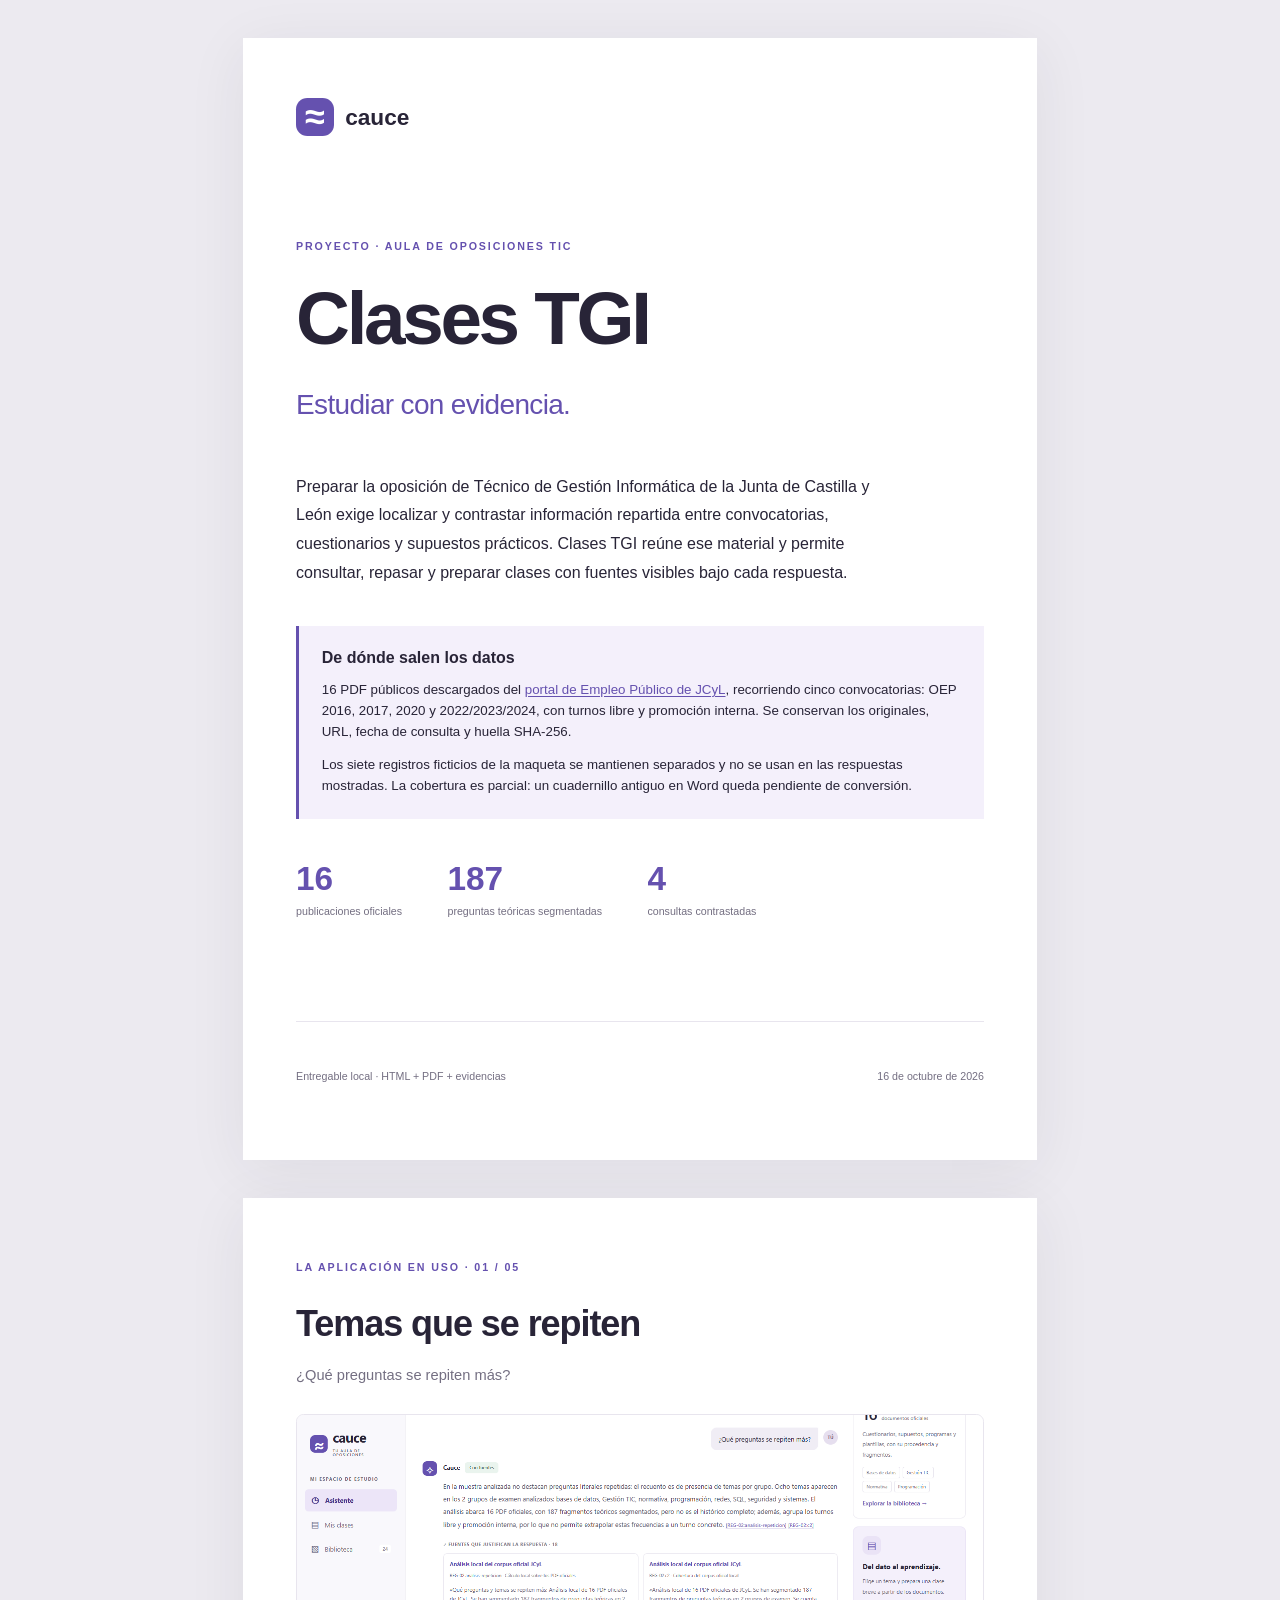
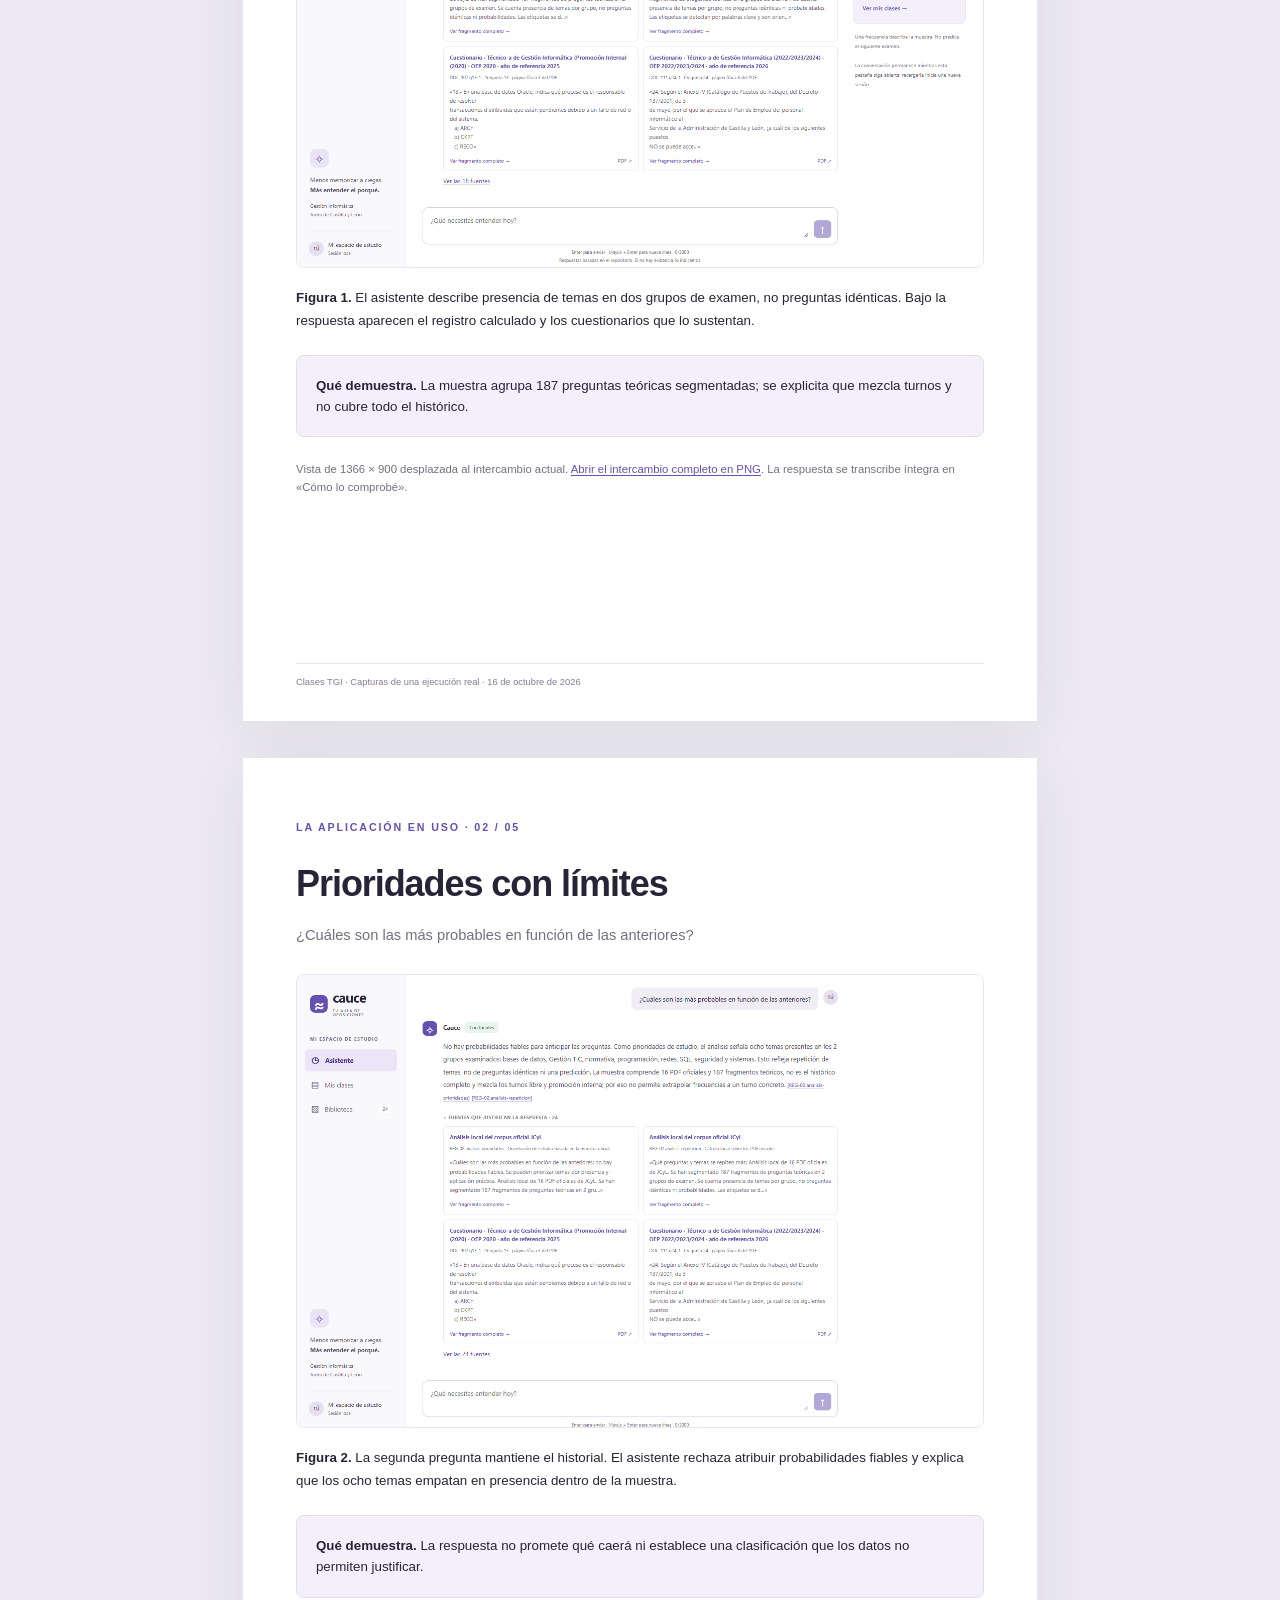
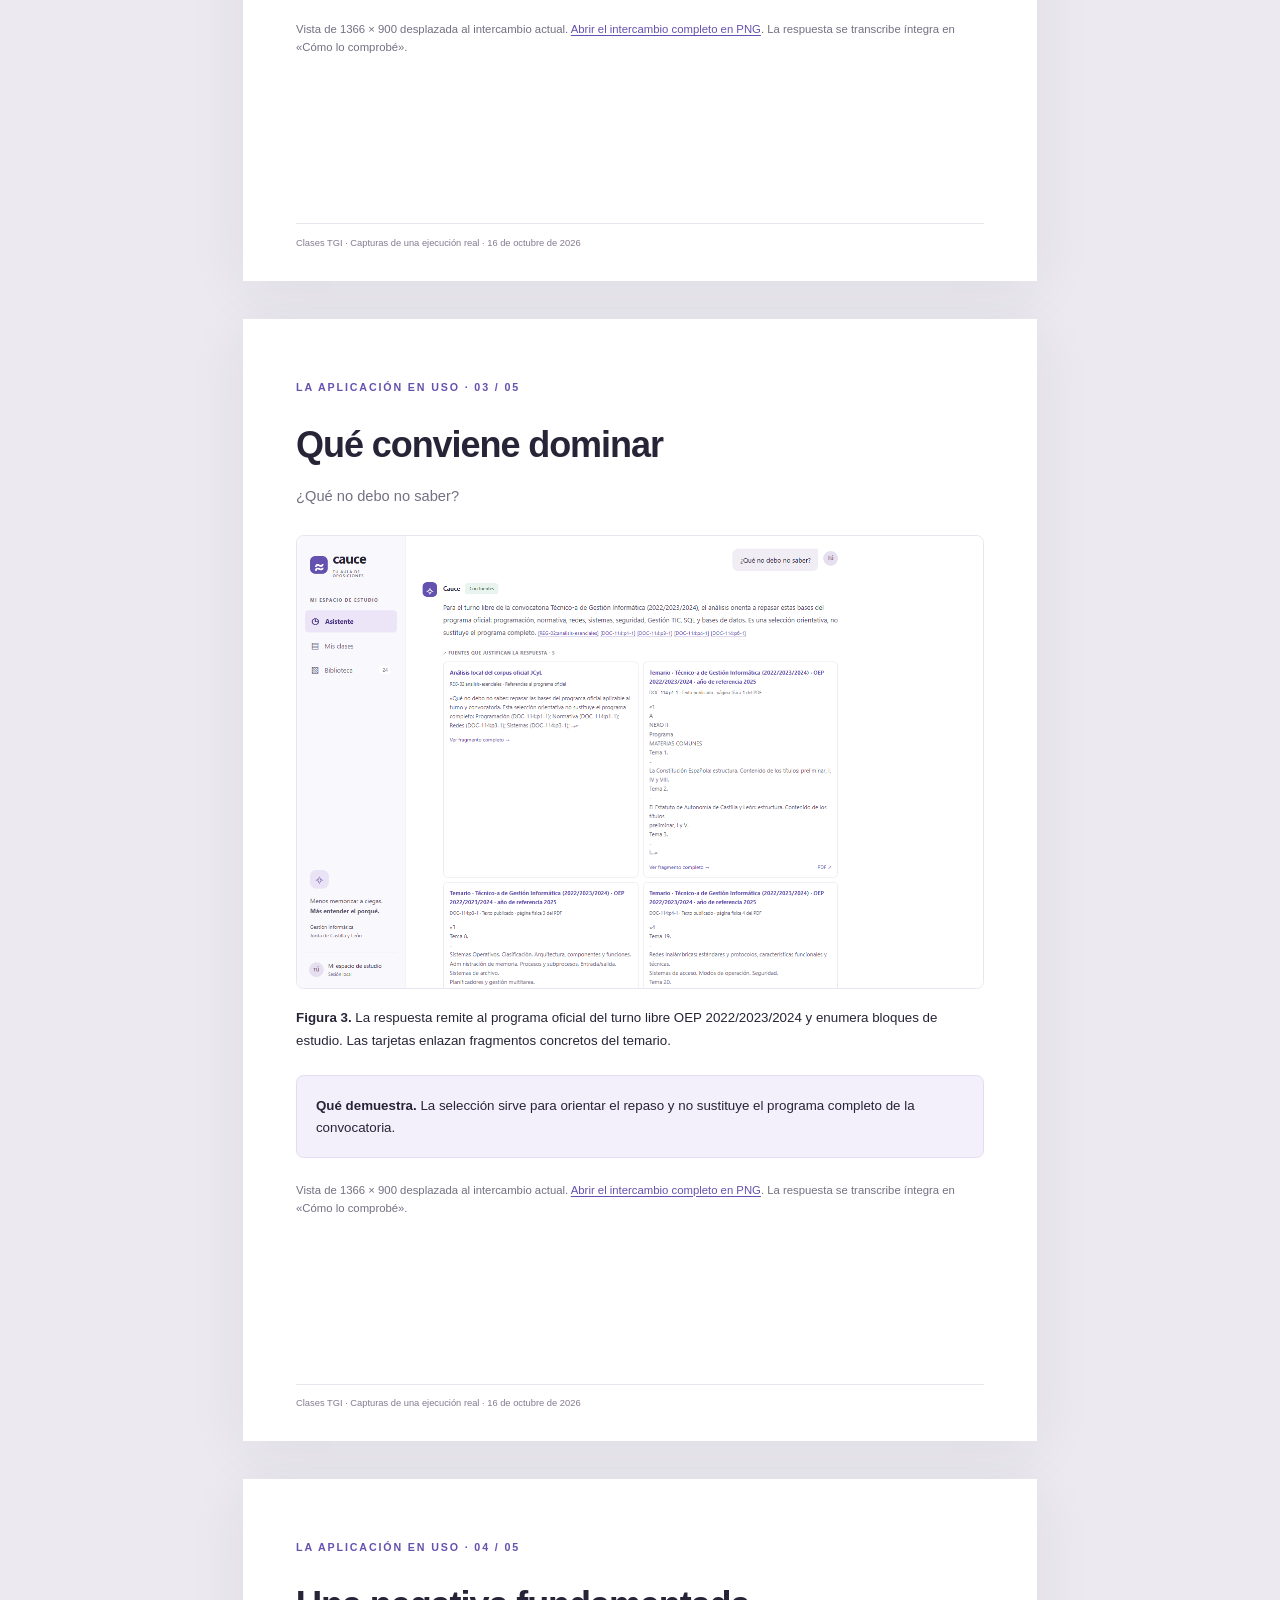
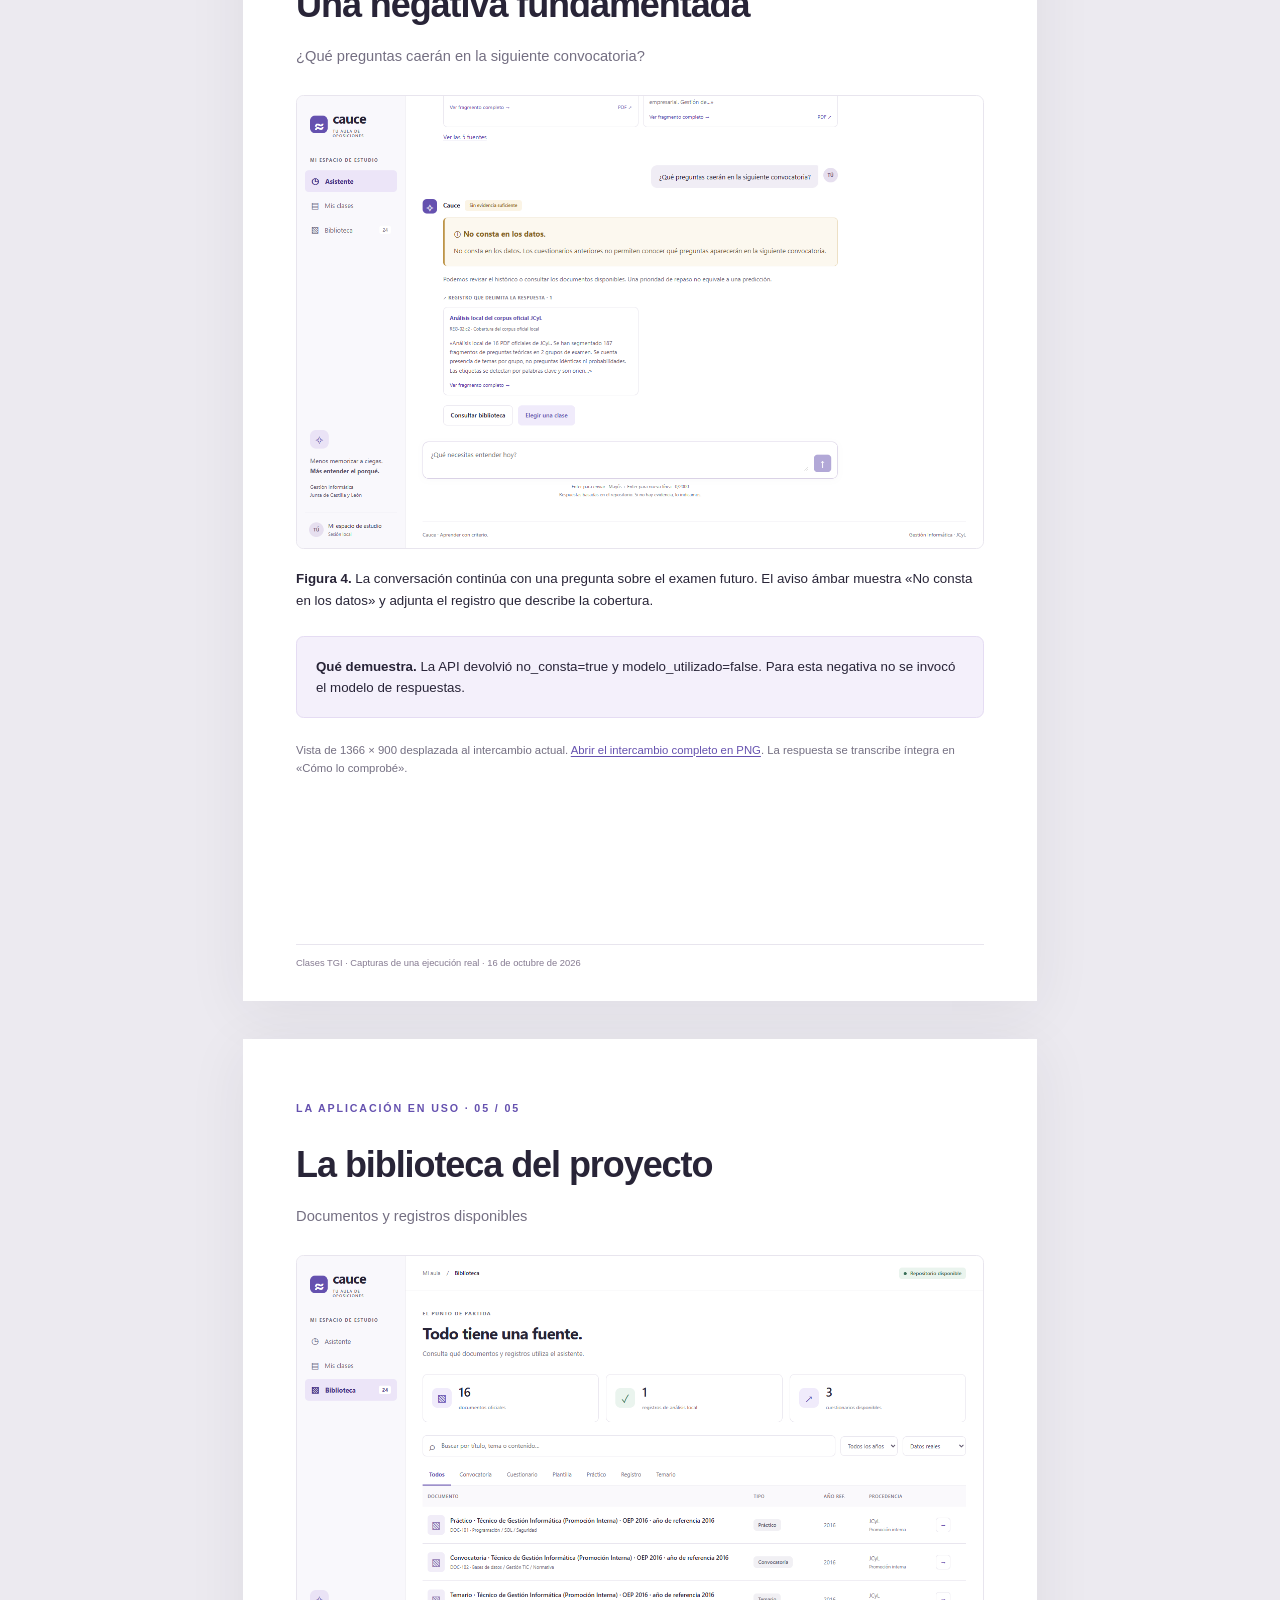
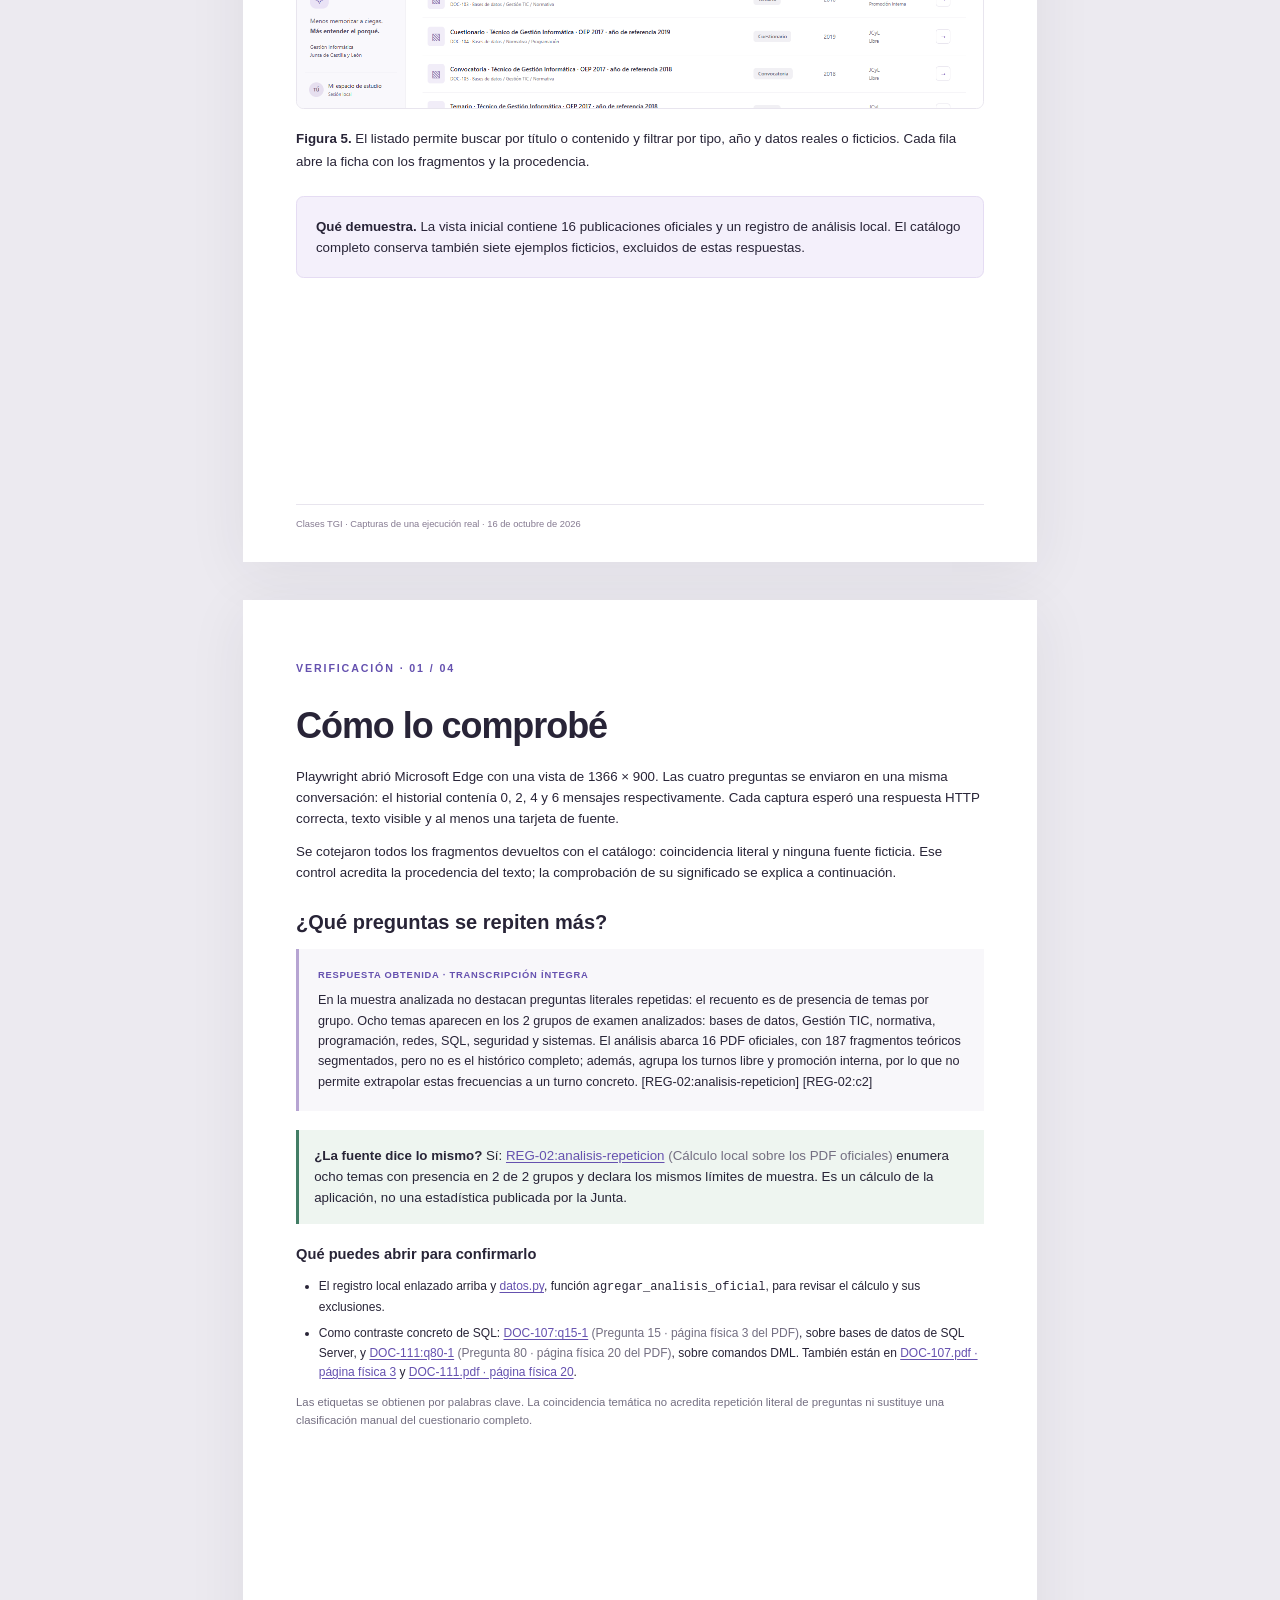
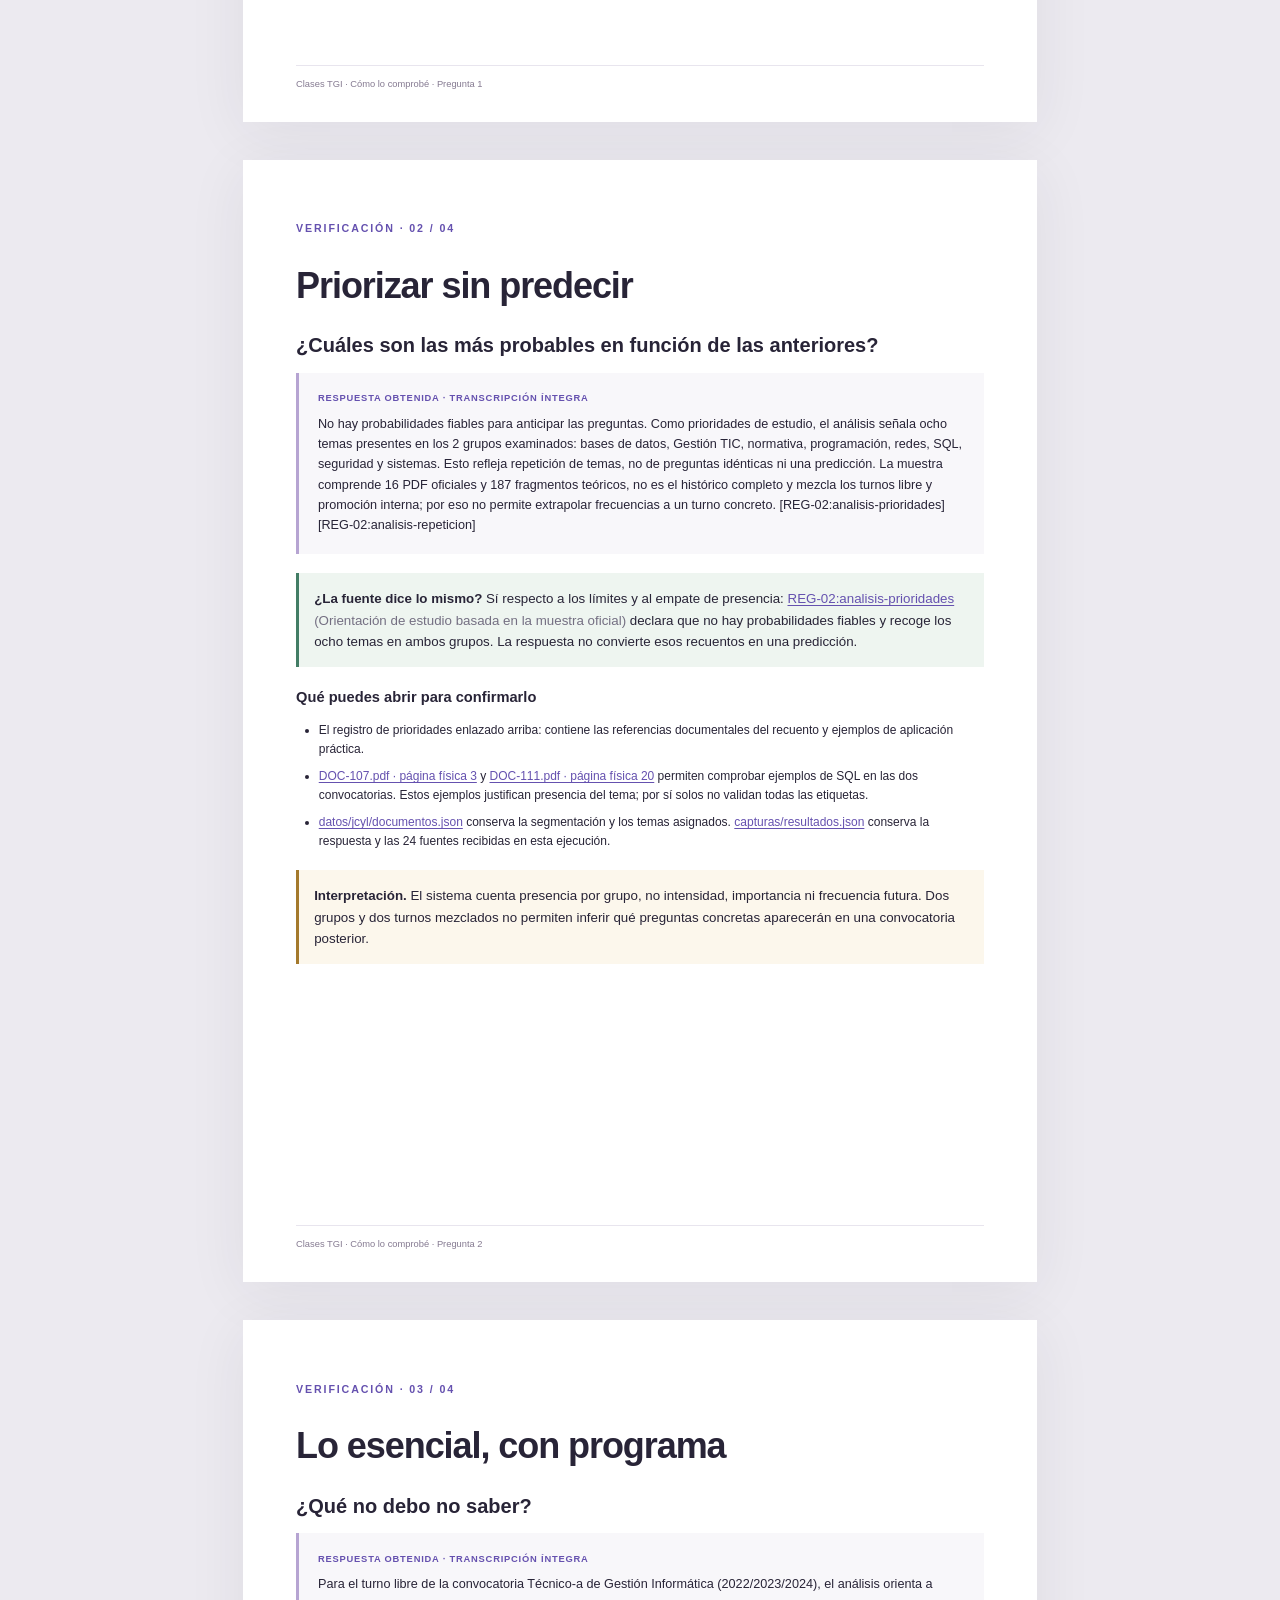
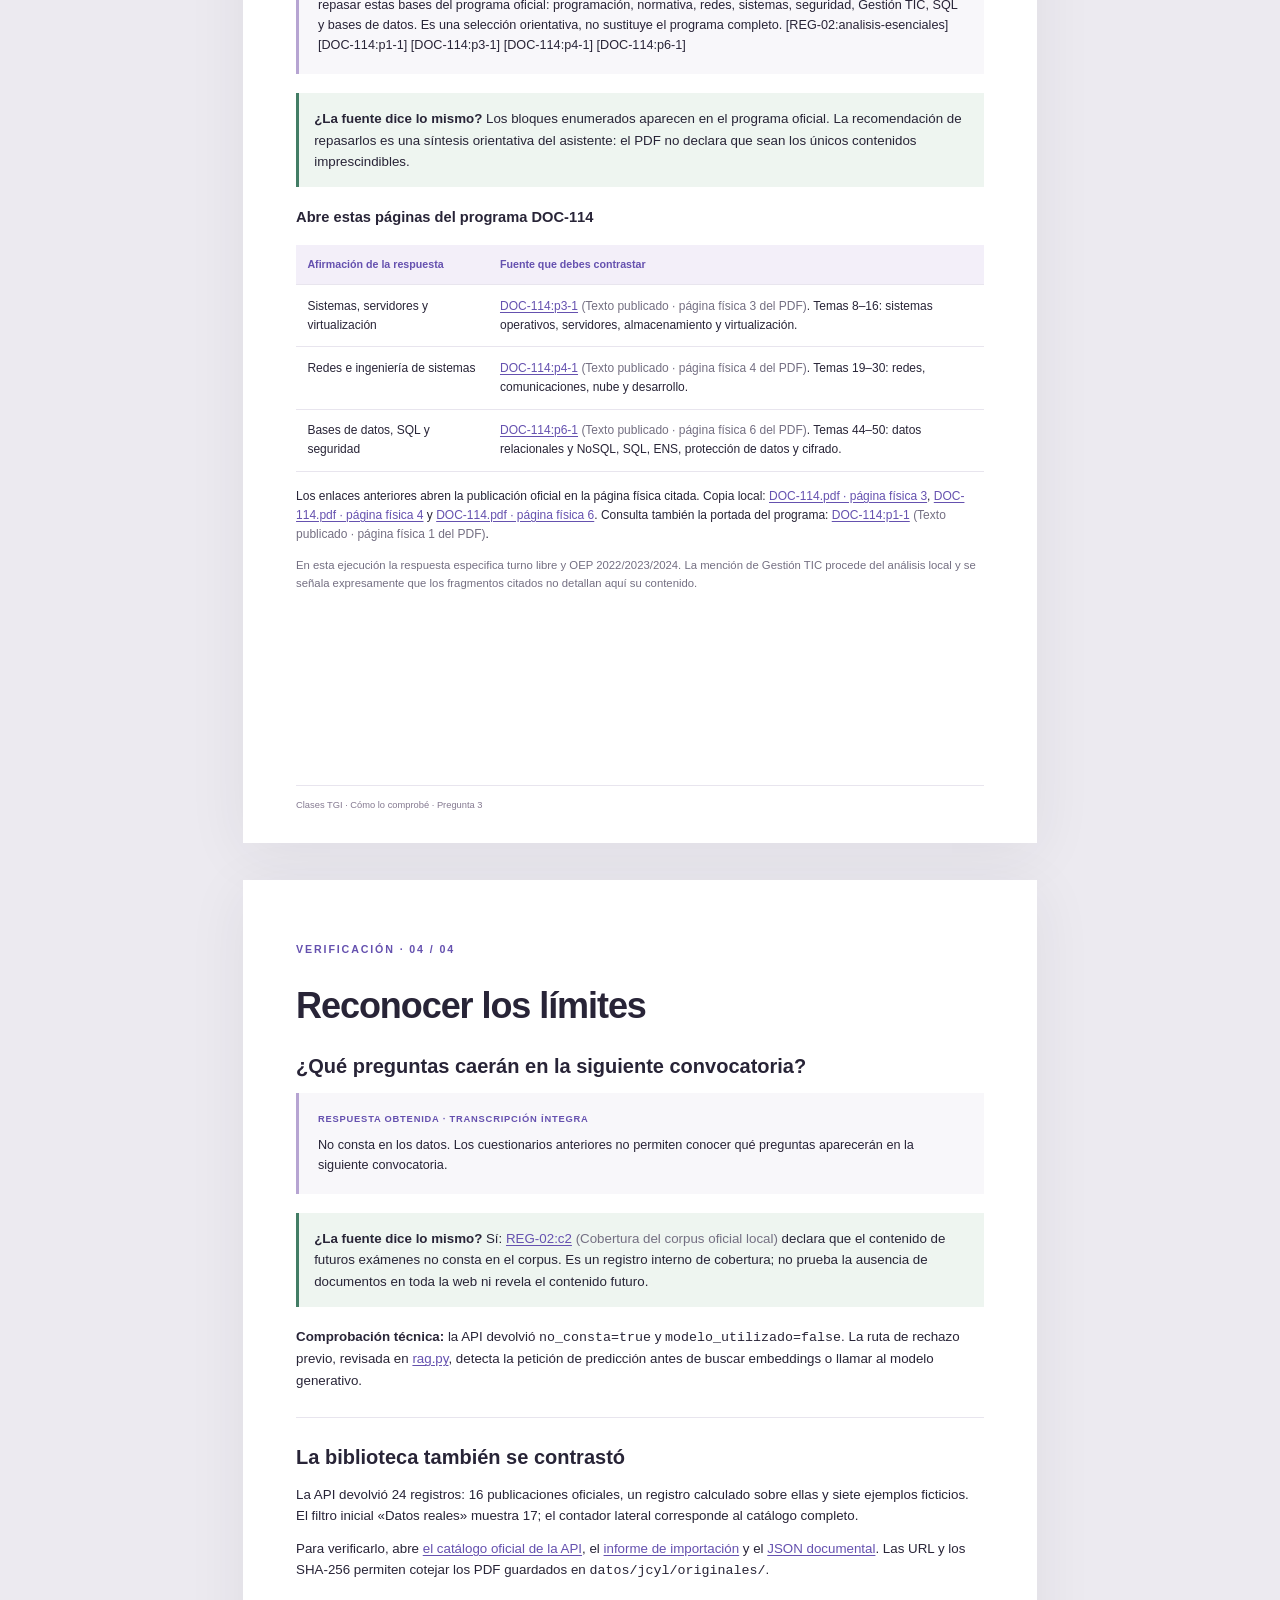
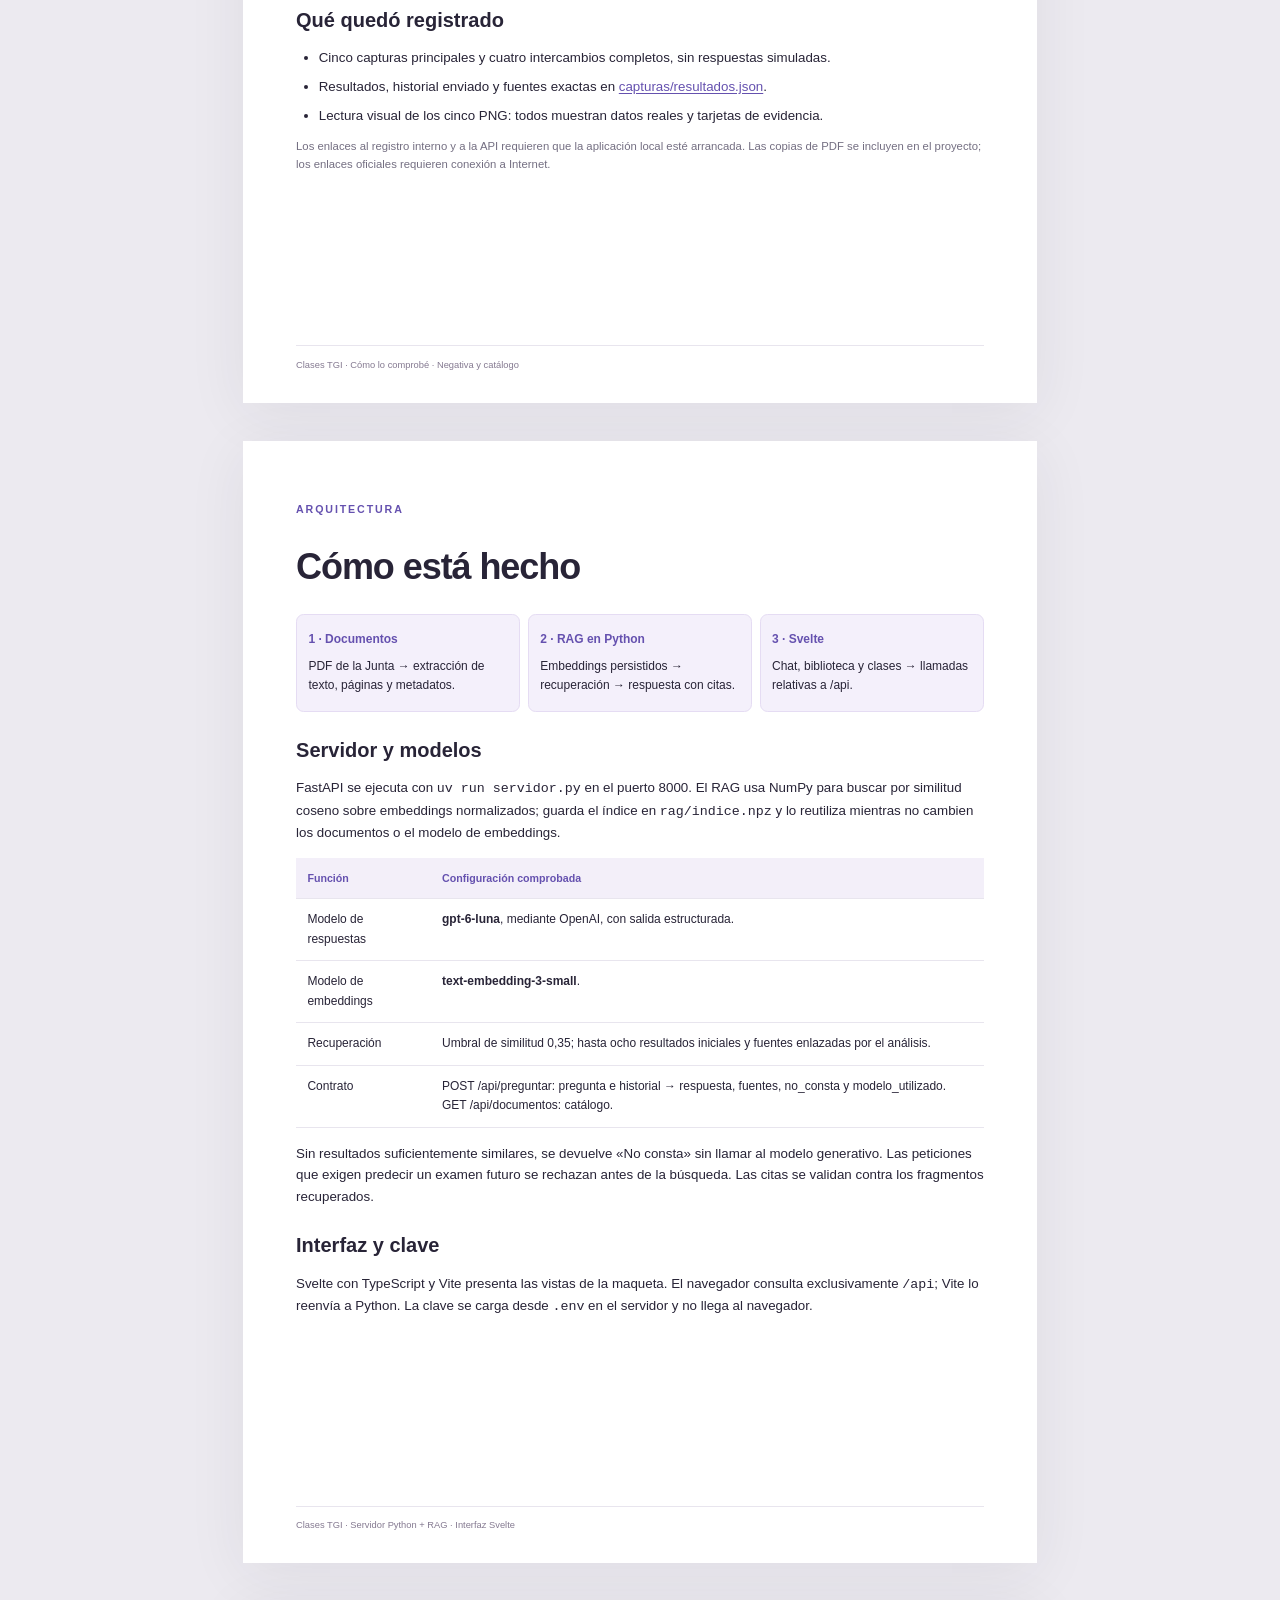
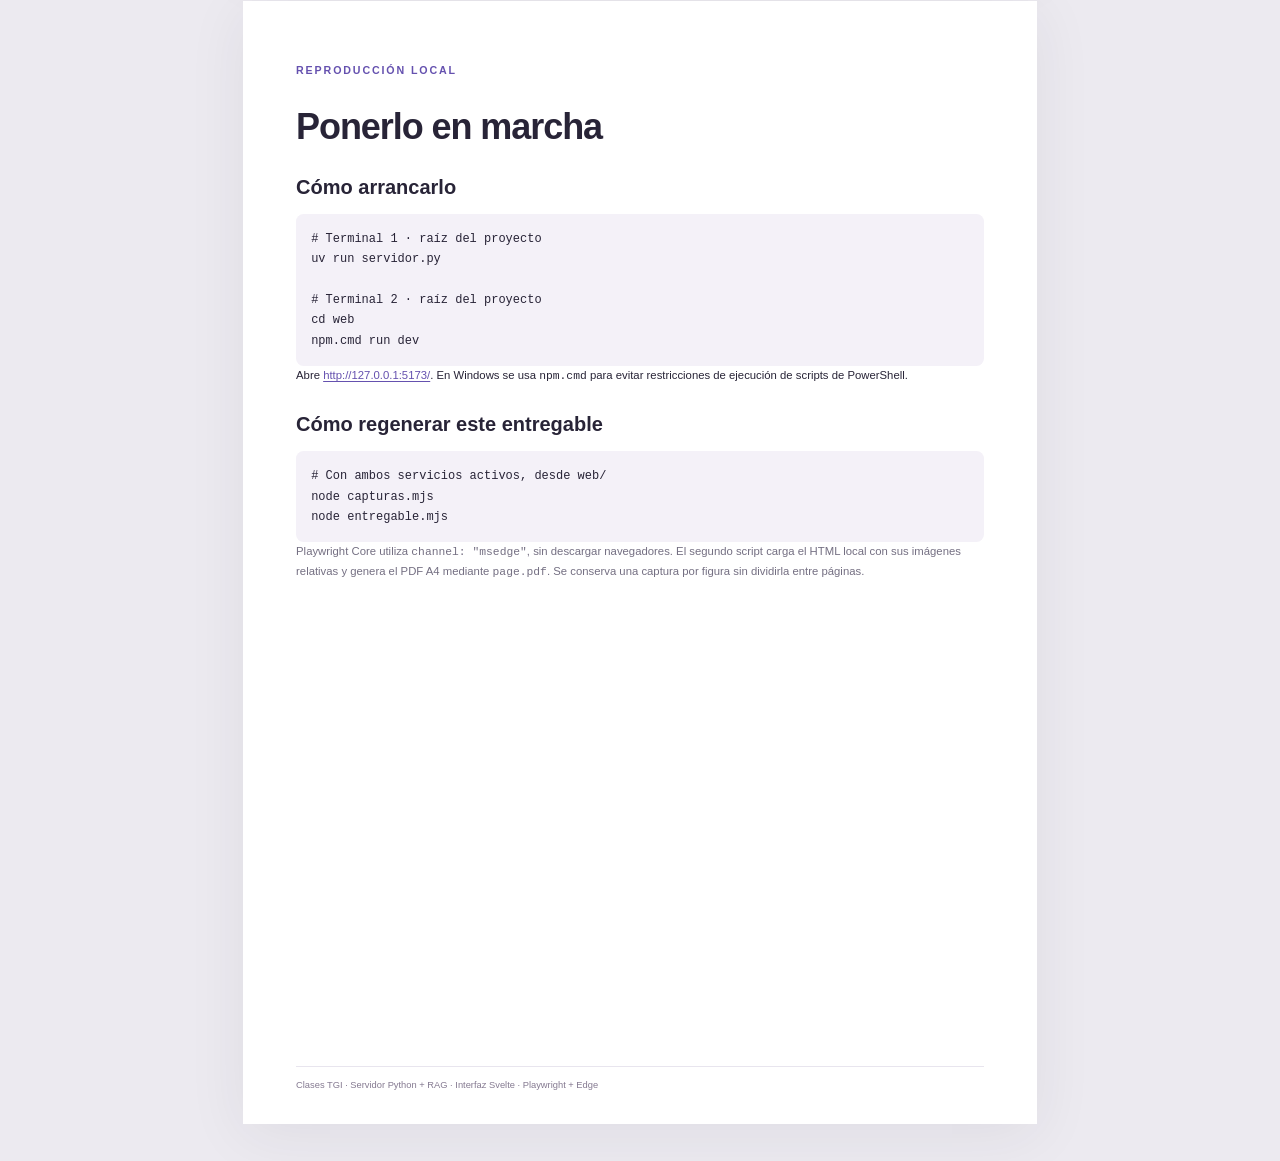
<file: entregable.html>
<!doctype html>
<html lang="es"><head><meta charset="utf-8"><meta name="viewport" content="width=device-width, initial-scale=1"><title>Clases TGI · Entregable</title>
<style>
@page{size:A4;margin:16mm 14mm}*{box-sizing:border-box}html{background:#eceaf0}body{margin:0;color:#282437;font-family:"Segoe UI",Arial,sans-serif;font-size:10pt;line-height:1.6;-webkit-print-color-adjust:exact;print-color-adjust:exact}main{max-width:210mm;margin:0 auto}.sheet{position:relative;background:white;padding:16mm 14mm 20mm;min-height:297mm;break-after:page}.sheet:last-child{break-after:auto}h1,h2,h3,p{margin:0}h1,h2,h3{line-height:1.2}h1{font-size:56pt;letter-spacing:-2.5pt;font-weight:650}h2{font-size:27pt;letter-spacing:-.8pt;margin:7mm 0 5mm}h3{font-size:15pt;margin:7mm 0 4mm;font-weight:650}h4{font-size:11pt;margin:5mm 0 2mm}p+p{margin-top:3mm}a{color:#6551af;text-decoration:underline;text-underline-offset:2px;overflow-wrap:anywhere}.muted{color:#746f82}.small{font-size:8.5pt}.kicker,.label{font-size:8pt;color:#6551af;letter-spacing:1.4pt;font-weight:700}.label{font-size:7pt;letter-spacing:.6pt;text-transform:uppercase;display:block;margin-bottom:2mm}.intro{font-size:11pt;color:#746f82;margin-bottom:7mm}.brand{display:flex;align-items:center;gap:3mm;font-size:17pt;font-weight:650}.brand span{background:#6551af;color:white;border-radius:3mm;width:10mm;height:10mm;text-align:center;line-height:10mm;font-size:27pt}.cover{display:flex;flex-direction:column}.cover .kicker{margin-top:27mm}.cover h1{margin:5mm 0}.cover .tagline{font-size:21pt;color:#6551af;margin-bottom:9mm;letter-spacing:-.5pt}.cover .problema{max-width:160mm;font-size:12pt;line-height:1.8}.data-box{border-left:1mm solid #6551af;background:#f4f0fb;padding:6mm;margin-top:10mm}.data-box h3{font-size:12pt;margin:0 0 3mm}.stats{display:flex;gap:12mm;margin-top:10mm}.stats strong{font-size:25pt;display:block;line-height:1.3;color:#6551af}.stats span{font-size:8pt;color:#746f82}.cover-bottom{margin-top:auto;padding-top:12mm;display:flex;justify-content:space-between;border-top:1px solid #e8e5ee;font-size:8pt;color:#746f82}.folio{position:absolute;bottom:8mm;left:14mm;right:14mm;color:#857a91;font-size:7pt;border-top:1px solid #e8e5ee;padding-top:3mm}figure{margin:0;break-inside:avoid;page-break-inside:avoid}figure img{display:block;width:100%;height:auto;border:1px solid #e8e5ee;border-radius:2mm;object-fit:contain;break-inside:avoid;page-break-inside:avoid}figcaption{font-size:10pt;margin-top:5mm;line-height:1.7}.nota{padding:5mm;background:#f4f0fb;border:1px solid #e5dcf3;border-radius:2mm;margin:6mm 0}.respuesta{padding:5mm;background:#f8f7fa;border-left:1mm solid #b6a4d2;margin:4mm 0;font-size:9.5pt;overflow-wrap:anywhere}.respuesta p{white-space:pre-wrap}.veredicto{border-left:1mm solid #427d65;background:#eef5f0;padding:4mm;margin:5mm 0}.veredicto.limite{border-color:#a4792c;background:#fcf7ec}ul,ol{padding-left:6mm;margin:3mm 0}li+li{margin-top:2mm}table{width:100%;border-collapse:collapse;margin:4mm 0;font-size:9pt}th{text-align:left;background:#f3eff9;color:#6551af;font-size:8pt}th,td{padding:3mm;border-bottom:1px solid #e8e5ee;vertical-align:top}tr{break-inside:avoid}.code{white-space:pre-wrap;background:#f4f1f8;padding:4mm;border-radius:2mm;font:9pt/1.7 Consolas,monospace}.pipeline{display:flex;gap:2mm;align-items:stretch;margin:7mm 0}.pipeline div{flex:1;padding:4mm 3mm;background:#f4f0fb;border:1px solid #e5dcf3;border-radius:2mm;font-size:9pt}.pipeline strong{display:block;color:#6551af;margin-bottom:2mm}.source-list{font-size:9pt}.rule{height:1px;background:#e8e5ee;margin:7mm 0}.tabla-evidencia td:first-child{width:28%}.print-note{font-size:8pt;color:#746f82;margin-top:5mm}
@media screen{.sheet{margin:10mm 0;box-shadow:0 3mm 15mm #28243712}}@media print{html{background:white}main{max-width:none}.sheet{padding:0 0 13mm;min-height:261mm;margin:0;box-shadow:none}.folio{left:0;right:0;bottom:0}.cover{min-height:261mm}a{color:#493487}}
</style></head><body><main>
<section class="sheet cover"><div class="brand"><span>≈</span> cauce</div><div class="kicker">PROYECTO · AULA DE OPOSICIONES TIC</div><h1>Clases TGI</h1><p class="tagline">Estudiar con evidencia.</p><p class="problema">Preparar la oposición de Técnico de Gestión Informática de la Junta de Castilla y León exige localizar y contrastar información repartida entre convocatorias, cuestionarios y supuestos prácticos. Clases TGI reúne ese material y permite consultar, repasar y preparar clases con fuentes visibles bajo cada respuesta.</p><div class="data-box"><h3>De dónde salen los datos</h3><p>16 PDF públicos descargados del <a href="https://empleopublico.jcyl.es/web/es/empleo-publico/convocatorias.html">portal de Empleo Público de JCyL</a>, recorriendo cinco convocatorias: OEP 2016, 2017, 2020 y 2022/2023/2024, con turnos libre y promoción interna. Se conservan los originales, URL, fecha de consulta y huella SHA-256.</p><p>Los siete registros ficticios de la maqueta se mantienen separados y no se usan en las respuestas mostradas. La cobertura es parcial: un cuadernillo antiguo en Word queda pendiente de conversión.</p></div><div class="stats"><div><strong>16</strong><span>publicaciones oficiales</span></div><div><strong>187</strong><span>preguntas teóricas segmentadas</span></div><div><strong>4</strong><span>consultas contrastadas</span></div></div><div class="cover-bottom"><span>Entregable local · HTML + PDF + evidencias</span><span>16 de octubre de 2026</span></div></section>
<section class="sheet pantalla"><div class="kicker">LA APLICACIÓN EN USO · 01 / 05</div><h2>Temas que se repiten</h2><p class="intro">¿Qué preguntas se repiten más?</p><figure><img src="capturas/01-repetidas.png" width="1366" height="900" alt="Temas que se repiten: captura real de la aplicación con datos del servidor"><figcaption><strong>Figura 1.</strong> El asistente describe presencia de temas en dos grupos de examen, no preguntas idénticas. Bajo la respuesta aparecen el registro calculado y los cuestionarios que lo sustentan.</figcaption></figure><div class="nota"><strong>Qué demuestra.</strong> La muestra agrupa 187 preguntas teóricas segmentadas; se explicita que mezcla turnos y no cubre todo el histórico.</div><p class="small muted">Vista de 1366 × 900 desplazada al intercambio actual. <a href="capturas/01-repetidas-completa.png">Abrir el intercambio completo en PNG</a>. La respuesta se transcribe íntegra en «Cómo lo comprobé».</p><div class="folio">Clases TGI · Capturas de una ejecución real · 16 de octubre de 2026</div></section>
<section class="sheet pantalla"><div class="kicker">LA APLICACIÓN EN USO · 02 / 05</div><h2>Prioridades con límites</h2><p class="intro">¿Cuáles son las más probables en función de las anteriores?</p><figure><img src="capturas/02-probables.png" width="1366" height="900" alt="Prioridades con límites: captura real de la aplicación con datos del servidor"><figcaption><strong>Figura 2.</strong> La segunda pregunta mantiene el historial. El asistente rechaza atribuir probabilidades fiables y explica que los ocho temas empatan en presencia dentro de la muestra.</figcaption></figure><div class="nota"><strong>Qué demuestra.</strong> La respuesta no promete qué caerá ni establece una clasificación que los datos no permiten justificar.</div><p class="small muted">Vista de 1366 × 900 desplazada al intercambio actual. <a href="capturas/02-probables-completa.png">Abrir el intercambio completo en PNG</a>. La respuesta se transcribe íntegra en «Cómo lo comprobé».</p><div class="folio">Clases TGI · Capturas de una ejecución real · 16 de octubre de 2026</div></section>
<section class="sheet pantalla"><div class="kicker">LA APLICACIÓN EN USO · 03 / 05</div><h2>Qué conviene dominar</h2><p class="intro">¿Qué no debo no saber?</p><figure><img src="capturas/03-imprescindibles.png" width="1366" height="900" alt="Qué conviene dominar: captura real de la aplicación con datos del servidor"><figcaption><strong>Figura 3.</strong> La respuesta remite al programa oficial del turno libre OEP 2022/2023/2024 y enumera bloques de estudio. Las tarjetas enlazan fragmentos concretos del temario.</figcaption></figure><div class="nota"><strong>Qué demuestra.</strong> La selección sirve para orientar el repaso y no sustituye el programa completo de la convocatoria.</div><p class="small muted">Vista de 1366 × 900 desplazada al intercambio actual. <a href="capturas/03-imprescindibles-completa.png">Abrir el intercambio completo en PNG</a>. La respuesta se transcribe íntegra en «Cómo lo comprobé».</p><div class="folio">Clases TGI · Capturas de una ejecución real · 16 de octubre de 2026</div></section>
<section class="sheet pantalla"><div class="kicker">LA APLICACIÓN EN USO · 04 / 05</div><h2>Una negativa fundamentada</h2><p class="intro">¿Qué preguntas caerán en la siguiente convocatoria?</p><figure><img src="capturas/04-no-consta.png" width="1366" height="900" alt="Una negativa fundamentada: captura real de la aplicación con datos del servidor"><figcaption><strong>Figura 4.</strong> La conversación continúa con una pregunta sobre el examen futuro. El aviso ámbar muestra «No consta en los datos» y adjunta el registro que describe la cobertura.</figcaption></figure><div class="nota"><strong>Qué demuestra.</strong> La API devolvió no_consta=true y modelo_utilizado=false. Para esta negativa no se invocó el modelo de respuestas.</div><p class="small muted">Vista de 1366 × 900 desplazada al intercambio actual. <a href="capturas/04-no-consta-completa.png">Abrir el intercambio completo en PNG</a>. La respuesta se transcribe íntegra en «Cómo lo comprobé».</p><div class="folio">Clases TGI · Capturas de una ejecución real · 16 de octubre de 2026</div></section>
<section class="sheet pantalla"><div class="kicker">LA APLICACIÓN EN USO · 05 / 05</div><h2>La biblioteca del proyecto</h2><p class="intro">Documentos y registros disponibles</p><figure><img src="capturas/05-documentos.png" width="1366" height="900" alt="La biblioteca del proyecto: captura real de la aplicación con datos del servidor"><figcaption><strong>Figura 5.</strong> El listado permite buscar por título o contenido y filtrar por tipo, año y datos reales o ficticios. Cada fila abre la ficha con los fragmentos y la procedencia.</figcaption></figure><div class="nota"><strong>Qué demuestra.</strong> La vista inicial contiene 16 publicaciones oficiales y un registro de análisis local. El catálogo completo conserva también siete ejemplos ficticios, excluidos de estas respuestas.</div><div class="folio">Clases TGI · Capturas de una ejecución real · 16 de octubre de 2026</div></section>
<section class="sheet"><div class="kicker">VERIFICACIÓN · 01 / 04</div><h2>Cómo lo comprobé</h2><p>Playwright abrió Microsoft Edge con una vista de 1366 × 900. Las cuatro preguntas se enviaron en una misma conversación: el historial contenía 0, 2, 4 y 6 mensajes respectivamente. Cada captura esperó una respuesta HTTP correcta, texto visible y al menos una tarjeta de fuente.</p><p>Se cotejaron todos los fragmentos devueltos con el catálogo: coincidencia literal y ninguna fuente ficticia. Ese control acredita la procedencia del texto; la comprobación de su significado se explica a continuación.</p><h3>¿Qué preguntas se repiten más?</h3><div class="respuesta"><span class="label">Respuesta obtenida · transcripción íntegra</span><p>En la muestra analizada no destacan preguntas literales repetidas: el recuento es de presencia de temas por grupo. Ocho temas aparecen en los 2 grupos de examen analizados: bases de datos, Gestión TIC, normativa, programación, redes, SQL, seguridad y sistemas. El análisis abarca 16 PDF oficiales, con 187 fragmentos teóricos segmentados, pero no es el histórico completo; además, agrupa los turnos libre y promoción interna, por lo que no permite extrapolar estas frecuencias a un turno concreto. [REG-02:analisis-repeticion] [REG-02:c2]</p></div><div class="veredicto"><strong>¿La fuente dice lo mismo?</strong> Sí: <a href="http://127.0.0.1:5173/#/documentos/REG-02/analisis-repeticion">REG-02:analisis-repeticion</a> <span class="muted">(Cálculo local sobre los PDF oficiales)</span> enumera ocho temas con presencia en 2 de 2 grupos y declara los mismos límites de muestra. Es un cálculo de la aplicación, no una estadística publicada por la Junta.</div><h4>Qué puedes abrir para confirmarlo</h4><ul class="source-list"><li>El registro local enlazado arriba y <a href="src/cauce_oposiciones/datos.py">datos.py</a>, función <code>agregar_analisis_oficial</code>, para revisar el cálculo y sus exclusiones.</li><li>Como contraste concreto de SQL: <a href="https://empleopublico.jcyl.es/web/jcyl/binarios/348/798/Cuestionario%20preguntas%20examen.pdf?blobheader=application%2Fpdf%3Bcharset%3DUTF-8&amp;blobheadername1=Cache-Control&amp;blobheadername2=Expires&amp;blobheadername3=Site&amp;blobheadervalue1=no-store%2Cno-cache%2Cmust-revalidate&amp;blobheadervalue2=0&amp;blobheadervalue3=Portal_Informador&amp;blobnocache=true#page=3">DOC-107:q15-1</a> <span class="muted">(Pregunta 15 · página física 3 del PDF)</span>, sobre bases de datos de SQL Server, y <a href="https://empleopublico.jcyl.es/web/jcyl/binarios/332/521/CUADERNILLO_FINAL_TEST.pdf?blobheader=application%2Fpdf%3Bcharset%3DUTF-8&amp;blobheadername1=Cache-Control&amp;blobheadername2=Expires&amp;blobheadername3=Site&amp;blobheadervalue1=no-store%2Cno-cache%2Cmust-revalidate&amp;blobheadervalue2=0&amp;blobheadervalue3=Portal_Informador&amp;blobnocache=true#page=20">DOC-111:q80-1</a> <span class="muted">(Pregunta 80 · página física 20 del PDF)</span>, sobre comandos DML. También están en <a href="datos/jcyl/originales/DOC-107.pdf#page=3">DOC-107.pdf · página física 3</a> y <a href="datos/jcyl/originales/DOC-111.pdf#page=20">DOC-111.pdf · página física 20</a>.</li></ul><p class="small muted">Las etiquetas se obtienen por palabras clave. La coincidencia temática no acredita repetición literal de preguntas ni sustituye una clasificación manual del cuestionario completo.</p><div class="folio">Clases TGI · Cómo lo comprobé · Pregunta 1</div></section>
<section class="sheet"><div class="kicker">VERIFICACIÓN · 02 / 04</div><h2>Priorizar sin predecir</h2><h3>¿Cuáles son las más probables en función de las anteriores?</h3><div class="respuesta"><span class="label">Respuesta obtenida · transcripción íntegra</span><p>No hay probabilidades fiables para anticipar las preguntas. Como prioridades de estudio, el análisis señala ocho temas presentes en los 2 grupos examinados: bases de datos, Gestión TIC, normativa, programación, redes, SQL, seguridad y sistemas. Esto refleja repetición de temas, no de preguntas idénticas ni una predicción. La muestra comprende 16 PDF oficiales y 187 fragmentos teóricos, no es el histórico completo y mezcla los turnos libre y promoción interna; por eso no permite extrapolar frecuencias a un turno concreto. [REG-02:analisis-prioridades] [REG-02:analisis-repeticion]</p></div><div class="veredicto"><strong>¿La fuente dice lo mismo?</strong> Sí respecto a los límites y al empate de presencia: <a href="http://127.0.0.1:5173/#/documentos/REG-02/analisis-prioridades">REG-02:analisis-prioridades</a> <span class="muted">(Orientación de estudio basada en la muestra oficial)</span> declara que no hay probabilidades fiables y recoge los ocho temas en ambos grupos. La respuesta no convierte esos recuentos en una predicción.</div><h4>Qué puedes abrir para confirmarlo</h4><ul class="source-list"><li>El registro de prioridades enlazado arriba: contiene las referencias documentales del recuento y ejemplos de aplicación práctica.</li><li><a href="datos/jcyl/originales/DOC-107.pdf#page=3">DOC-107.pdf · página física 3</a> y <a href="datos/jcyl/originales/DOC-111.pdf#page=20">DOC-111.pdf · página física 20</a> permiten comprobar ejemplos de SQL en las dos convocatorias. Estos ejemplos justifican presencia del tema; por sí solos no validan todas las etiquetas.</li><li><a href="datos/jcyl/documentos.json">datos/jcyl/documentos.json</a> conserva la segmentación y los temas asignados. <a href="capturas/resultados.json">capturas/resultados.json</a> conserva la respuesta y las 24 fuentes recibidas en esta ejecución.</li></ul><div class="veredicto limite"><strong>Interpretación.</strong> El sistema cuenta presencia por grupo, no intensidad, importancia ni frecuencia futura. Dos grupos y dos turnos mezclados no permiten inferir qué preguntas concretas aparecerán en una convocatoria posterior.</div><div class="folio">Clases TGI · Cómo lo comprobé · Pregunta 2</div></section>
<section class="sheet"><div class="kicker">VERIFICACIÓN · 03 / 04</div><h2>Lo esencial, con programa</h2><h3>¿Qué no debo no saber?</h3><div class="respuesta"><span class="label">Respuesta obtenida · transcripción íntegra</span><p>Para el turno libre de la convocatoria Técnico-a de Gestión Informática (2022/2023/2024), el análisis orienta a repasar estas bases del programa oficial: programación, normativa, redes, sistemas, seguridad, Gestión TIC, SQL y bases de datos. Es una selección orientativa, no sustituye el programa completo. [REG-02:analisis-esenciales] [DOC-114:p1-1] [DOC-114:p3-1] [DOC-114:p4-1] [DOC-114:p6-1]</p></div><div class="veredicto"><strong>¿La fuente dice lo mismo?</strong> Los bloques enumerados aparecen en el programa oficial. La recomendación de repasarlos es una síntesis orientativa del asistente: el PDF no declara que sean los únicos contenidos imprescindibles.</div><h4>Abre estas páginas del programa DOC-114</h4><table class="tabla-evidencia"><thead><tr><th>Afirmación de la respuesta</th><th>Fuente que debes contrastar</th></tr></thead><tbody><tr><td>Sistemas, servidores y virtualización</td><td><a href="https://empleopublico.jcyl.es/web/jcyl/binarios/918/426/ANEXO%20II%20PROGRAMA%20TG%20Informatica,0.pdf?blobheader=application%2Fpdf%3Bcharset%3DUTF-8&amp;blobheadername1=Cache-Control&amp;blobheadername2=Expires&amp;blobheadername3=Site&amp;blobheadervalue1=no-store%2Cno-cache%2Cmust-revalidate&amp;blobheadervalue2=0&amp;blobheadervalue3=Portal_Informador&amp;blobnocache=true#page=3">DOC-114:p3-1</a> <span class="muted">(Texto publicado · página física 3 del PDF)</span>. Temas 8–16: sistemas operativos, servidores, almacenamiento y virtualización.</td></tr><tr><td>Redes e ingeniería de sistemas</td><td><a href="https://empleopublico.jcyl.es/web/jcyl/binarios/918/426/ANEXO%20II%20PROGRAMA%20TG%20Informatica,0.pdf?blobheader=application%2Fpdf%3Bcharset%3DUTF-8&amp;blobheadername1=Cache-Control&amp;blobheadername2=Expires&amp;blobheadername3=Site&amp;blobheadervalue1=no-store%2Cno-cache%2Cmust-revalidate&amp;blobheadervalue2=0&amp;blobheadervalue3=Portal_Informador&amp;blobnocache=true#page=4">DOC-114:p4-1</a> <span class="muted">(Texto publicado · página física 4 del PDF)</span>. Temas 19–30: redes, comunicaciones, nube y desarrollo.</td></tr><tr><td>Bases de datos, SQL y seguridad</td><td><a href="https://empleopublico.jcyl.es/web/jcyl/binarios/918/426/ANEXO%20II%20PROGRAMA%20TG%20Informatica,0.pdf?blobheader=application%2Fpdf%3Bcharset%3DUTF-8&amp;blobheadername1=Cache-Control&amp;blobheadername2=Expires&amp;blobheadername3=Site&amp;blobheadervalue1=no-store%2Cno-cache%2Cmust-revalidate&amp;blobheadervalue2=0&amp;blobheadervalue3=Portal_Informador&amp;blobnocache=true#page=6">DOC-114:p6-1</a> <span class="muted">(Texto publicado · página física 6 del PDF)</span>. Temas 44–50: datos relacionales y NoSQL, SQL, ENS, protección de datos y cifrado.</td></tr></tbody></table><p class="source-list">Los enlaces anteriores abren la publicación oficial en la página física citada. Copia local: <a href="datos/jcyl/originales/DOC-114.pdf#page=3">DOC-114.pdf · página física 3</a>, <a href="datos/jcyl/originales/DOC-114.pdf#page=4">DOC-114.pdf · página física 4</a> y <a href="datos/jcyl/originales/DOC-114.pdf#page=6">DOC-114.pdf · página física 6</a>. Consulta también la portada del programa: <a href="https://empleopublico.jcyl.es/web/jcyl/binarios/918/426/ANEXO%20II%20PROGRAMA%20TG%20Informatica,0.pdf?blobheader=application%2Fpdf%3Bcharset%3DUTF-8&amp;blobheadername1=Cache-Control&amp;blobheadername2=Expires&amp;blobheadername3=Site&amp;blobheadervalue1=no-store%2Cno-cache%2Cmust-revalidate&amp;blobheadervalue2=0&amp;blobheadervalue3=Portal_Informador&amp;blobnocache=true#page=1">DOC-114:p1-1</a> <span class="muted">(Texto publicado · página física 1 del PDF)</span>.</p><p class="small muted">En esta ejecución la respuesta especifica turno libre y OEP 2022/2023/2024. La mención de Gestión TIC procede del análisis local y se señala expresamente que los fragmentos citados no detallan aquí su contenido.</p><div class="folio">Clases TGI · Cómo lo comprobé · Pregunta 3</div></section>
<section class="sheet"><div class="kicker">VERIFICACIÓN · 04 / 04</div><h2>Reconocer los límites</h2><h3>¿Qué preguntas caerán en la siguiente convocatoria?</h3><div class="respuesta"><span class="label">Respuesta obtenida · transcripción íntegra</span><p>No consta en los datos. Los cuestionarios anteriores no permiten conocer qué preguntas aparecerán en la siguiente convocatoria.</p></div><div class="veredicto"><strong>¿La fuente dice lo mismo?</strong> Sí: <a href="http://127.0.0.1:5173/#/documentos/REG-02/c2">REG-02:c2</a> <span class="muted">(Cobertura del corpus oficial local)</span> declara que el contenido de futuros exámenes no consta en el corpus. Es un registro interno de cobertura; no prueba la ausencia de documentos en toda la web ni revela el contenido futuro.</div><p><strong>Comprobación técnica:</strong> la API devolvió <code>no_consta=true</code> y <code>modelo_utilizado=false</code>. La ruta de rechazo previo, revisada en <a href="src/cauce_oposiciones/rag.py">rag.py</a>, detecta la petición de predicción antes de buscar embeddings o llamar al modelo generativo.</p><div class="rule"></div><h3>La biblioteca también se contrastó</h3><p>La API devolvió 24 registros: 16 publicaciones oficiales, un registro calculado sobre ellas y siete ejemplos ficticios. El filtro inicial «Datos reales» muestra 17; el contador lateral corresponde al catálogo completo.</p><p>Para verificarlo, abre <a href="http://127.0.0.1:5173/api/documentos?ficticio=false&amp;origen=JCyL">el catálogo oficial de la API</a>, el <a href="datos/jcyl/informe_importacion.json">informe de importación</a> y el <a href="datos/jcyl/documentos.json">JSON documental</a>. Las URL y los SHA-256 permiten cotejar los PDF guardados en <code>datos/jcyl/originales/</code>.</p><h3>Qué quedó registrado</h3><ul><li>Cinco capturas principales y cuatro intercambios completos, sin respuestas simuladas.</li><li>Resultados, historial enviado y fuentes exactas en <a href="capturas/resultados.json">capturas/resultados.json</a>.</li><li>Lectura visual de los cinco PNG: todos muestran datos reales y tarjetas de evidencia.</li></ul><p class="small muted">Los enlaces al registro interno y a la API requieren que la aplicación local esté arrancada. Las copias de PDF se incluyen en el proyecto; los enlaces oficiales requieren conexión a Internet.</p><div class="folio">Clases TGI · Cómo lo comprobé · Negativa y catálogo</div></section>
<section class="sheet"><div class="kicker">ARQUITECTURA</div><h2>Cómo está hecho</h2><div class="pipeline"><div><strong>1 · Documentos</strong>PDF de la Junta → extracción de texto, páginas y metadatos.</div><div><strong>2 · RAG en Python</strong>Embeddings persistidos → recuperación → respuesta con citas.</div><div><strong>3 · Svelte</strong>Chat, biblioteca y clases → llamadas relativas a /api.</div></div><h3>Servidor y modelos</h3><p>FastAPI se ejecuta con <code>uv run servidor.py</code> en el puerto 8000. El RAG usa NumPy para buscar por similitud coseno sobre embeddings normalizados; guarda el índice en <code>rag/indice.npz</code> y lo reutiliza mientras no cambien los documentos o el modelo de embeddings.</p><table><thead><tr><th>Función</th><th>Configuración comprobada</th></tr></thead><tbody><tr><td>Modelo de respuestas</td><td><strong>gpt-6-luna</strong>, mediante OpenAI, con salida estructurada.</td></tr><tr><td>Modelo de embeddings</td><td><strong>text-embedding-3-small</strong>.</td></tr><tr><td>Recuperación</td><td>Umbral de similitud 0,35; hasta ocho resultados iniciales y fuentes enlazadas por el análisis.</td></tr><tr><td>Contrato</td><td>POST /api/preguntar: pregunta e historial → respuesta, fuentes, no_consta y modelo_utilizado. GET /api/documentos: catálogo.</td></tr></tbody></table><p>Sin resultados suficientemente similares, se devuelve «No consta» sin llamar al modelo generativo. Las peticiones que exigen predecir un examen futuro se rechazan antes de la búsqueda. Las citas se validan contra los fragmentos recuperados.</p><h3>Interfaz y clave</h3><p>Svelte con TypeScript y Vite presenta las vistas de la maqueta. El navegador consulta exclusivamente <code>/api</code>; Vite lo reenvía a Python. La clave se carga desde <code>.env</code> en el servidor y no llega al navegador.</p><div class="folio">Clases TGI · Servidor Python + RAG · Interfaz Svelte</div></section>
<section class="sheet"><div class="kicker">REPRODUCCIÓN LOCAL</div><h2>Ponerlo en marcha</h2><h3>Cómo arrancarlo</h3><div class="code"># Terminal 1 · raíz del proyecto
uv run servidor.py

# Terminal 2 · raíz del proyecto
cd web
npm.cmd run dev</div><p class="small">Abre <a href="http://127.0.0.1:5173/">http://127.0.0.1:5173/</a>. En Windows se usa <code>npm.cmd</code> para evitar restricciones de ejecución de scripts de PowerShell.</p><h3>Cómo regenerar este entregable</h3><div class="code"># Con ambos servicios activos, desde web/
node capturas.mjs
node entregable.mjs</div><p class="small muted">Playwright Core utiliza <code>channel: "msedge"</code>, sin descargar navegadores. El segundo script carga el HTML local con sus imágenes relativas y genera el PDF A4 mediante <code>page.pdf</code>. Se conserva una captura por figura sin dividirla entre páginas.</p><div class="folio">Clases TGI · Servidor Python + RAG · Interfaz Svelte · Playwright + Edge</div></section>
</main></body></html>
</file>
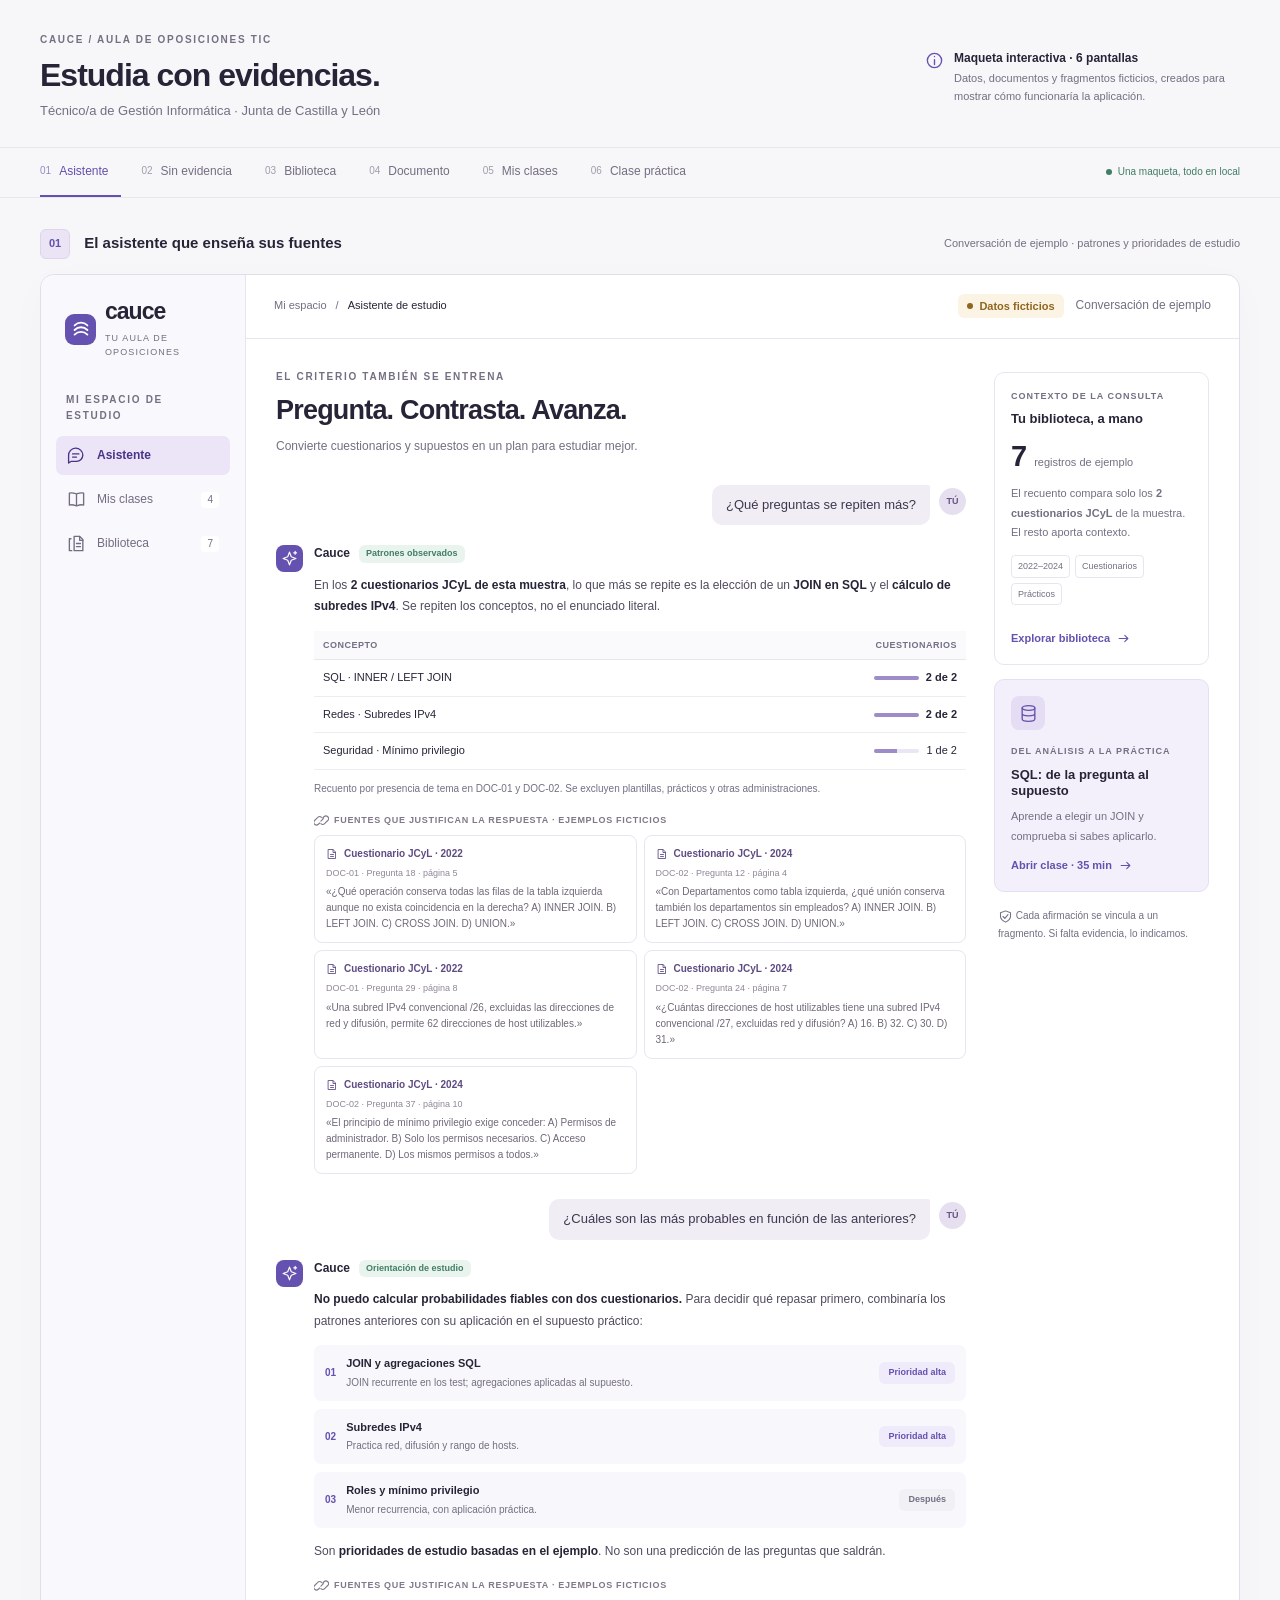
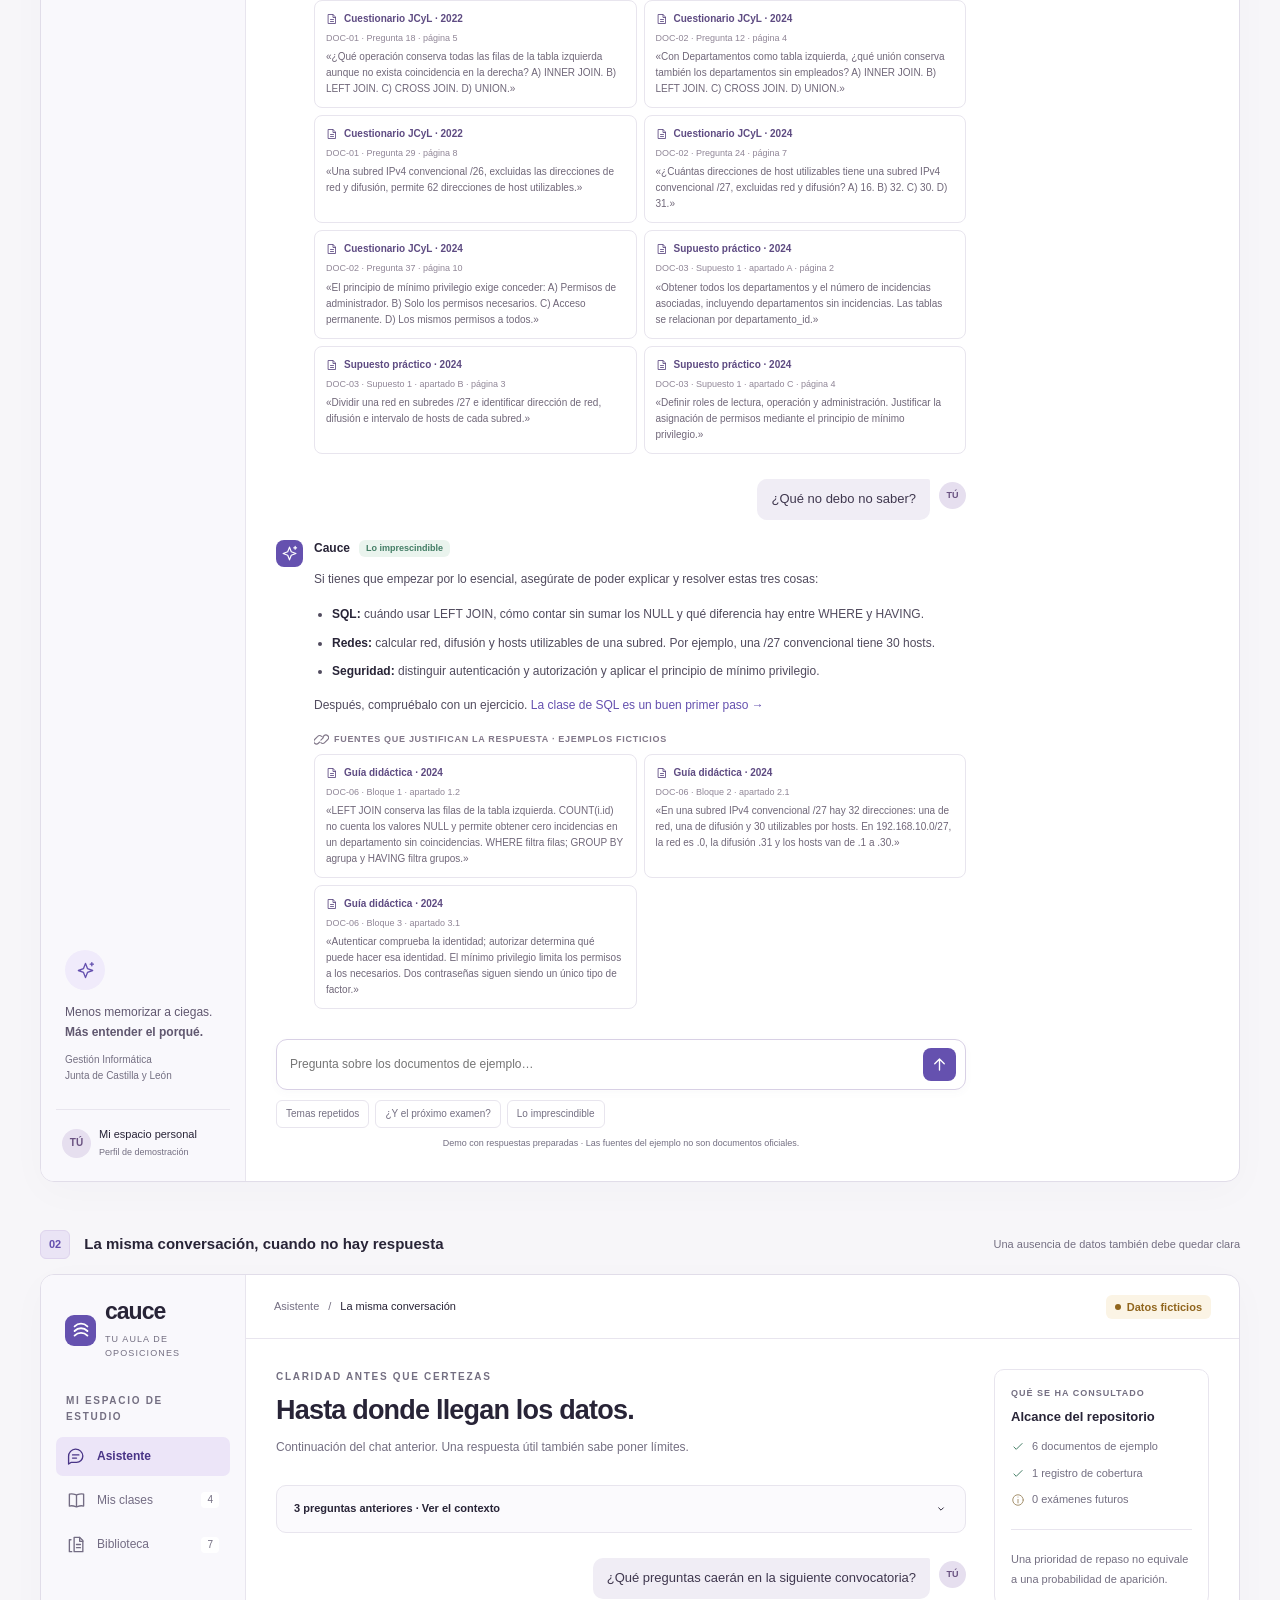
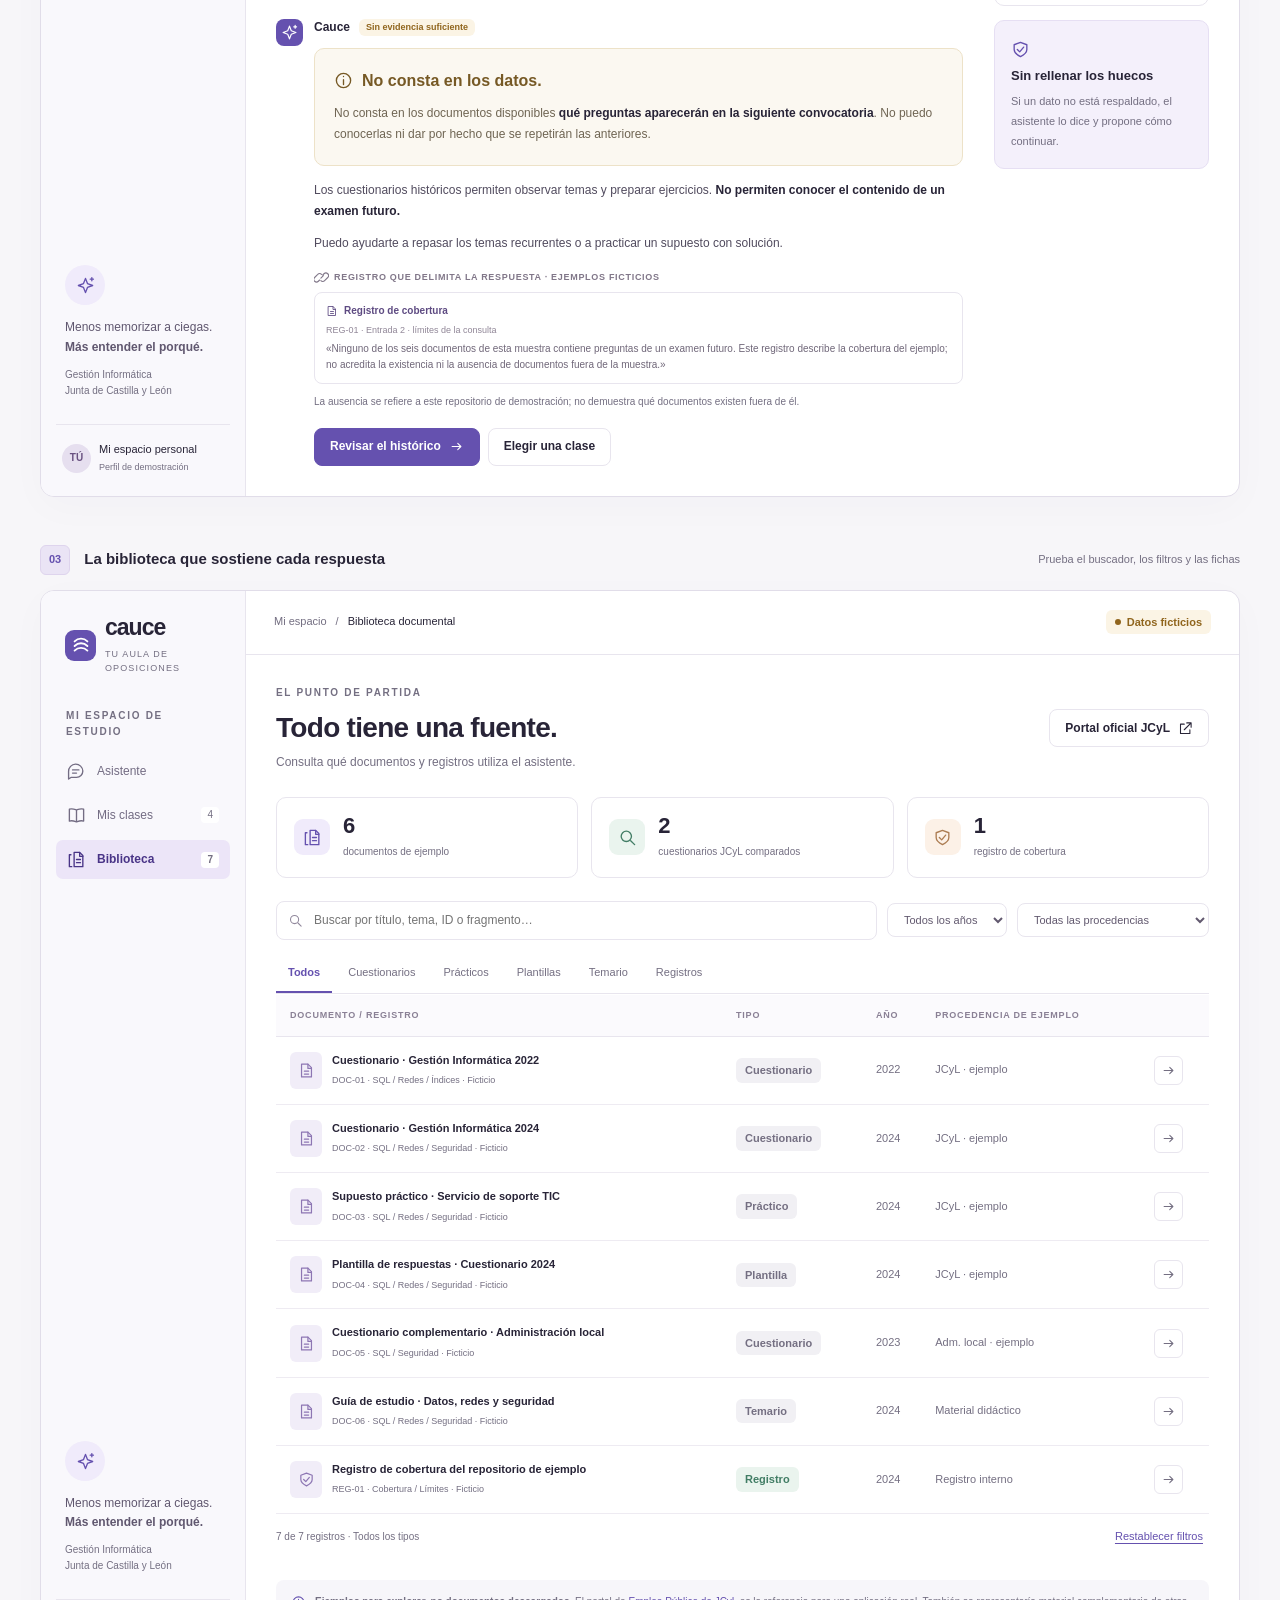
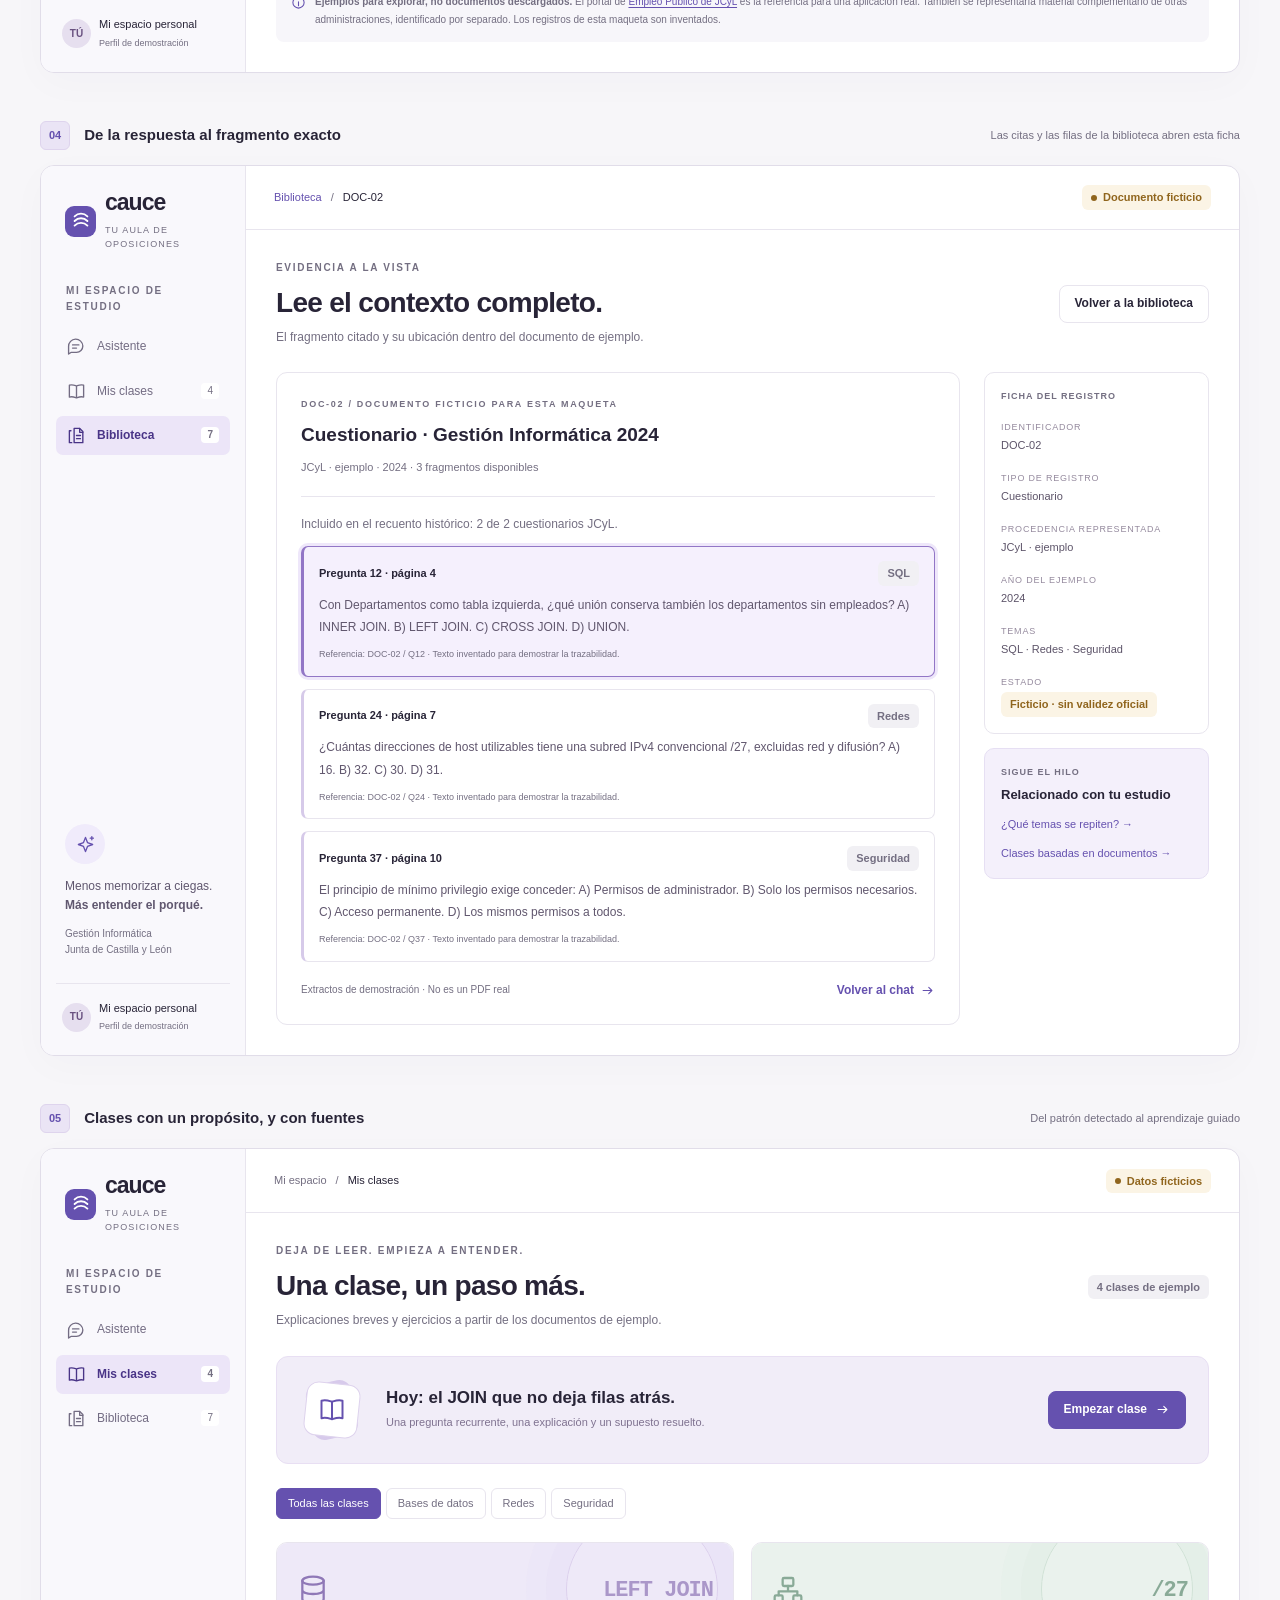
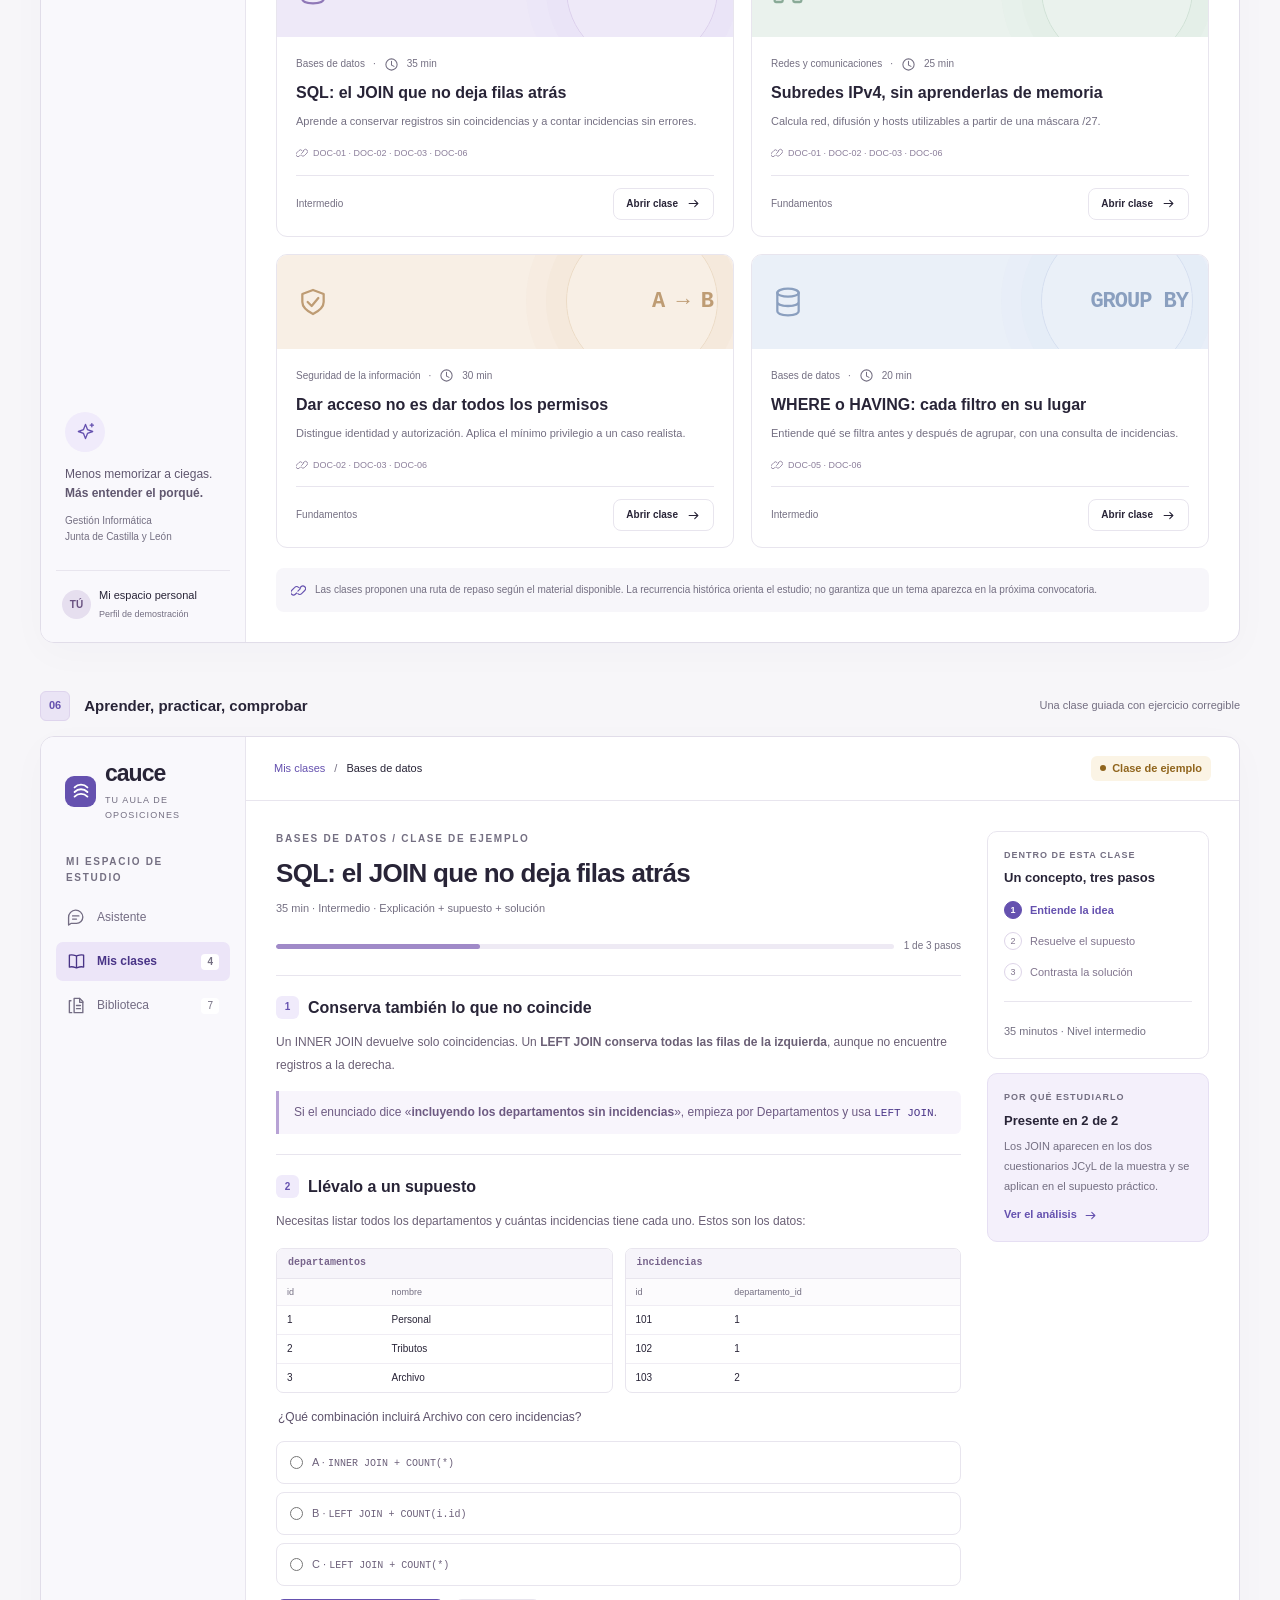
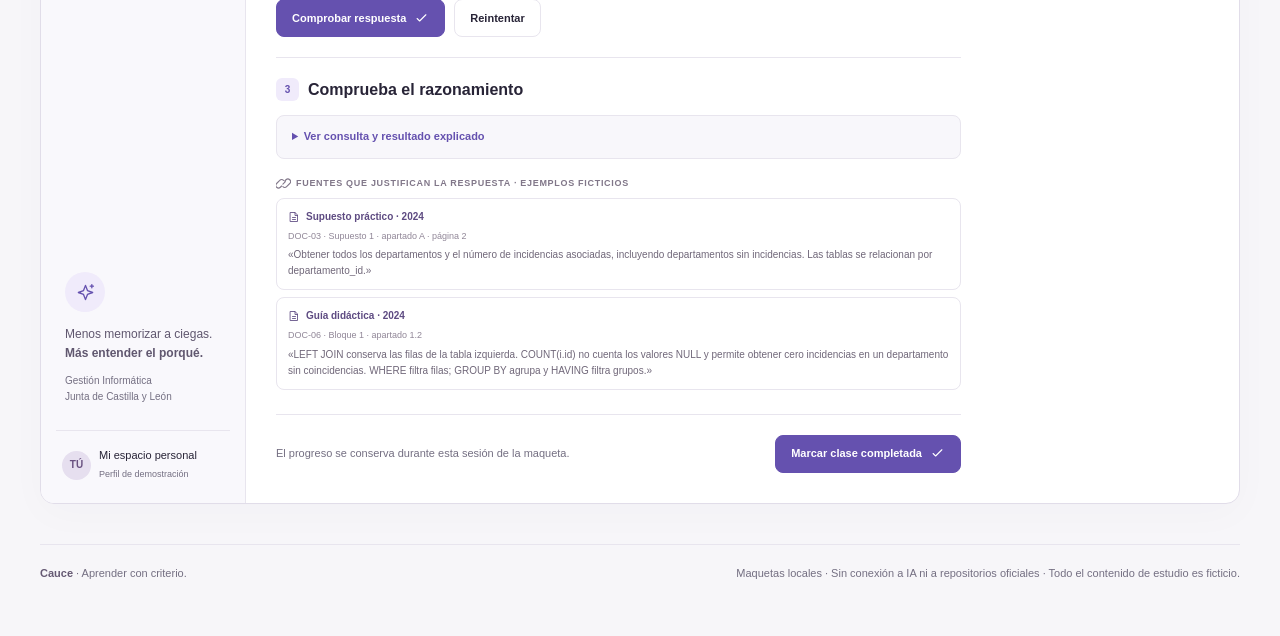
<file: maquetas.html>
<!doctype html>
<html lang="es">
<head>
  <meta charset="utf-8">
  <meta name="viewport" content="width=device-width, initial-scale=1">
  <meta name="theme-color" content="#6551af">
  <link rel="icon" href="data:image/svg+xml,%3Csvg xmlns='http://www.w3.org/2000/svg' viewBox='0 0 32 32'%3E%3Crect width='32' height='32' rx='9' fill='%236551af'/%3E%3Cpath d='M8 11q8-7 16 0M8 17q8-7 16 0M8 23q8-7 16 0' fill='none' stroke='white' stroke-width='2' stroke-linecap='round'/%3E%3C/svg%3E">
  <meta name="description" content="Maquetas de Cauce, un aula de preparación de oposiciones TIC con respuestas justificadas. Todos los datos son ficticios.">
  <title>Cauce · Aula de oposiciones TIC — Maquetas</title>
  <style>
    :root{--ink:#282437;--muted:#746f82;--purple:#6551af;--purple-dark:#493487;--lavender:#f0ebfb;--green:#427d65;--green-bg:#eaf4ee;--line:#e8e5ee;--page:#f7f6f9;--amber:#90651d;--amber-bg:#fbf4e5;--radius:12px;--shadow:0 10px 40px #32254b06}
    *{box-sizing:border-box}html{scroll-behavior:smooth;scroll-padding-top:90px}body{margin:0;background:var(--page);color:var(--ink);font-family:"Segoe UI",Inter,Arial,sans-serif;font-size:14px;line-height:1.6}button,input,select,textarea{font:inherit}button,a,input,select,summary{ -webkit-tap-highlight-color:transparent}button,a{touch-action:manipulation}button{cursor:pointer}a{color:var(--purple);text-decoration:none}a:hover{text-decoration:underline}button:focus-visible,a:focus-visible,input:focus-visible,select:focus-visible,summary:focus-visible{outline:3px solid #a58ada;outline-offset:4px}h1,h2,h3,h4,p{margin:0}h1,h2,h3,h4{line-height:1.25}h1{font-size:32px;font-weight:650;letter-spacing:-1px}h2{font-size:28px;font-weight:650;letter-spacing:-.7px}h3{font-size:17px;font-weight:650}h4{font-size:14px}p+p{margin-top:10px}button{border:0;background:none;color:inherit}svg{vertical-align:middle}.icon{width:19px;height:19px;fill:none;stroke:currentColor;stroke-width:1.7;stroke-linecap:round;stroke-linejoin:round;flex:none}.icon.small{width:15px;height:15px}.sprite{position:absolute;width:0;height:0;overflow:hidden}.muted{color:var(--muted)}.small{font-size:12px}.eyebrow{font-size:10px;letter-spacing:1.7px;text-transform:uppercase;font-weight:700;color:var(--muted)}.pill{display:inline-flex;align-items:center;gap:6px;line-height:1.5;padding:4px 9px;border-radius:6px;font-size:11px;font-weight:600;background:var(--lavender);color:var(--purple);white-space:nowrap}.pill.green{background:var(--green-bg);color:var(--green)}.pill.amber{background:var(--amber-bg);color:var(--amber)}.pill.neutral{background:#f1f0f4;color:var(--muted)}.dot{width:6px;height:6px;border-radius:50%;background:currentColor}.btn{display:inline-flex;justify-content:center;align-items:center;gap:8px;background:var(--purple);border:1px solid var(--purple);border-radius:8px;color:white;min-height:38px;padding:8px 15px;font-size:12px;font-weight:600;text-decoration:none;transition:background .15s,transform .15s}.btn:hover{background:var(--purple-dark);color:white;text-decoration:none;transform:translateY(-1px)}.btn.secondary{background:white;border-color:var(--line);color:var(--ink)}.btn.secondary:hover{background:var(--lavender);border-color:#d7cbee}.btn.light{background:var(--lavender);border-color:transparent;color:var(--purple)}.text-link{display:inline-flex;gap:6px;align-items:center;font-size:12px;font-weight:600}.divider{height:1px;background:var(--line);margin:20px 0}.sr-only{position:absolute;width:1px;height:1px;padding:0;margin:-1px;overflow:hidden;clip:rect(0,0,0,0);white-space:nowrap;border:0}[hidden]{display:none!important}
    .skip-link{position:fixed;z-index:100;top:-100px;left:20px;padding:12px;background:white;border:2px solid var(--purple)}.skip-link:focus{top:10px}.showcase-header{max-width:1450px;margin:auto;padding:32px 40px 25px;display:flex;justify-content:space-between;align-items:center;gap:25px}.showcase-header h1{margin:7px 0 6px}.showcase-header p{font-size:13px;color:var(--muted)}.prototype-note{max-width:315px;display:flex;gap:10px;align-items:flex-start;color:var(--muted);font-size:11px;line-height:1.65}.prototype-note .icon{color:var(--purple);margin-top:2px}.prototype-note strong{display:block;color:var(--ink);font-size:12px;font-weight:600}.showcase-nav{position:sticky;top:0;z-index:20;background:#f7f6f9f5;backdrop-filter:blur(16px);border-top:1px solid var(--line);border-bottom:1px solid var(--line)}.showcase-nav-inner{max-width:1450px;margin:auto;padding:0 40px;display:flex;align-items:center;gap:7px;overflow-x:auto;scrollbar-width:thin}.showcase-nav a{display:flex;align-items:center;gap:8px;white-space:nowrap;color:var(--muted);padding:14px 13px;font-size:12px;border-bottom:2px solid transparent}.showcase-nav a:first-child{padding-left:0}.showcase-nav a:hover,.showcase-nav a[aria-current="location"]{color:var(--purple);text-decoration:none;border-bottom-color:var(--purple)}.showcase-nav a span{font-size:10px;opacity:.65}.local-label{margin-left:auto;white-space:nowrap;display:flex;gap:6px;align-items:center;color:var(--green);font-size:10px;padding-left:18px}.showcase-main{max-width:1450px;margin:auto;padding:0 40px 55px}.mockup{padding-top:31px;scroll-margin-top:70px}.mockup+.mockup{padding-top:48px}.section-heading{display:flex;align-items:center;gap:14px;margin-bottom:15px}.section-number{font-size:11px;font-weight:700;color:var(--purple);background:#eae4f5;border:1px solid #ded4ed;border-radius:6px;padding:5px 8px}.section-heading h2{font-size:15px;letter-spacing:0}.section-heading p{margin-left:auto;font-size:11px;color:var(--muted)}.app-shell{display:grid;grid-template-columns:205px minmax(0,1fr);border:1px solid #e1dde9;border-radius:14px;background:white;overflow:hidden;box-shadow:var(--shadow)}.sidebar{background:#f9f8fc;border-right:1px solid var(--line);padding:25px 15px 20px;display:flex;flex-direction:column;min-width:0}.brand{display:flex;gap:9px;align-items:center;padding:0 9px;color:var(--ink);text-decoration:none!important}.brand-symbol{width:31px;height:31px;display:grid;place-items:center;background:var(--purple);border-radius:9px;color:white;flex-shrink:0}.brand-symbol svg{width:22px;height:22px}.brand-name{font-size:23px;font-weight:650;letter-spacing:-1px;line-height:1}.brand-caption{display:block;font-size:9px;letter-spacing:1.1px;margin-top:6px;color:var(--muted)}.workspace-label{margin:32px 10px 12px}.sidebar nav{display:grid;gap:5px}.sidebar nav a{display:flex;gap:11px;align-items:center;padding:10px 11px;border-radius:7px;color:#736c83;font-size:12px;font-weight:500}.sidebar nav a:hover{background:#f0edf6;text-decoration:none}.sidebar nav a.active{background:#ece5f8;color:var(--purple-dark);font-weight:650}.nav-count{margin-left:auto;background:white;padding:0 6px;border-radius:4px;font-size:10px;color:var(--muted)}.sidebar-note{margin-top:auto;padding:24px 9px 0}.sidebar-note .note-art{margin:15px 0 13px;width:40px;height:40px;color:var(--purple);background:var(--lavender);border-radius:50%;display:grid;place-items:center}.sidebar-note p{font-size:12px;color:#60576f;line-height:1.6}.sidebar-note .tiny{font-size:10px;margin-top:10px;color:var(--muted)}.sidebar-bottom{margin-top:25px;border-top:1px solid var(--line);padding:16px 6px 0;display:flex;align-items:center;gap:8px;font-size:11px}.avatar{width:29px;height:29px;display:grid;place-items:center;flex:none;background:#e6dfef;color:#695180;border-radius:50%;font-size:10px;font-weight:700}.app-main{min-width:0}.app-topbar{display:flex;justify-content:space-between;align-items:center;gap:15px;padding:17px 28px;border-bottom:1px solid var(--line);font-size:11px;color:var(--muted);min-height:64px}.crumbs{display:flex;align-items:center;gap:9px}.crumbs strong{font-weight:500;color:var(--ink)}.top-actions{display:flex;align-items:center;gap:12px}.app-body{padding:30px}.page-title{display:flex;justify-content:space-between;align-items:center;gap:18px;margin-bottom:25px}.page-title p{color:var(--muted);font-size:12px;margin-top:8px}.page-title .eyebrow{margin-bottom:9px}.chat-layout{display:grid;grid-template-columns:minmax(0,1fr) 215px;gap:28px}.chat-column{min-width:0}.chat-intro{padding:0 0 28px}.chat-intro p{font-size:12px;color:var(--muted);margin-top:10px}.chat-intro h2{font-size:27px;letter-spacing:-.8px}.chat-intro .eyebrow{margin-bottom:9px}.chat-messages{display:grid;gap:25px}.chat-turn{min-width:0;scroll-margin-top:90px}.user-message{display:flex;justify-content:flex-end;gap:9px;align-items:flex-start;margin-bottom:19px}.user-message p{background:#f0edf5;padding:10px 14px;border-radius:10px 2px 10px 10px;max-width:90%;font-size:13px;color:#3f374e}.user-message .avatar{width:27px;height:27px;margin-top:3px;font-size:9px}.assistant-message{display:flex;gap:11px;align-items:flex-start}.assistant-mark{width:27px;height:27px;border-radius:8px;background:var(--purple);color:white;display:grid;place-items:center;flex:none;margin-top:1px}.assistant-mark .icon{width:17px;height:17px}.answer{min-width:0;flex:1}.answer-heading{display:flex;align-items:center;gap:9px;margin-bottom:11px;font-size:12px;font-weight:650}.answer-heading .pill{font-size:9px;padding:2px 7px}.answer p{font-size:12px;line-height:1.8;color:#514b5e}.answer strong{color:var(--ink);font-weight:650}.frequency-table{width:100%;border-collapse:collapse;margin:13px 0 10px;font-size:11px}.frequency-table th{font-size:9px;letter-spacing:.5px;text-transform:uppercase;font-weight:600;color:var(--muted);padding:7px 9px;background:#faf9fc;text-align:left;border-bottom:1px solid var(--line)}.frequency-table td{padding:9px;border-bottom:1px solid #eeebf2}.frequency-table th:last-child,.frequency-table td:last-child{text-align:right}.frequency-bar{display:inline-block;width:45px;height:4px;background:#ebe6f4;border-radius:3px;margin-right:7px;vertical-align:middle;overflow:hidden}.frequency-bar span{display:block;height:100%;background:#9d8cc7}.sources{margin-top:15px}.sources-label{display:flex;align-items:center;gap:5px;font-size:9px;letter-spacing:.7px;text-transform:uppercase;font-weight:650;color:#817789;margin-bottom:7px}.source-grid{display:grid;grid-template-columns:1fr 1fr;gap:7px}.source-card{display:block;border:1px solid var(--line);padding:10px 11px;border-radius:8px;line-height:1.6;background:#fff;transition:border-color .15s,background .15s;min-width:0}.source-card:hover{border-color:#bba9dc;background:#fcfbff;text-decoration:none}.source-title{display:flex;gap:6px;align-items:flex-start;font-size:10px;font-weight:650;color:#5e4b82}.source-title .icon{width:12px;height:14px;margin-top:1px}.source-location{font-size:9px;color:#908697;display:block;margin:4px 0}.source-quote{font-size:10px;color:#706779;display:block}.answer-footnote{font-size:10px!important;color:var(--muted)!important;margin-top:9px!important}.priority-list{list-style:none;padding:0;margin:13px 0;display:grid;gap:8px}.priority-list li{display:flex;gap:10px;padding:10px 11px;border-radius:7px;background:#f8f7fb;align-items:center;font-size:11px}.priority-number{font-size:10px;color:var(--purple);font-weight:700}.priority-list strong{display:block;font-size:11px}.priority-list small{color:var(--muted);display:block;margin-top:2px;font-size:10px}.priority-list .pill{margin-left:auto;font-size:9px;flex-shrink:0}.essentials{padding-left:18px;font-size:12px;line-height:1.9;color:#514b5e}.essentials li+li{margin-top:6px}.chat-context{padding-top:3px}.context-card{border:1px solid var(--line);border-radius:10px;padding:16px;margin-bottom:14px}.context-card .eyebrow{font-size:9px;letter-spacing:1px}.context-card h3{font-size:13px;margin:8px 0}.context-card p{font-size:11px;color:var(--muted);line-height:1.8}.context-metric{display:flex;align-items:baseline;gap:8px;margin:15px 0 12px}.context-metric strong{font-size:29px;line-height:1;font-weight:600;letter-spacing:-1px}.context-metric span{font-size:11px;color:var(--muted)}.context-tags{display:flex;flex-wrap:wrap;gap:5px;margin:12px 0 15px}.context-tags span{font-size:9px;padding:3px 6px;border:1px solid var(--line);border-radius:4px;color:var(--muted)}.context-card.accent{background:#f4f0fb;border-color:#e6dff3}.mini-course-icon{width:34px;height:34px;display:grid;place-items:center;background:#e5ddf3;border-radius:8px;color:var(--purple);margin-bottom:14px}.context-card .text-link{font-size:11px;margin-top:10px}.context-footnote{font-size:10px;color:var(--muted);padding:1px 4px;line-height:1.8}.chat-composer{border:1px solid #d8d0e5;border-radius:11px;padding:8px 9px 8px 13px;display:flex;gap:10px;align-items:center;margin-top:30px;box-shadow:0 3px 8px #6e548608}.chat-composer input{border:0;background:transparent;width:100%;min-width:0;outline:none;font-size:12px;color:var(--ink);padding:6px 0}.chat-composer input:focus-visible{outline:0}.chat-composer:focus-within{outline:2px solid #a58ada;outline-offset:2px}.send-button{background:var(--purple);color:white;min-width:33px;height:33px;border-radius:8px;display:grid;place-items:center}.send-button:hover{background:var(--purple-dark)}.composer-note{font-size:9px;text-align:center;color:var(--muted);margin-top:8px}.prompt-chips{display:flex;gap:6px;flex-wrap:wrap;margin-top:10px}.prompt-chips button{font-size:10px;border:1px solid var(--line);padding:5px 9px;border-radius:6px;color:var(--muted);background:white}.prompt-chips button:hover{border-color:#c3b5db;color:var(--purple)}
    .history-strip{border:1px solid var(--line);background:#fbfafd;border-radius:10px;padding:14px 17px;margin-bottom:25px}.history-strip summary{cursor:pointer;display:flex;justify-content:space-between;align-items:center;font-size:11px;font-weight:600;list-style:none}.history-strip summary::-webkit-details-marker{display:none}.history-strip summary .icon{width:14px;height:14px;transition:transform .2s}.history-strip[open] summary .icon{transform:rotate(180deg)}.history-content{padding-top:12px;display:grid;gap:8px}.history-content a{font-size:11px;color:var(--muted)}.no-data{background:#fbf8f1;border:1px solid #ede2c8;border-radius:10px;padding:19px;margin:5px 0 14px}.no-data-title{display:flex;align-items:center;gap:9px;font-size:16px;font-weight:650;color:#765925;margin-bottom:9px}.no-data p{color:#6f6553}.answer-actions{display:flex;gap:8px;flex-wrap:wrap;margin-top:17px}.coverage{font-size:11px;color:var(--muted);display:grid;gap:9px;margin-top:13px}.coverage div{display:flex;align-items:center;gap:7px}.coverage .icon{width:14px;height:14px;color:var(--green)}.coverage .muted-icon{color:#a69371}.future-layout{display:grid;grid-template-columns:minmax(0,1fr) 215px;gap:28px}.future-main{min-width:0}.future-main .answer{padding-right:3px}.future-main .source-grid{grid-template-columns:1fr}
    .library-stats{display:grid;grid-template-columns:repeat(3,1fr);gap:13px;margin-bottom:23px}.stat-card{border:1px solid var(--line);border-radius:10px;padding:15px 17px;display:flex;align-items:center;gap:13px}.stat-icon{width:36px;height:36px;border-radius:9px;display:grid;place-items:center;background:var(--lavender);color:var(--purple)}.stat-icon.green{background:var(--green-bg);color:var(--green)}.stat-icon.peach{background:#fcf1e7;color:#ac7d53}.stat-card strong{display:block;font-size:22px;font-weight:600;line-height:1.2;letter-spacing:-.4px}.stat-card span{font-size:10px;color:var(--muted)}.toolbar{display:flex;gap:10px;align-items:center;flex-wrap:wrap;margin-bottom:14px}.search-field{display:flex;align-items:center;gap:9px;border:1px solid var(--line);border-radius:8px;padding:8px 11px;flex:1;min-width:180px;color:#91889c;background:white}.search-field input{border:0;outline:0;width:100%;min-width:0;font-size:12px;color:var(--ink)}.search-field:focus-within{outline:2px solid #a58ada;outline-offset:2px}.toolbar select{border:1px solid var(--line);border-radius:8px;background:white;color:#62596f;padding:9px 12px;font-size:11px;max-width:100%}.filter-tabs{display:flex;gap:4px;flex-wrap:wrap;border-bottom:1px solid var(--line);margin-bottom:1px}.filter-tabs button{font-size:11px;padding:10px 12px;color:var(--muted);border-bottom:2px solid transparent}.filter-tabs button[aria-pressed="true"]{border-color:var(--purple);color:var(--purple);font-weight:650}.library-table-wrap{overflow-x:auto}.library-table{width:100%;border-collapse:collapse;text-align:left;min-width:615px}.library-table th{font-size:9px;text-transform:uppercase;letter-spacing:.8px;color:#8a8095;font-weight:600;padding:13px 10px;background:#fbfafd;border-bottom:1px solid var(--line)}.library-table td{padding:15px 10px;border-bottom:1px solid #eeebf2;font-size:11px;color:var(--muted);vertical-align:middle}.library-table th:first-child,.library-table td:first-child{padding-left:14px}.library-doc{display:flex;gap:10px;align-items:center}.file-icon{width:32px;height:37px;display:grid;place-items:center;background:#f1edf8;border-radius:6px;flex:none;color:#8d76b3}.file-icon .icon{width:17px;height:19px}.library-doc strong{display:block;font-size:11px;color:var(--ink);font-weight:600;margin-bottom:2px}.library-doc small{font-size:9px;color:var(--muted)}.row-open{display:flex;align-items:center;justify-content:center;border:1px solid var(--line);border-radius:6px;width:29px;height:29px;color:var(--muted)}.row-open:hover{background:var(--lavender);color:var(--purple)}.table-footer{display:flex;justify-content:space-between;gap:15px;align-items:center;font-size:10px;color:var(--muted);padding:13px 0}.clear-filters{font-size:11px;color:var(--purple);text-decoration:underline;text-underline-offset:3px}.empty-state{text-align:center;padding:35px;color:var(--muted);border-bottom:1px solid var(--line)}.empty-state .icon{width:28px;height:28px;color:#a193b3;margin-bottom:9px}.empty-state h3{font-size:15px;margin-bottom:7px}.empty-state .btn{margin-top:14px}.reference-note{display:flex;align-items:flex-start;gap:9px;border-radius:8px;padding:13px 15px;margin-top:20px;background:#f7f6fa;font-size:10px;color:var(--muted)}.reference-note .icon{width:15px;height:15px;margin-top:2px;color:var(--purple)}.reference-note a{text-decoration:underline;text-underline-offset:2px}.reference-note p{line-height:1.8}
    .doc-layout{display:grid;grid-template-columns:minmax(0,1fr) 225px;gap:24px}.doc-sheet{border:1px solid var(--line);border-radius:11px;padding:24px;background:#fff}.doc-sheet-header{padding-bottom:19px;border-bottom:1px solid var(--line);margin-bottom:18px}.doc-sheet-header .eyebrow{font-size:9px;margin-bottom:9px}.doc-sheet-header h3{font-size:19px;line-height:1.45;margin-bottom:11px}.doc-sheet-header p{font-size:11px;color:var(--muted)}.fragment{border:1px solid var(--line);border-left:3px solid #d6cae9;border-radius:7px;padding:14px 15px;margin-top:12px;scroll-margin-top:100px;transition:background .25s,border-color .25s}.fragment.highlight{border-color:#9276c6;background:#f5f0fd;box-shadow:0 0 0 3px #eee7fa}.fragment-top{display:flex;gap:9px;align-items:center;justify-content:space-between;margin-bottom:8px}.fragment-top strong{font-size:11px;font-weight:650}.fragment blockquote{margin:0;color:#61576e;font-size:12px;line-height:1.9}.fragment .small{margin-top:8px;font-size:9px;color:var(--muted)}.metadata{margin:0}.metadata dt{font-size:9px;text-transform:uppercase;letter-spacing:.8px;color:#958a9e;margin-top:16px}.metadata dd{font-size:11px;margin:3px 0 0;color:#5d5469}.doc-related{display:grid;gap:11px;margin-top:13px}.doc-related a{font-size:11px}.doc-bottom{display:flex;justify-content:space-between;gap:20px;align-items:center;margin-top:19px;color:var(--muted);font-size:10px}
    .study-banner{display:flex;align-items:center;gap:21px;background:#f1edf8;border:1px solid #e8dff3;border-radius:12px;padding:20px 22px;margin-bottom:24px}.study-illustration{width:66px;height:66px;position:relative;display:grid;place-items:center;flex:none}.study-illustration:before,.study-illustration:after{content:"";position:absolute;inset:5px 10px;background:#d7caeb;border-radius:12px;transform:rotate(-12deg)}.study-illustration:after{background:#fff;border:1px solid #ded3ed;transform:rotate(6deg);inset:6px}.study-illustration .icon{position:relative;z-index:1;color:var(--purple);width:28px;height:28px}.study-banner h3{font-size:17px;margin-bottom:6px}.study-banner p{font-size:11px;color:#7f7290}.study-banner .btn{margin-left:auto;flex-shrink:0}.course-grid{display:grid;grid-template-columns:1fr 1fr;gap:17px}.course-card{border:1px solid var(--line);border-radius:11px;overflow:hidden;display:flex;flex-direction:column}.course-art{height:94px;padding:20px;position:relative;overflow:hidden;background:#eee9f8;display:flex;align-items:center;justify-content:space-between}.course-art .icon{width:32px;height:32px;color:#8f78b7;position:relative;z-index:1}.course-art .art-code{font-family:Consolas,monospace;font-size:22px;font-weight:700;letter-spacing:-1px;color:#aa97c9;position:relative;z-index:1}.course-art:after{content:"";position:absolute;width:150px;height:150px;right:15px;top:-30px;border:1px solid #dcd0ed;border-radius:50%;box-shadow:0 0 0 20px #e4dcf240,0 0 0 40px #e4dcf230}.course-art.sage{background:#eaf2ed}.course-art.sage .icon,.course-art.sage .art-code{color:#89aa97}.course-art.sage:after{border-color:#d0e2d6;box-shadow:0 0 0 20px #d9e8df40,0 0 0 40px #d9e8df30}.course-art.sand{background:#f8efe5}.course-art.sand .icon,.course-art.sand .art-code{color:#be9c74}.course-art.sand:after{border-color:#ecdbc6;box-shadow:0 0 0 20px #eddfcc40,0 0 0 40px #eddfcc30}.course-art.blue{background:#eaf0f8}.course-art.blue .icon,.course-art.blue .art-code{color:#8a9fbf}.course-art.blue:after{border-color:#d5dff0;box-shadow:0 0 0 20px #dce5f340,0 0 0 40px #dce5f330}.course-content{padding:19px 19px 16px;flex:1;display:flex;flex-direction:column}.course-meta{display:flex;align-items:center;gap:8px;font-size:10px;color:var(--muted);margin-bottom:10px}.course-content h3{font-size:16px;line-height:1.4;margin-bottom:8px}.course-content>p{font-size:11px;color:var(--muted);line-height:1.8;margin-bottom:14px}.course-sources{font-size:9px;color:#8c7f9b;display:flex;gap:5px;align-items:center;margin-top:auto;margin-bottom:14px}.course-sources .icon{width:12px;height:12px}.course-footer{display:flex;justify-content:space-between;align-items:center;gap:10px;padding-top:12px;border-top:1px solid var(--line)}.course-footer .btn{font-size:10px;min-height:32px;padding:6px 12px}.course-footer>span{font-size:10px;color:var(--muted)}.class-filter{margin-bottom:18px}.class-filter button{font-size:11px;border:1px solid var(--line);padding:6px 11px;border-radius:6px;margin:0 5px 5px 0;color:var(--muted)}.class-filter button[aria-pressed="true"]{background:var(--purple);color:white;border-color:var(--purple)}
    .lesson-layout{display:grid;grid-template-columns:minmax(0,1fr) 222px;gap:26px}.lesson-main{min-width:0}.lesson-main>.eyebrow{margin-bottom:10px}.lesson-main h2{font-size:26px;line-height:1.3;max-width:600px}.lesson-subtitle{font-size:11px;color:var(--muted);margin-top:9px}.lesson-progress{display:flex;align-items:center;gap:10px;margin:21px 0;font-size:10px;color:var(--muted)}.progress-track{height:5px;flex:1;background:#eeeaf4;border-radius:4px;overflow:hidden}.progress-fill{height:100%;width:33%;background:#a08ac8;border-radius:4px;transition:width .3s}.lesson-block{border-top:1px solid var(--line);padding-top:20px;margin-top:20px}.lesson-block h3{font-size:16px;margin-bottom:12px;display:flex;align-items:center;gap:9px}.step-badge{color:var(--purple);font-size:10px;background:var(--lavender);width:23px;height:23px;border-radius:6px;display:inline-grid;place-items:center;flex:none}.lesson-block>p{font-size:12px;color:#6b6076;line-height:1.9}.concept-callout{border-left:3px solid #b7a2d5;padding:12px 15px;background:#f8f5fc;border-radius:0 6px 6px 0;margin:14px 0;font-size:12px;color:#6d5a82}.concept-callout code{font-family:Consolas,monospace;color:var(--purple-dark);font-size:11px}.data-pair{display:grid;grid-template-columns:1fr 1fr;gap:12px;margin:15px 0}.tiny-table{border:1px solid var(--line);border-radius:7px;overflow:hidden;font-size:10px}.tiny-table h4{background:#f6f4fa;color:#78658c;font-family:Consolas,monospace;font-size:10px;padding:8px 11px;border-bottom:1px solid var(--line)}.tiny-table table{width:100%;border-collapse:collapse}.tiny-table th,.tiny-table td{text-align:left;padding:6px 10px;border-bottom:1px solid #f0edf4;font-weight:400}.tiny-table th{font-size:9px;color:var(--muted);background:#fcfbfd}.tiny-table tr:last-child td{border-bottom:0}.quiz-question{font-size:12px;color:#5c516a;margin:14px 0}.quiz-options{border:0;padding:0;margin:0;display:grid;gap:8px}.quiz-option{border:1px solid var(--line);padding:11px 13px;border-radius:8px;display:flex;gap:9px;align-items:center;cursor:pointer;font-size:11px;color:#6d617b;line-height:1.7}.quiz-option input{accent-color:var(--purple);margin:0;flex:none}.quiz-option code{font-family:Consolas,monospace;font-size:10px;overflow-wrap:anywhere}.quiz-option:has(input:checked){border-color:#aa91cf;background:#f6f1fc}.quiz-actions{display:flex;gap:9px;align-items:center;margin:13px 0}.quiz-actions .btn{font-size:11px}.quiz-feedback{border:1px solid #e8d7b1;border-radius:8px;background:#fcf7eb;padding:13px 15px;font-size:12px;color:#806631;margin-top:15px;line-height:1.8}.quiz-feedback.correct{border-color:#cde0d4;background:var(--green-bg);color:#3e705a}.solution{background:#f8f7fb;border:1px solid var(--line);border-radius:8px;margin-top:14px;overflow:hidden}.solution summary{padding:12px 15px;font-size:11px;font-weight:600;color:var(--purple);cursor:pointer}.solution-content{padding:0 15px 15px}.solution pre{overflow-x:auto;font-size:11px;line-height:1.9;background:#30273f;color:#eee6fb;padding:15px;border-radius:7px;white-space:pre-wrap;overflow-wrap:anywhere}.solution p{font-size:11px;color:var(--muted)}.result-table{width:100%;font-size:10px;border-collapse:collapse;margin:12px 0}.result-table td,.result-table th{padding:7px 10px;text-align:left;border-bottom:1px solid var(--line)}.result-table th{font-weight:600;color:#706180}.lesson-outline{list-style:none;padding:0;margin:15px 0 0;display:grid;gap:13px}.lesson-outline li{display:flex;align-items:center;gap:8px;font-size:11px;color:#81758e}.lesson-outline .step-dot{width:18px;height:18px;border-radius:50%;border:1px solid #ddd4e8;display:grid;place-items:center;font-size:9px;flex:none}.lesson-outline li.current{color:var(--purple);font-weight:600}.lesson-outline li.current .step-dot{background:var(--purple);color:white;border-color:var(--purple)}.lesson-finish{display:flex;align-items:center;justify-content:space-between;gap:16px;margin-top:24px;padding-top:20px;border-top:1px solid var(--line)}.lesson-finish p{font-size:11px;color:var(--muted)}.lesson-finish .btn{font-size:11px}.lesson-sources{margin-top:17px}.lesson-sources .source-grid{grid-template-columns:1fr}.preview-lesson{margin-top:18px;padding:19px;border:1px solid var(--line);border-radius:9px;background:#fbfafd}.preview-lesson h3{font-size:15px;margin-bottom:10px}.preview-lesson p{font-size:12px;color:var(--muted)}.preview-lesson details{margin:12px 0;font-size:12px}.preview-lesson summary{cursor:pointer;color:var(--purple);font-weight:600}.preview-lesson details p{padding-top:8px}.showcase-footer{display:flex;justify-content:space-between;gap:20px;font-size:11px;color:var(--muted);border-top:1px solid var(--line);margin-top:40px;padding-top:20px}.showcase-footer strong{font-weight:600;color:#655973}.toast{position:fixed;left:50%;bottom:25px;transform:translateX(-50%);background:#342b44;color:white;box-shadow:0 5px 25px #2a193c25;border-radius:9px;padding:12px 20px;font-size:12px;z-index:30;max-width:90vw;text-align:center}.no-js{background:#fff3d8;padding:20px;text-align:center}
    @media(min-width:1500px){.showcase-header,.showcase-nav-inner,.showcase-main{padding-left:50px;padding-right:50px}.app-body{padding:34px 38px}.chat-layout{gap:36px;grid-template-columns:minmax(0,1fr) 230px}}
    @media(max-width:1190px){.showcase-header{padding:25px}.showcase-nav-inner{padding:0 25px}.showcase-main{padding:0 25px 40px}.app-shell{grid-template-columns:175px minmax(0,1fr)}.sidebar{padding-left:10px;padding-right:10px}.sidebar nav a{font-size:11px;padding-left:9px;gap:8px}.app-body{padding:25px}.app-topbar{padding:15px 25px}.chat-layout,.future-layout{grid-template-columns:minmax(0,1fr) 185px;gap:20px}.context-card{padding:13px}.doc-layout,.lesson-layout{grid-template-columns:minmax(0,1fr) 190px;gap:20px}.local-label{display:none}.showcase-nav a{padding-left:10px;padding-right:10px}.source-grid{grid-template-columns:1fr}.study-banner{gap:14px;padding:18px}.study-banner h3{font-size:15px}}
    @media(max-width:940px){.app-shell{grid-template-columns:155px minmax(0,1fr)}.sidebar{padding-left:9px;padding-right:9px}.brand-name{font-size:21px}.brand{gap:7px;padding:0 3px}.brand-caption{font-size:8px}.brand-symbol{width:28px;height:28px}.sidebar nav a{gap:7px;font-size:10px;padding:9px 7px}.sidebar nav .icon{width:16px;height:16px}.workspace-label{font-size:8px;margin-left:7px}.sidebar-note{padding-left:5px;padding-right:5px}.sidebar-note p{font-size:11px}.nav-count{display:none}.app-body{padding:22px}.chat-layout,.future-layout,.doc-layout,.lesson-layout{grid-template-columns:1fr}.chat-context{display:grid;grid-template-columns:1fr 1fr;gap:12px;margin-top:10px}.chat-context .context-footnote{grid-column:1/-1}.context-card{margin:0}.future-layout>aside,.doc-layout>aside,.lesson-layout>aside{display:grid;grid-template-columns:1fr 1fr;gap:12px}.library-stats{gap:8px}.stat-card{padding:12px;gap:9px}.stat-icon{width:30px;height:30px}.stat-card strong{font-size:20px}.stat-card span{font-size:9px}.study-illustration{display:none}.page-title h2{font-size:25px}.section-heading p{display:none}.prototype-note{max-width:260px}.showcase-nav a{font-size:10px;gap:5px;padding-left:9px;padding-right:9px}.course-content{padding:15px}.course-content h3{font-size:14px}.lesson-sources .source-grid{grid-template-columns:1fr 1fr}}
    @media(max-width:650px){html{scroll-padding-top:65px}.showcase-header{padding:22px 16px;display:block}.showcase-header h1{font-size:27px}.showcase-header p{font-size:11px}.prototype-note{max-width:none;margin-top:17px;font-size:10px}.showcase-nav-inner{padding:0 10px}.showcase-nav a{font-size:10px;padding:12px 8px}.showcase-nav a:first-child{padding-left:5px}.showcase-main{padding:0 12px 30px}.mockup{padding-top:23px}.mockup+.mockup{padding-top:32px}.app-shell{grid-template-columns:1fr}.sidebar{display:none}.app-topbar{padding:12px 17px;font-size:10px;min-height:54px}.top-actions .small{display:none}.top-actions{gap:5px}.app-body{padding:22px 17px}.chat-intro h2{font-size:24px}.chat-context{display:block}.chat-context .context-card{margin-bottom:10px}.context-footnote{padding-top:4px}.source-grid{grid-template-columns:1fr}.user-message p{font-size:12px;max-width:100%}.user-message .avatar{display:none}.assistant-message{gap:8px}.assistant-mark{width:24px;height:24px}.answer-heading{font-size:11px;gap:6px}.answer-heading .pill{font-size:8px}.frequency-table td,.frequency-table th{padding:7px 5px;font-size:10px}.frequency-bar{width:28px}.priority-list li{padding:9px;gap:7px}.priority-list .pill{font-size:8px}.library-stats{grid-template-columns:1fr;gap:7px}.stat-card{padding:11px 14px}.stat-card strong{display:inline;font-size:18px;margin-right:7px}.stat-card span{font-size:10px}.stat-icon{width:29px;height:29px}.page-title{align-items:flex-start;flex-wrap:wrap;gap:12px}.page-title h2{font-size:24px}.page-title .btn{font-size:10px}.toolbar{gap:7px}.search-field{flex-basis:100%}.toolbar select{flex:1}.filter-tabs button{padding:9px;font-size:10px}.reference-note{padding:11px}.table-footer{align-items:flex-start}.doc-sheet{padding:17px}.doc-sheet-header h3{font-size:17px}.doc-layout>aside,.future-layout>aside,.lesson-layout>aside{display:block}.doc-layout>aside .context-card,.future-layout>aside .context-card,.lesson-layout>aside .context-card{margin-bottom:12px}.study-banner{display:block}.study-banner .btn{margin-top:13px}.course-grid{grid-template-columns:1fr}.course-art{height:80px}.course-footer .btn{font-size:11px}.data-pair{gap:8px}.tiny-table td,.tiny-table th{padding:6px;font-size:9px}.lesson-main h2{font-size:23px}.lesson-sources .source-grid{grid-template-columns:1fr}.lesson-finish{display:block}.lesson-finish .btn{margin-top:12px}.showcase-footer{display:block;font-size:10px}.showcase-footer span{display:block;margin-top:6px}.doc-bottom{align-items:flex-start}.section-heading{gap:9px}.section-heading h2{font-size:13px}.btn{min-height:36px}.history-strip summary{font-size:10px}}
    @media(prefers-reduced-motion:reduce){html{scroll-behavior:auto}*,*:before,*:after{transition:none!important;animation:none!important}}
    @media print{.showcase-nav,.sidebar,.showcase-header,.showcase-footer,.chat-composer,.prompt-chips,.toast{display:none!important}.showcase-main{padding:0;max-width:none}.app-shell{display:block;box-shadow:none}.mockup{break-before:page;padding-top:10px!important}.mockup:first-child{break-before:auto}.chat-layout,.future-layout,.doc-layout,.lesson-layout{display:block}.chat-context{display:none}.section-heading{margin-top:10px}body{background:white}.source-card,.chat-turn,.course-card,.fragment{break-inside:avoid}}
  </style>
</head>
<body>
  <a class="skip-link" href="#pantalla-chat">Ir al contenido</a>
  <svg class="sprite" xmlns="http://www.w3.org/2000/svg" aria-hidden="true"><defs>
    <symbol id="i-logo" viewBox="0 0 24 24"><path d="M5 7c4-4 10-4 14 0M5 12c4-4 10-4 14 0M5 17c4-4 10-4 14 0" fill="none" stroke="currentColor" stroke-width="2" stroke-linecap="round"/></symbol>
    <symbol id="i-chat" viewBox="0 0 24 24"><path d="M20 11.5a8 8 0 0 1-8 8H5l-3 2V12a9 9 0 0 1 18-.5Z"/><path d="M7 10h8M7 14h5"/></symbol>
    <symbol id="i-book" viewBox="0 0 24 24"><path d="M12 5v15M3 4c4-1 6 0 9 1 3-1 5-2 9-1v15c-4-1-6 0-9 1-3-1-5-2-9-1Z"/></symbol>
    <symbol id="i-files" viewBox="0 0 24 24"><path d="M9 3h7l4 4v14H9Z"/><path d="M16 3v5h4M5 6H3v15h3M12 12h5M12 16h5"/></symbol>
    <symbol id="i-file" viewBox="0 0 24 24"><path d="M5 3h9l5 5v13H5Z"/><path d="M14 3v6h5M9 13h6M9 17h6"/></symbol>
    <symbol id="i-arrow" viewBox="0 0 24 24"><path d="M5 12h14m-5-5 5 5-5 5"/></symbol>
    <symbol id="i-up" viewBox="0 0 24 24"><path d="M12 19V5m-6 6 6-6 6 6"/></symbol>
    <symbol id="i-chevron" viewBox="0 0 24 24"><path d="m8 10 4 4 4-4"/></symbol>
    <symbol id="i-link" viewBox="0 0 24 24"><path d="m10 13 4-4m-6 7-2 2a4 4 0 0 1-6-6l5-5a4 4 0 0 1 6 0m2 1 2-2a4 4 0 0 1 6 6l-5 5a4 4 0 0 1-6 0" transform="translate(1 0)"/></symbol>
    <symbol id="i-check" viewBox="0 0 24 24"><path d="m5 12 4 4L19 6"/></symbol>
    <symbol id="i-info" viewBox="0 0 24 24"><circle cx="12" cy="12" r="9"/><path d="M12 11v6M12 7h.01"/></symbol>
    <symbol id="i-search" viewBox="0 0 24 24"><circle cx="10.5" cy="10.5" r="6.5"/><path d="m16 16 5 5"/></symbol>
    <symbol id="i-shield" viewBox="0 0 24 24"><path d="m12 3 8 3v6c0 4-4 7-8 9-4-2-8-5-8-9V6Z"/><path d="m8 12 3 3 5-6"/></symbol>
    <symbol id="i-database" viewBox="0 0 24 24"><ellipse cx="12" cy="5" rx="8" ry="3"/><path d="M4 5v14c0 4 16 4 16 0V5M4 12c0 4 16 4 16 0"/></symbol>
    <symbol id="i-network" viewBox="0 0 24 24"><rect x="8" y="3" width="8" height="6" rx="1"/><rect x="2" y="16" width="6" height="5" rx="1"/><rect x="16" y="16" width="6" height="5" rx="1"/><path d="M12 9v4M5 16v-3h14v3"/></symbol>
    <symbol id="i-clock" viewBox="0 0 24 24"><circle cx="12" cy="12" r="9"/><path d="M12 7v6l4 2"/></symbol>
    <symbol id="i-spark" viewBox="0 0 24 24"><path d="m12 3 2.5 6.5L21 12l-6.5 2.5L12 21l-2.5-6.5L3 12l6.5-2.5ZM20 2v4m-2-2h4"/></symbol>
    <symbol id="i-external" viewBox="0 0 24 24"><path d="M14 3h7v7m0-7L10 14M10 5H4v15h15v-6"/></symbol>
    <symbol id="i-lock" viewBox="0 0 24 24"><rect x="5" y="10" width="14" height="11" rx="2"/><path d="M8 10V7a4 4 0 0 1 8 0v3M12 14v3"/></symbol>
  </defs></svg>
  <noscript><div class="no-js">Activa JavaScript para ver el contenido y utilizar las interacciones de estas maquetas.</div></noscript>
  <header class="showcase-header">
    <div><div class="eyebrow">CAUCE / AULA DE OPOSICIONES TIC</div><h1>Estudia con evidencias.</h1><p>Técnico/a de Gestión Informática · Junta de Castilla y León</p></div>
    <div class="prototype-note"><svg class="icon"><use href="#i-info"/></svg><div><strong>Maqueta interactiva · 6 pantallas</strong>Datos, documentos y fragmentos ficticios, creados para mostrar cómo funcionaría la aplicación.</div></div>
  </header>
  <nav class="showcase-nav" aria-label="Índice de las maquetas"><div class="showcase-nav-inner">
    <a href="#pantalla-chat" aria-current="location"><span>01</span> Asistente</a><a href="#pantalla-limites"><span>02</span> Sin evidencia</a><a href="#pantalla-biblioteca"><span>03</span> Biblioteca</a><a href="#pantalla-documento"><span>04</span> Documento</a><a href="#pantalla-clases"><span>05</span> Mis clases</a><a href="#pantalla-leccion"><span>06</span> Clase práctica</a><div class="local-label"><span class="dot"></span> Una maqueta, todo en local</div>
  </div></nav>
  <main class="showcase-main">
    <section class="mockup" id="pantalla-chat" aria-labelledby="titulo-chat">
      <div class="section-heading"><span class="section-number">01</span><h2 id="titulo-chat">El asistente que enseña sus fuentes</h2><p>Conversación de ejemplo · patrones y prioridades de estudio</p></div>
      <div class="app-shell"><aside class="sidebar" data-active="chat" aria-label="Navegación de la pantalla de chat"></aside><div class="app-main">
        <header class="app-topbar"><div class="crumbs">Mi espacio <span>/</span> <strong>Asistente de estudio</strong></div><div class="top-actions"><span class="pill amber"><span class="dot"></span> Datos ficticios</span><span class="small">Conversación de ejemplo</span></div></header>
        <div class="app-body chat-layout"><div class="chat-column">
          <div class="chat-intro"><div class="eyebrow">EL CRITERIO TAMBIÉN SE ENTRENA</div><h2>Pregunta. Contrasta. Avanza.</h2><p>Convierte cuestionarios y supuestos en un plan para estudiar mejor.</p></div>
          <div id="chat-messages" class="chat-messages" role="log" aria-label="Conversación de estudio" aria-live="polite"></div>
          <form class="chat-composer" id="chat-form"><label class="sr-only" for="chat-input">Pregunta al asistente de demostración</label><input id="chat-input" name="pregunta" placeholder="Pregunta sobre los documentos de ejemplo…" maxlength="400" autocomplete="off" required><button class="send-button" type="submit" aria-label="Enviar pregunta"><svg class="icon"><use href="#i-up"/></svg></button></form>
          <div class="prompt-chips" aria-label="Preguntas sugeridas"><button type="button" data-prompt="¿Qué preguntas se repiten más?">Temas repetidos</button><button type="button" data-prompt="¿Qué preguntas caerán en la siguiente convocatoria?">¿Y el próximo examen?</button><button type="button" data-prompt="¿Qué no debo no saber?">Lo imprescindible</button></div>
          <p class="composer-note">Demo con respuestas preparadas · Las fuentes del ejemplo no son documentos oficiales.</p>
        </div><aside class="chat-context" aria-label="Contexto de la conversación">
          <div class="context-card"><div class="eyebrow">CONTEXTO DE LA CONSULTA</div><h3>Tu biblioteca, a mano</h3><div class="context-metric"><strong>7</strong><span>registros de ejemplo</span></div><p>El recuento compara solo los <strong>2 cuestionarios JCyL</strong> de la muestra. El resto aporta contexto.</p><div class="context-tags"><span>2022–2024</span><span>Cuestionarios</span><span>Prácticos</span></div><a class="text-link" href="#pantalla-biblioteca">Explorar biblioteca <svg class="icon small"><use href="#i-arrow"/></svg></a></div>
          <div class="context-card accent"><div class="mini-course-icon"><svg class="icon"><use href="#i-database"/></svg></div><div class="eyebrow">DEL ANÁLISIS A LA PRÁCTICA</div><h3>SQL: de la pregunta al supuesto</h3><p>Aprende a elegir un JOIN y comprueba si sabes aplicarlo.</p><a class="text-link" href="#pantalla-leccion" data-course="sql">Abrir clase · 35 min <svg class="icon small"><use href="#i-arrow"/></svg></a></div>
          <p class="context-footnote"><svg class="icon small"><use href="#i-shield"/></svg> Cada afirmación se vincula a un fragmento. Si falta evidencia, lo indicamos.</p>
        </aside></div>
      </div></div>
    </section>
    <section class="mockup" id="pantalla-limites" aria-labelledby="titulo-limites">
      <div class="section-heading"><span class="section-number">02</span><h2 id="titulo-limites">La misma conversación, cuando no hay respuesta</h2><p>Una ausencia de datos también debe quedar clara</p></div>
      <div class="app-shell"><aside class="sidebar" data-active="chat" aria-label="Navegación de la pantalla sin evidencia"></aside><div class="app-main">
        <header class="app-topbar"><div class="crumbs">Asistente <span>/</span> <strong>La misma conversación</strong></div><div class="top-actions"><span class="pill amber"><span class="dot"></span> Datos ficticios</span></div></header>
        <div class="app-body future-layout"><div class="future-main">
          <div class="chat-intro"><div class="eyebrow">CLARIDAD ANTES QUE CERTEZAS</div><h2>Hasta donde llegan los datos.</h2><p>Continuación del chat anterior. Una respuesta útil también sabe poner límites.</p></div>
          <details class="history-strip"><summary>3 preguntas anteriores · Ver el contexto <svg class="icon"><use href="#i-chevron"/></svg></summary><div class="history-content"><a href="#turn-repeat">¿Qué preguntas se repiten más? → SQL y subredes: 2 de 2.</a><a href="#turn-priority">¿Cuáles son las más probables? → Prioridades de estudio, sin predicción.</a><a href="#turn-essential">¿Qué no debo no saber? → SQL, redes y control de acceso.</a></div></details>
          <div class="user-message"><p>¿Qué preguntas caerán en la siguiente convocatoria?</p><span class="avatar" aria-hidden="true">TÚ</span></div>
          <div class="assistant-message"><span class="assistant-mark" aria-hidden="true"><svg class="icon"><use href="#i-spark"/></svg></span><div class="answer">
            <div class="answer-heading">Cauce <span class="pill amber">Sin evidencia suficiente</span></div>
            <div class="no-data"><div class="no-data-title"><svg class="icon"><use href="#i-info"/></svg> No consta en los datos.</div><p>No consta en los documentos disponibles <strong>qué preguntas aparecerán en la siguiente convocatoria</strong>. No puedo conocerlas ni dar por hecho que se repetirán las anteriores.</p></div>
            <p>Los cuestionarios históricos permiten observar temas y preparar ejercicios. <strong>No permiten conocer el contenido de un examen futuro.</strong></p><p>Puedo ayudarte a repasar los temas recurrentes o a practicar un supuesto con solución.</p>
            <div class="sources" data-sources="coverage"></div>
            <p class="answer-footnote">La ausencia se refiere a este repositorio de demostración; no demuestra qué documentos existen fuera de él.</p>
            <div class="answer-actions"><a class="btn" href="#turn-repeat">Revisar el histórico <svg class="icon small"><use href="#i-arrow"/></svg></a><a class="btn secondary" href="#pantalla-clases">Elegir una clase</a></div>
          </div></div>
        </div><aside aria-label="Alcance de los datos"><div class="context-card"><div class="eyebrow">QUÉ SE HA CONSULTADO</div><h3>Alcance del repositorio</h3><div class="coverage"><div><svg class="icon"><use href="#i-check"/></svg> 6 documentos de ejemplo</div><div><svg class="icon"><use href="#i-check"/></svg> 1 registro de cobertura</div><div><svg class="icon muted-icon"><use href="#i-info"/></svg> 0 exámenes futuros</div></div><div class="divider"></div><p>Una prioridad de repaso no equivale a una probabilidad de aparición.</p></div><div class="context-card accent" style="margin-top:14px"><svg class="icon" style="color:var(--purple)"><use href="#i-shield"/></svg><h3>Sin rellenar los huecos</h3><p>Si un dato no está respaldado, el asistente lo dice y propone cómo continuar.</p></div></aside></div>
      </div></div>
    </section>
    <section class="mockup" id="pantalla-biblioteca" aria-labelledby="titulo-biblioteca">
      <div class="section-heading"><span class="section-number">03</span><h2 id="titulo-biblioteca">La biblioteca que sostiene cada respuesta</h2><p>Prueba el buscador, los filtros y las fichas</p></div>
      <div class="app-shell"><aside class="sidebar" data-active="library" aria-label="Navegación de la biblioteca"></aside><div class="app-main">
        <header class="app-topbar"><div class="crumbs">Mi espacio <span>/</span> <strong>Biblioteca documental</strong></div><div class="top-actions"><span class="pill amber"><span class="dot"></span> Datos ficticios</span></div></header>
        <div class="app-body"><div class="page-title"><div><div class="eyebrow">EL PUNTO DE PARTIDA</div><h2>Todo tiene una fuente.</h2><p>Consulta qué documentos y registros utiliza el asistente.</p></div><a class="btn secondary" href="https://empleopublico.jcyl.es/web/es/empleo-publico/convocatorias.html" target="_blank" rel="noopener noreferrer">Portal oficial JCyL <svg class="icon small"><use href="#i-external"/></svg></a></div>
          <div class="library-stats"><div class="stat-card"><div class="stat-icon"><svg class="icon"><use href="#i-files"/></svg></div><div><strong>6</strong><span>documentos de ejemplo</span></div></div><div class="stat-card"><div class="stat-icon green"><svg class="icon"><use href="#i-search"/></svg></div><div><strong>2</strong><span>cuestionarios JCyL comparados</span></div></div><div class="stat-card"><div class="stat-icon peach"><svg class="icon"><use href="#i-shield"/></svg></div><div><strong>1</strong><span>registro de cobertura</span></div></div></div>
          <div class="toolbar"><label class="search-field"><svg class="icon small"><use href="#i-search"/></svg><span class="sr-only">Buscar documentos por título, identificador, tema o contenido</span><input id="library-search" type="search" placeholder="Buscar por título, tema, ID o fragmento…"></label><label><span class="sr-only">Filtrar por año</span><select id="year-filter"><option value="">Todos los años</option><option value="2024">2024</option><option value="2023">2023</option><option value="2022">2022</option></select></label><label><span class="sr-only">Filtrar por procedencia representada</span><select id="origin-filter"><option value="">Todas las procedencias</option><option value="JCyL">JCyL · ejemplo</option><option value="Local">Administración local · ejemplo</option><option value="Cauce">Material de la maqueta</option></select></label></div>
          <div class="filter-tabs" role="group" aria-label="Filtrar por tipo de registro"><button data-type="" aria-pressed="true">Todos</button><button data-type="Cuestionario" aria-pressed="false">Cuestionarios</button><button data-type="Práctico" aria-pressed="false">Prácticos</button><button data-type="Plantilla" aria-pressed="false">Plantillas</button><button data-type="Temario" aria-pressed="false">Temario</button><button data-type="Registro" aria-pressed="false">Registros</button></div>
          <div class="library-table-wrap"><table class="library-table"><caption class="sr-only">Documentos ficticios disponibles en la aplicación</caption><thead><tr><th scope="col">Documento / registro</th><th scope="col">Tipo</th><th scope="col">Año</th><th scope="col">Procedencia de ejemplo</th><th scope="col"><span class="sr-only">Abrir ficha</span></th></tr></thead><tbody id="document-rows"></tbody></table></div>
          <div class="empty-state" id="library-empty" hidden><svg class="icon"><use href="#i-search"/></svg><h3>No encontramos coincidencias</h3><p class="small">Prueba «SQL», «subred» o elimina algún filtro.</p><button type="button" class="btn secondary" data-clear-filters>Limpiar búsqueda y filtros</button></div>
          <div class="table-footer"><span id="library-count" role="status" aria-live="polite">7 de 7 registros</span><button type="button" class="clear-filters" data-clear-filters>Restablecer filtros</button></div>
          <div class="reference-note"><svg class="icon"><use href="#i-info"/></svg><p><strong>Ejemplos para explorar, no documentos descargados.</strong> El portal de <a href="https://empleopublico.jcyl.es/web/es/empleo-publico/convocatorias.html" target="_blank" rel="noopener noreferrer">Empleo Público de JCyL</a> es la referencia para una aplicación real. También se representaría material complementario de otras administraciones, identificado por separado. Los registros de esta maqueta son inventados.</p></div>
        </div>
      </div></div>
    </section>
    <section class="mockup" id="pantalla-documento" aria-labelledby="titulo-documento">
      <div class="section-heading"><span class="section-number">04</span><h2 id="titulo-documento">De la respuesta al fragmento exacto</h2><p>Las citas y las filas de la biblioteca abren esta ficha</p></div>
      <div class="app-shell"><aside class="sidebar" data-active="library" aria-label="Navegación de la ficha documental"></aside><div class="app-main">
        <header class="app-topbar"><div class="crumbs"><a href="#pantalla-biblioteca">Biblioteca</a><span>/</span><strong id="document-crumb">DOC-02</strong></div><div class="top-actions"><span class="pill amber"><span class="dot"></span> Documento ficticio</span></div></header>
        <div class="app-body"><div class="page-title"><div><div class="eyebrow">EVIDENCIA A LA VISTA</div><h2>Lee el contexto completo.</h2><p>El fragmento citado y su ubicación dentro del documento de ejemplo.</p></div><a href="#pantalla-biblioteca" class="btn secondary">Volver a la biblioteca</a></div>
          <div class="doc-layout"><article class="doc-sheet" aria-label="Contenido del documento seleccionado"><div id="document-content"></div><div class="doc-bottom"><span>Extractos de demostración · No es un PDF real</span><a class="text-link" href="#pantalla-chat">Volver al chat <svg class="icon small"><use href="#i-arrow"/></svg></a></div></article><aside aria-label="Metadatos y enlaces del documento"><div class="context-card"><div class="eyebrow">FICHA DEL REGISTRO</div><dl class="metadata" id="document-metadata"></dl></div><div class="context-card accent" style="margin-top:14px"><div class="eyebrow">SIGUE EL HILO</div><h3>Relacionado con tu estudio</h3><div class="doc-related"><a href="#turn-repeat">¿Qué temas se repiten? →</a><a href="#pantalla-clases">Clases basadas en documentos →</a></div></div></aside></div>
        </div>
      </div></div>
    </section>
    <section class="mockup" id="pantalla-clases" aria-labelledby="titulo-clases">
      <div class="section-heading"><span class="section-number">05</span><h2 id="titulo-clases">Clases con un propósito, y con fuentes</h2><p>Del patrón detectado al aprendizaje guiado</p></div>
      <div class="app-shell"><aside class="sidebar" data-active="courses" aria-label="Navegación del catálogo de clases"></aside><div class="app-main">
        <header class="app-topbar"><div class="crumbs">Mi espacio <span>/</span> <strong>Mis clases</strong></div><div class="top-actions"><span class="pill amber"><span class="dot"></span> Datos ficticios</span></div></header>
        <div class="app-body"><div class="page-title"><div><div class="eyebrow">DEJA DE LEER. EMPIEZA A ENTENDER.</div><h2>Una clase, un paso más.</h2><p>Explicaciones breves y ejercicios a partir de los documentos de ejemplo.</p></div><span class="pill neutral" id="course-total">4 clases de ejemplo</span></div>
          <div class="study-banner"><div class="study-illustration" aria-hidden="true"><svg class="icon"><use href="#i-book"/></svg></div><div><h3>Hoy: el JOIN que no deja filas atrás.</h3><p>Una pregunta recurrente, una explicación y un supuesto resuelto.</p></div><a href="#pantalla-leccion" class="btn" data-course="sql">Empezar clase <svg class="icon small"><use href="#i-arrow"/></svg></a></div>
          <div class="class-filter" role="group" aria-label="Filtrar clases por tema"><button data-topic="" aria-pressed="true">Todas las clases</button><button data-topic="SQL" aria-pressed="false">Bases de datos</button><button data-topic="Redes" aria-pressed="false">Redes</button><button data-topic="Seguridad" aria-pressed="false">Seguridad</button></div>
          <div class="course-grid" id="course-grid"></div>
          <div class="reference-note"><svg class="icon"><use href="#i-link"/></svg><p>Las clases proponen una ruta de repaso según el material disponible. La recurrencia histórica orienta el estudio; no garantiza que un tema aparezca en la próxima convocatoria.</p></div>
        </div>
      </div></div>
    </section>
    <section class="mockup" id="pantalla-leccion" aria-labelledby="titulo-leccion">
      <div class="section-heading"><span class="section-number">06</span><h2 id="titulo-leccion">Aprender, practicar, comprobar</h2><p>Una clase guiada con ejercicio corregible</p></div>
      <div class="app-shell"><aside class="sidebar" data-active="courses" aria-label="Navegación de la clase práctica"></aside><div class="app-main">
        <header class="app-topbar"><div class="crumbs"><a href="#pantalla-clases">Mis clases</a><span>/</span><strong id="lesson-crumb">Bases de datos</strong></div><div class="top-actions"><span class="pill amber"><span class="dot"></span> Clase de ejemplo</span></div></header>
        <div class="app-body"><div class="lesson-layout"><article class="lesson-main" id="lesson-content"></article><aside aria-label="Índice y fuentes de la clase"><div class="context-card"><div class="eyebrow">DENTRO DE ESTA CLASE</div><h3>Un concepto, tres pasos</h3><ol class="lesson-outline"><li class="current"><span class="step-dot">1</span> Entiende la idea</li><li><span class="step-dot">2</span> Resuelve el supuesto</li><li><span class="step-dot">3</span> Contrasta la solución</li></ol><div class="divider"></div><p id="lesson-duration">35 minutos · Nivel intermedio</p></div><div class="context-card accent" style="margin-top:14px"><div class="eyebrow">POR QUÉ ESTUDIARLO</div><h3 id="lesson-reason-title">Presente en 2 de 2</h3><p id="lesson-reason">Los JOIN aparecen en los dos cuestionarios JCyL de la muestra y se aplican en el supuesto práctico.</p><a class="text-link" href="#turn-priority">Ver el análisis <svg class="icon small"><use href="#i-arrow"/></svg></a></div></aside></div></div>
      </div></div>
    </section>
    <footer class="showcase-footer"><div><strong>Cauce</strong> · Aprender con criterio.</div><span>Maquetas locales · Sin conexión a IA ni a repositorios oficiales · Todo el contenido de estudio es ficticio.</span></footer>
  </main>
  <div class="toast" id="toast" role="status" aria-live="polite" hidden></div>
  <script>
    'use strict';
    const $ = (s, root = document) => root.querySelector(s);
    const $$ = (s, root = document) => [...root.querySelectorAll(s)];
    const escapeHTML = value => String(value).replace(/[&<>"']/g, char => ({'&':'&amp;','<':'&lt;','>':'&gt;','"':'&quot;',"'":'&#39;'}[char]));
    const icon = (name, small = false) => `<svg class="icon${small ? ' small' : ''}" aria-hidden="true"><use href="#i-${name}"/></svg>`;
    const normalise = value => String(value).normalize('NFD').replace(/[\u0300-\u036f]/g,'').toLowerCase();
    const docs = [
      {id:'DOC-01',title:'Cuestionario · Gestión Informática 2022',short:'Cuestionario JCyL · 2022',type:'Cuestionario',year:'2022',origin:'JCyL',originLabel:'JCyL · ejemplo',topics:['SQL','Redes','Índices'],scope:'Incluido en el recuento histórico: 1 de 2 cuestionarios JCyL.',fragments:[
        {id:'q18',location:'Pregunta 18 · página 5',tag:'SQL',text:'¿Qué operación conserva todas las filas de la tabla izquierda aunque no exista coincidencia en la derecha? A) INNER JOIN. B) LEFT JOIN. C) CROSS JOIN. D) UNION.'},
        {id:'q29',location:'Pregunta 29 · página 8',tag:'Redes',text:'Una subred IPv4 convencional /26, excluidas las direcciones de red y difusión, permite 62 direcciones de host utilizables.'},
        {id:'q41',location:'Pregunta 41 · página 11',tag:'Índices',text:'Un índice puede acelerar determinadas consultas, a cambio de ocupar espacio y añadir trabajo a las operaciones de escritura.'}]},
      {id:'DOC-02',title:'Cuestionario · Gestión Informática 2024',short:'Cuestionario JCyL · 2024',type:'Cuestionario',year:'2024',origin:'JCyL',originLabel:'JCyL · ejemplo',topics:['SQL','Redes','Seguridad'],scope:'Incluido en el recuento histórico: 2 de 2 cuestionarios JCyL.',fragments:[
        {id:'q12',location:'Pregunta 12 · página 4',tag:'SQL',text:'Con Departamentos como tabla izquierda, ¿qué unión conserva también los departamentos sin empleados? A) INNER JOIN. B) LEFT JOIN. C) CROSS JOIN. D) UNION.'},
        {id:'q24',location:'Pregunta 24 · página 7',tag:'Redes',text:'¿Cuántas direcciones de host utilizables tiene una subred IPv4 convencional /27, excluidas red y difusión? A) 16. B) 32. C) 30. D) 31.'},
        {id:'q37',location:'Pregunta 37 · página 10',tag:'Seguridad',text:'El principio de mínimo privilegio exige conceder: A) Permisos de administrador. B) Solo los permisos necesarios. C) Acceso permanente. D) Los mismos permisos a todos.'}]},
      {id:'DOC-03',title:'Supuesto práctico · Servicio de soporte TIC',short:'Supuesto práctico · 2024',type:'Práctico',year:'2024',origin:'JCyL',originLabel:'JCyL · ejemplo',topics:['SQL','Redes','Seguridad'],scope:'Contexto práctico. No se cuenta como cuestionario en las frecuencias.',fragments:[
        {id:'p1',location:'Supuesto 1 · apartado A · página 2',tag:'SQL',text:'Obtener todos los departamentos y el número de incidencias asociadas, incluyendo departamentos sin incidencias. Las tablas se relacionan por departamento_id.'},
        {id:'p2',location:'Supuesto 1 · apartado B · página 3',tag:'Redes',text:'Dividir una red en subredes /27 e identificar dirección de red, difusión e intervalo de hosts de cada subred.'},
        {id:'p3',location:'Supuesto 1 · apartado C · página 4',tag:'Seguridad',text:'Definir roles de lectura, operación y administración. Justificar la asignación de permisos mediante el principio de mínimo privilegio.'}]},
      {id:'DOC-04',title:'Plantilla de respuestas · Cuestionario 2024',short:'Plantilla de respuestas · 2024',type:'Plantilla',year:'2024',origin:'JCyL',originLabel:'JCyL · ejemplo',topics:['SQL','Redes','Seguridad'],scope:'Respuestas de ejemplo vinculadas exclusivamente a DOC-02.',fragments:[
        {id:'r12',location:'Respuesta 12 · página 1',tag:'SQL',text:'Pregunta 12: opción B — LEFT JOIN conserva los registros de la tabla izquierda.'},
        {id:'r24',location:'Respuesta 24 · página 1',tag:'Redes',text:'Pregunta 24: opción C — 30 hosts utilizables en una subred IPv4 convencional /27.'},
        {id:'r37',location:'Respuesta 37 · página 2',tag:'Seguridad',text:'Pregunta 37: opción B — Solo los permisos necesarios para la tarea.'}]},
      {id:'DOC-05',title:'Cuestionario complementario · Administración local',short:'Cuestionario local · 2023',type:'Cuestionario',year:'2023',origin:'Local',originLabel:'Adm. local · ejemplo',topics:['SQL','Seguridad'],scope:'Material de otra administración. Excluido del recuento histórico JCyL.',fragments:[
        {id:'q09',location:'Pregunta 9 · página 3',tag:'SQL',text:'WHERE filtra filas antes de la agrupación. HAVING permite aplicar condiciones a los grupos resultantes de GROUP BY.'},
        {id:'q22',location:'Pregunta 22 · página 6',tag:'Seguridad',text:'La autenticación multifactor combina factores de categorías distintas; dos contraseñas no constituyen dos factores.'}]},
      {id:'DOC-06',title:'Guía de estudio · Datos, redes y seguridad',short:'Guía didáctica · 2024',type:'Temario',year:'2024',origin:'Cauce',originLabel:'Material didáctico',topics:['SQL','Redes','Seguridad'],scope:'Síntesis didáctica de la maqueta. No representa el temario oficial.',fragments:[
        {id:'t1',location:'Bloque 1 · apartado 1.2',tag:'SQL',text:'LEFT JOIN conserva las filas de la tabla izquierda. COUNT(i.id) no cuenta los valores NULL y permite obtener cero incidencias en un departamento sin coincidencias. WHERE filtra filas; GROUP BY agrupa y HAVING filtra grupos.'},
        {id:'t2',location:'Bloque 2 · apartado 2.1',tag:'Redes',text:'En una subred IPv4 convencional /27 hay 32 direcciones: una de red, una de difusión y 30 utilizables por hosts. En 192.168.10.0/27, la red es .0, la difusión .31 y los hosts van de .1 a .30.'},
        {id:'t3',location:'Bloque 3 · apartado 3.1',tag:'Seguridad',text:'Autenticar comprueba la identidad; autorizar determina qué puede hacer esa identidad. El mínimo privilegio limita los permisos a los necesarios. Dos contraseñas siguen siendo un único tipo de factor.'}]},
      {id:'REG-01',title:'Registro de cobertura del repositorio de ejemplo',short:'Registro de cobertura',type:'Registro',year:'2024',origin:'Cauce',originLabel:'Registro interno',topics:['Cobertura','Límites'],scope:'Describe únicamente el contenido cargado en esta maqueta.',fragments:[
        {id:'c1',location:'Entrada 1 · alcance de la muestra',tag:'Cobertura',text:'La muestra contiene seis documentos ficticios (DOC-01 a DOC-06). Solo DOC-01 y DOC-02 se utilizan para contar temas recurrentes en cuestionarios JCyL. DOC-05 es complementario y procede de una administración distinta.'},
        {id:'c2',location:'Entrada 2 · límites de la consulta',tag:'Límites',text:'Ninguno de los seis documentos de esta muestra contiene preguntas de un examen futuro. Este registro describe la cobertura del ejemplo; no acredita la existencia ni la ausencia de documentos fuera de la muestra.'}]}
    ];
    const docById = id => docs.find(doc => doc.id === id);
    const evidenceSets = {
      repeats:[['DOC-01','q18'],['DOC-02','q12'],['DOC-01','q29'],['DOC-02','q24'],['DOC-02','q37']],
      priority:[['DOC-01','q18'],['DOC-02','q12'],['DOC-01','q29'],['DOC-02','q24'],['DOC-02','q37'],['DOC-03','p1'],['DOC-03','p2'],['DOC-03','p3']],
      essentials:[['DOC-06','t1'],['DOC-06','t2'],['DOC-06','t3']],
      coverage:[['REG-01','c2']],sql:[['DOC-03','p1'],['DOC-06','t1']],networks:[['DOC-02','q24'],['DOC-06','t2']],security:[['DOC-02','q37'],['DOC-06','t3']],grouping:[['DOC-05','q09'],['DOC-06','t1']]
    };
    function sourcesHTML(key){
      return `<div class="sources-label">${icon('link',true)} ${key==='coverage'?'Registro que delimita la respuesta':'Fuentes que justifican la respuesta'} · Ejemplos ficticios</div><div class="source-grid">${evidenceSets[key].map(([id,fragmentId])=>{
        const doc=docById(id), fragment=doc.fragments.find(f=>f.id===fragmentId);
        return `<a class="source-card" href="#pantalla-documento" data-doc="${id}" data-fragment="${fragmentId}" aria-label="Ver ${escapeHTML(doc.short)}, ${escapeHTML(fragment.location)}"><span class="source-title">${icon('file',true)} ${escapeHTML(doc.short)}</span><span class="source-location">${id} · ${escapeHTML(fragment.location)}</span><span class="source-quote">«${escapeHTML(fragment.text)}»</span></a>`;
      }).join('')}</div>`;
    }
    const assistantIcon = `<span class="assistant-mark" aria-hidden="true">${icon('spark')}</span>`;
    const chatResponses={
      repeat:{question:'¿Qué preguntas se repiten más?',badge:'Patrones observados',sources:'repeats',body:`<p>En los <strong>2 cuestionarios JCyL de esta muestra</strong>, lo que más se repite es la elección de un <strong>JOIN en SQL</strong> y el <strong>cálculo de subredes IPv4</strong>. Se repiten los conceptos, no el enunciado literal.</p><table class="frequency-table"><caption class="sr-only">Presencia de temas en los dos cuestionarios ficticios de JCyL</caption><thead><tr><th scope="col">Concepto</th><th scope="col">Cuestionarios</th></tr></thead><tbody><tr><td>SQL · INNER / LEFT JOIN</td><td><span class="frequency-bar" aria-hidden="true"><span style="width:100%"></span></span><strong>2 de 2</strong></td></tr><tr><td>Redes · Subredes IPv4</td><td><span class="frequency-bar" aria-hidden="true"><span style="width:100%"></span></span><strong>2 de 2</strong></td></tr><tr><td>Seguridad · Mínimo privilegio</td><td><span class="frequency-bar" aria-hidden="true"><span style="width:50%"></span></span>1 de 2</td></tr></tbody></table><p class="answer-footnote">Recuento por presencia de tema en DOC-01 y DOC-02. Se excluyen plantillas, prácticos y otras administraciones.</p>`},
      priority:{question:'¿Cuáles son las más probables en función de las anteriores?',badge:'Orientación de estudio',sources:'priority',body:`<p><strong>No puedo calcular probabilidades fiables con dos cuestionarios.</strong> Para decidir qué repasar primero, combinaría los patrones anteriores con su aplicación en el supuesto práctico:</p><ol class="priority-list"><li><span class="priority-number">01</span><div><strong>JOIN y agregaciones SQL</strong><small>JOIN recurrente en los test; agregaciones aplicadas al supuesto.</small></div><span class="pill">Prioridad alta</span></li><li><span class="priority-number">02</span><div><strong>Subredes IPv4</strong><small>Practica red, difusión y rango de hosts.</small></div><span class="pill">Prioridad alta</span></li><li><span class="priority-number">03</span><div><strong>Roles y mínimo privilegio</strong><small>Menor recurrencia, con aplicación práctica.</small></div><span class="pill neutral">Después</span></li></ol><p>Son <strong>prioridades de estudio basadas en el ejemplo</strong>. No son una predicción de las preguntas que saldrán.</p>`},
      essential:{question:'¿Qué no debo no saber?',badge:'Lo imprescindible',sources:'essentials',body:`<p>Si tienes que empezar por lo esencial, asegúrate de poder explicar y resolver estas tres cosas:</p><ul class="essentials"><li><strong>SQL:</strong> cuándo usar LEFT JOIN, cómo contar sin sumar los NULL y qué diferencia hay entre WHERE y HAVING.</li><li><strong>Redes:</strong> calcular red, difusión y hosts utilizables de una subred. Por ejemplo, una /27 convencional tiene 30 hosts.</li><li><strong>Seguridad:</strong> distinguir autenticación y autorización y aplicar el principio de mínimo privilegio.</li></ul><p>Después, compruébalo con un ejercicio. <a href="#pantalla-leccion" data-course="sql">La clase de SQL es un buen primer paso →</a></p>`},
      future:{question:'¿Qué preguntas caerán en la siguiente convocatoria?',badge:'Sin evidencia suficiente',sources:'coverage',body:`<div class="no-data"><div class="no-data-title">${icon('info')} No consta en los datos.</div><p>No consta en los documentos disponibles qué preguntas aparecerán en la siguiente convocatoria. Los exámenes anteriores no permiten conocer preguntas futuras.</p></div><p>Puedo ayudarte a repasar los patrones del histórico o a preparar una clase con ejercicios.</p>`},
      unknown:{badge:'Consulta de demostración',sources:'coverage',body:`<p>Esta maqueta contiene respuestas preparadas sobre <strong>temas repetidos, prioridades de estudio y conocimientos imprescindibles</strong>. No tengo una respuesta respaldada para esa consulta en los datos de ejemplo.</p><p>Prueba una de las preguntas sugeridas o consulta la biblioteca.</p>`}
    };
    function turnHTML(key,question,initial=false){const response=chatResponses[key];return `<article class="chat-turn"${initial?` id="turn-${key}"`:''}><div class="user-message"><p>${escapeHTML(question||response.question)}</p><span class="avatar" aria-hidden="true">TÚ</span></div><div class="assistant-message">${assistantIcon}<div class="answer"><div class="answer-heading">Cauce <span class="pill ${key==='future'?'amber':'green'}">${response.badge}</span></div>${response.body}<div class="sources">${sourcesHTML(response.sources)}</div></div></div></article>`;}
    const navItems=[['chat','chat','Asistente','#pantalla-chat',''],['courses','book','Mis clases','#pantalla-clases','4'],['library','files','Biblioteca','#pantalla-biblioteca','7']];
    $$('.sidebar').forEach(sidebar=>{sidebar.innerHTML=`<a class="brand" href="#pantalla-chat" aria-label="Cauce, volver al asistente"><span class="brand-symbol">${icon('logo')}</span><span><span class="brand-name">cauce</span><span class="brand-caption">TU AULA DE OPOSICIONES</span></span></a><div class="workspace-label eyebrow">MI ESPACIO DE ESTUDIO</div><nav>${navItems.map(([id,glyph,label,href,count])=>`<a href="${href}"${sidebar.dataset.active===id?' class="active" aria-current="page"':''}>${icon(glyph)} ${label}${count?`<span class="nav-count">${count}</span>`:''}</a>`).join('')}</nav><div class="sidebar-note"><div class="note-art">${icon('spark')}</div><p>Menos memorizar a ciegas.<br><strong>Más entender el porqué.</strong></p><p class="tiny">Gestión Informática<br>Junta de Castilla y León</p></div><div class="sidebar-bottom"><span class="avatar">TÚ</span><div>Mi espacio personal<br><span class="muted" style="font-size:9px">Perfil de demostración</span></div></div>`;});
    $('#chat-messages').innerHTML=['repeat','priority','essential'].map(key=>turnHTML(key,null,true)).join('');
    $$('[data-sources]').forEach(el=>el.innerHTML=sourcesHTML(el.dataset.sources));
    function submitQuestion(question){
      const text=question.trim();if(!text)return;
      const q=normalise(text);
      let key='unknown';
      if(/siguiente|proxim|futur|caeran|van a caer|saldran|acertar|aceran/.test(q))key='future';
      else if(/repit|repet|recurrent|frecuent/.test(q))key='repeat';
      else if(/probab|priori/.test(q))key='priority';
      else if(/imprescind|no saber|esencial|debo saber/.test(q))key='essential';
      $('#chat-messages').insertAdjacentHTML('beforeend',turnHTML(key,text));
      $('#chat-input').value='';
      $('#chat-messages').lastElementChild.scrollIntoView({behavior:'smooth',block:'start'});
    }
    $('#chat-form').addEventListener('submit',event=>{event.preventDefault();submitQuestion($('#chat-input').value);});
    let typeFilter='';
    function renderLibrary(){
      const query=normalise($('#library-search').value.trim()), year=$('#year-filter').value,origin=$('#origin-filter').value;
      const filtered=docs.filter(doc=>(!typeFilter||doc.type===typeFilter)&&(!year||doc.year===year)&&(!origin||doc.origin===origin)&&(!query||normalise([doc.id,doc.title,doc.originLabel,...doc.topics,...doc.fragments.map(f=>f.text)].join(' ')).includes(query)));
      $('#document-rows').innerHTML=filtered.map(doc=>`<tr><td><a href="#pantalla-documento" class="library-doc" data-doc="${doc.id}"><span class="file-icon">${icon(doc.type==='Registro'?'shield':'file')}</span><span><strong>${escapeHTML(doc.title)}</strong><small>${doc.id} · ${doc.topics.join(' / ')} · Ficticio</small></span></a></td><td><span class="pill ${doc.type==='Registro'?'green':'neutral'}">${doc.type}</span></td><td>${doc.year}</td><td>${escapeHTML(doc.originLabel)}</td><td><a class="row-open" href="#pantalla-documento" data-doc="${doc.id}" aria-label="Abrir ficha de ${escapeHTML(doc.title)}">${icon('arrow',true)}</a></td></tr>`).join('');
      $('#library-count').textContent=`${filtered.length} de ${docs.length} registros · ${typeFilter||'Todos los tipos'}`;
      $('#library-empty').hidden=filtered.length!==0;
    }
    function clearFilters(){typeFilter='';$('#library-search').value='';$('#year-filter').value='';$('#origin-filter').value='';$$('[data-type]').forEach(button=>button.setAttribute('aria-pressed',String(button.dataset.type==='')));renderLibrary();}
    $('#library-search').addEventListener('input',renderLibrary);
    $('#year-filter').addEventListener('change',renderLibrary);
    $('#origin-filter').addEventListener('change',renderLibrary);
    function renderDocument(id,fragmentId){
      const doc=docById(id);if(!doc)return;
      $('#document-crumb').textContent=doc.id;
      $('#document-content').innerHTML=`<div class="doc-sheet-header"><div class="eyebrow">${doc.id} / DOCUMENTO FICTICIO PARA ESTA MAQUETA</div><h3>${escapeHTML(doc.title)}</h3><p>${escapeHTML(doc.originLabel)} · ${doc.year} · ${doc.fragments.length} fragmentos disponibles</p></div><p class="small muted">${escapeHTML(doc.scope)}</p>${doc.fragments.map(fragment=>`<section class="fragment${fragment.id===fragmentId?' highlight':''}" id="fragment-${fragment.id}" tabindex="-1"><div class="fragment-top"><strong>${escapeHTML(fragment.location)}</strong><span class="pill neutral">${escapeHTML(fragment.tag)}</span></div><blockquote>${escapeHTML(fragment.text)}</blockquote><p class="small">Referencia: ${doc.id} / ${fragment.id.toUpperCase()} · Texto inventado para demostrar la trazabilidad.</p></section>`).join('')}`;
      $('#document-metadata').innerHTML=`<dt>Identificador</dt><dd>${doc.id}</dd><dt>Tipo de registro</dt><dd>${doc.type}</dd><dt>Procedencia representada</dt><dd>${escapeHTML(doc.originLabel)}</dd><dt>Año del ejemplo</dt><dd>${doc.year}</dd><dt>Temas</dt><dd>${doc.topics.join(' · ')}</dd><dt>Estado</dt><dd><span class="pill amber">Ficticio · sin validez oficial</span></dd>`;
    }
    const courses=[
      {id:'sql',topic:'SQL',category:'Bases de datos',title:'SQL: el JOIN que no deja filas atrás',description:'Aprende a conservar registros sin coincidencias y a contar incidencias sin errores.',duration:'35 min',glyph:'database',code:'LEFT JOIN',art:'',level:'Intermedio',refs:'DOC-01 · DOC-02 · DOC-03 · DOC-06',evidence:'sql',reasonTitle:'Presente en 2 de 2',reason:'Los JOIN aparecen en los dos cuestionarios JCyL de la muestra y se aplican en el supuesto práctico.'},
      {id:'networks',topic:'Redes',category:'Redes y comunicaciones',title:'Subredes IPv4, sin aprenderlas de memoria',description:'Calcula red, difusión y hosts utilizables a partir de una máscara /27.',duration:'25 min',glyph:'network',code:'/27',art:'sage',level:'Fundamentos',refs:'DOC-01 · DOC-02 · DOC-03 · DOC-06',evidence:'networks',reasonTitle:'Presente en 2 de 2',reason:'El cálculo de subredes aparece en los dos cuestionarios del ejemplo y en el apartado B del práctico.'},
      {id:'security',topic:'Seguridad',category:'Seguridad de la información',title:'Dar acceso no es dar todos los permisos',description:'Distingue identidad y autorización. Aplica el mínimo privilegio a un caso realista.',duration:'30 min',glyph:'shield',code:'A → B',art:'sand',level:'Fundamentos',refs:'DOC-02 · DOC-03 · DOC-06',evidence:'security',reasonTitle:'Del concepto al supuesto',reason:'El mínimo privilegio aparece en 1 de los 2 cuestionarios JCyL y en el apartado C del práctico.'},
      {id:'grouping',topic:'SQL',category:'Bases de datos',title:'WHERE o HAVING: cada filtro en su lugar',description:'Entiende qué se filtra antes y después de agrupar, con una consulta de incidencias.',duration:'20 min',glyph:'database',code:'GROUP BY',art:'blue',level:'Intermedio',refs:'DOC-05 · DOC-06',evidence:'grouping',reasonTitle:'Material complementario',reason:'Esta clase amplía SQL con el cuestionario local y la guía didáctica; no forma parte del recuento de repetición JCyL.'}
    ];
    function renderCourses(topic=''){
      const filtered=courses.filter(course=>!topic||course.topic===topic);
      $('#course-grid').innerHTML=filtered.map(course=>`<article class="course-card"><div class="course-art ${course.art}" aria-hidden="true">${icon(course.glyph)}<span class="art-code">${course.code}</span></div><div class="course-content"><div class="course-meta"><span>${course.category}</span><span>·</span>${icon('clock',true)} ${course.duration}</div><h3>${course.title}</h3><p>${course.description}</p><div class="course-sources">${icon('link',true)} ${course.refs}</div><div class="course-footer"><span>${course.level}</span><a class="btn secondary" href="#pantalla-leccion" data-course="${course.id}">Abrir clase ${icon('arrow',true)}</a></div></div></article>`).join('');
      $('#course-total').textContent=`${filtered.length} ${filtered.length===1?'clase':'clases'} de ejemplo`;
    }
    const sqlLesson=`<div class="lesson-block"><h3><span class="step-badge">1</span> Conserva también lo que no coincide</h3><p>Un INNER JOIN devuelve solo coincidencias. Un <strong>LEFT JOIN conserva todas las filas de la izquierda</strong>, aunque no encuentre registros a la derecha.</p><div class="concept-callout">Si el enunciado dice «<strong>incluyendo los departamentos sin incidencias</strong>», empieza por Departamentos y usa <code>LEFT JOIN</code>.</div></div><div class="lesson-block"><h3><span class="step-badge">2</span> Llévalo a un supuesto</h3><p>Necesitas listar todos los departamentos y cuántas incidencias tiene cada uno. Estos son los datos:</p><div class="data-pair"><div class="tiny-table"><h4>departamentos</h4><table><caption class="sr-only">Departamentos del supuesto</caption><thead><tr><th scope="col">id</th><th scope="col">nombre</th></tr></thead><tbody><tr><td>1</td><td>Personal</td></tr><tr><td>2</td><td>Tributos</td></tr><tr><td>3</td><td>Archivo</td></tr></tbody></table></div><div class="tiny-table"><h4>incidencias</h4><table><caption class="sr-only">Incidencias del supuesto</caption><thead><tr><th scope="col">id</th><th scope="col">departamento_id</th></tr></thead><tbody><tr><td>101</td><td>1</td></tr><tr><td>102</td><td>1</td></tr><tr><td>103</td><td>2</td></tr></tbody></table></div></div><form class="quiz-form" data-answer="b"><fieldset class="quiz-options"><legend class="quiz-question">¿Qué combinación incluirá Archivo con cero incidencias?</legend><label class="quiz-option"><input type="radio" name="answer" value="a"><span>A · <code>INNER JOIN + COUNT(*)</code></span></label><label class="quiz-option"><input type="radio" name="answer" value="b"><span>B · <code>LEFT JOIN + COUNT(i.id)</code></span></label><label class="quiz-option"><input type="radio" name="answer" value="c"><span>C · <code>LEFT JOIN + COUNT(*)</code></span></label></fieldset><div class="quiz-actions"><button type="submit" class="btn">Comprobar respuesta ${icon('check',true)}</button><button type="reset" class="btn secondary">Reintentar</button></div><div class="quiz-feedback" role="status" aria-live="polite" hidden></div></form></div><div class="lesson-block"><h3><span class="step-badge">3</span> Comprueba el razonamiento</h3><details class="solution"><summary>Ver consulta y resultado explicado</summary><div class="solution-content"><pre><code>SELECT d.id, d.nombre, COUNT(i.id) AS total\nFROM departamentos AS d\nLEFT JOIN incidencias AS i\n  ON i.departamento_id = d.id\nGROUP BY d.id, d.nombre\nORDER BY d.id;</code></pre><table class="result-table"><caption class="sr-only">Resultado de la consulta</caption><thead><tr><th scope="col">Departamento</th><th scope="col">Incidencias</th></tr></thead><tbody><tr><td>Personal</td><td>2</td></tr><tr><td>Tributos</td><td>1</td></tr><tr><td>Archivo</td><td>0</td></tr></tbody></table><p><strong>El detalle:</strong> COUNT(i.id) ignora el NULL que genera el LEFT JOIN para Archivo. COUNT(*) contaría esa fila y devolvería 1.</p></div></details></div>`;
    const otherLessons={
      networks:{intro:'La máscara /27 deja 5 bits para hosts: 2⁵ = 32 direcciones. En una subred IPv4 convencional se reservan red y difusión; quedan 30 hosts utilizables.',tip:'Para 192.168.10.0/27: red .0, difusión .31, hosts .1 a .30.',question:'¿Cuál es la dirección de difusión de 192.168.10.0/27?',options:['192.168.10.30','192.168.10.31','192.168.10.32'],answer:'b',explanation:'El bloque abarca 32 direcciones: desde .0 hasta .31. La última, .31, es la difusión; .32 inicia la siguiente subred.',solution:'Red: 192.168.10.0\nPrimer host: 192.168.10.1\nÚltimo host: 192.168.10.30\nDifusión: 192.168.10.31\nHosts utilizables: 30'},
      security:{intro:'La autenticación verifica quién eres. La autorización decide qué puedes hacer. El principio de mínimo privilegio concede solo los permisos necesarios para cada tarea.',tip:'Consultar incidencias no requiere ni modificarlas ni administrar usuarios.',question:'Una persona solo necesita consultar incidencias. ¿Qué rol debes asignar?',options:['Administración completa','Lectura de incidencias','Operación con permisos de borrado'],answer:'b',explanation:'El rol de lectura cubre la tarea sin conceder escritura, borrado ni administración. Eso aplica el principio de mínimo privilegio.',solution:'Rol de lectura: consultar incidencias.\nRol de operación: registrar y actualizar incidencias asignadas.\nRol de administración: gestionar roles y configuración.\nAsignar cada rol según la tarea, no por comodidad.'},
      grouping:{intro:'WHERE filtra filas antes de agrupar. GROUP BY forma los grupos. HAVING filtra los grupos resultantes, por ejemplo según COUNT(*).',tip:'«Solo incidencias abiertas» es una condición de fila. «Departamentos con más de dos» es una condición sobre un grupo.',question:'¿Qué cláusula selecciona solo departamentos con más de dos incidencias abiertas?',options:['WHERE COUNT(*) > 2','HAVING COUNT(*) > 2','ORDER BY COUNT(*) > 2'],answer:'b',explanation:'HAVING filtra después de agrupar. Primero WHERE selecciona las incidencias abiertas; después HAVING mantiene los grupos con más de dos.',solution:"SELECT departamento_id, COUNT(*) AS total\nFROM incidencias\nWHERE estado = 'abierta'\nGROUP BY departamento_id\nHAVING COUNT(*) > 2;"}
    };
    let currentCourse='sql';const completedCourses=new Set();let toastTimer;
    function showToast(message){clearTimeout(toastTimer);$('#toast').textContent=message;$('#toast').hidden=false;toastTimer=setTimeout(()=>$('#toast').hidden=true,3800);}
    function quizHTML(course){const lesson=otherLessons[course.id];return `<div class="lesson-block"><h3><span class="step-badge">1</span> Entiende la idea</h3><p>${lesson.intro}</p><div class="concept-callout">${lesson.tip}</div></div><div class="lesson-block"><h3><span class="step-badge">2</span> Ponlo en práctica</h3><form class="quiz-form" data-answer="${lesson.answer}"><fieldset class="quiz-options"><legend class="quiz-question">${lesson.question}</legend>${lesson.options.map((option,i)=>`<label class="quiz-option"><input type="radio" name="answer" value="${'abc'[i]}"><span>${'ABC'[i]} · ${escapeHTML(option)}</span></label>`).join('')}</fieldset><div class="quiz-actions"><button type="submit" class="btn">Comprobar respuesta ${icon('check',true)}</button><button type="reset" class="btn secondary">Reintentar</button></div><div class="quiz-feedback" role="status" aria-live="polite" hidden></div></form></div><div class="lesson-block"><h3><span class="step-badge">3</span> Contrasta la solución</h3><details class="solution"><summary>Ver solución explicada</summary><div class="solution-content"><pre><code>${escapeHTML(lesson.solution)}</code></pre><p>${lesson.explanation}</p></div></details></div>`;}
    function renderLesson(id){
      const course=courses.find(c=>c.id===id);if(!course)return;currentCourse=id;
      $('#lesson-crumb').textContent=course.category;
      $('#lesson-content').innerHTML=`<div class="eyebrow">${course.category.toUpperCase()} / CLASE DE EJEMPLO</div><h2>${course.title}</h2><p class="lesson-subtitle">${course.duration} · ${course.level} · Explicación + supuesto + solución</p><div class="lesson-progress"><div class="progress-track" role="progressbar" aria-label="Progreso de la clase" aria-valuemin="0" aria-valuemax="100" aria-valuenow="33"><div class="progress-fill"></div></div><span class="progress-label">1 de 3 pasos</span></div>${id==='sql'?sqlLesson:quizHTML(course)}<div class="lesson-sources"><div class="sources">${sourcesHTML(course.evidence)}</div></div><div class="lesson-finish"><p>El progreso se conserva durante esta sesión de la maqueta.</p><button type="button" class="btn" id="complete-lesson">Marcar clase completada ${icon('check',true)}</button></div>`;
      $('#lesson-duration').textContent=`${course.duration.replace('min','minutos')} · Nivel ${course.level.toLowerCase()}`;
      $('#lesson-reason-title').textContent=course.reasonTitle;$('#lesson-reason').textContent=course.reason;
      if(completedCourses.has(id))setProgress(100);
      updateCompleteButton();
    }
    function setProgress(value){const bar=$('.progress-track');bar.setAttribute('aria-valuenow',String(value));$('.progress-fill').style.width=`${value}%`;$('.progress-label').textContent=value===100?'Clase completada':value===67?'2 de 3 pasos':'1 de 3 pasos';$$('.lesson-outline li').forEach((li,i)=>li.classList.toggle('current',i=== (value===100?2:value===67?1:0)));}
    function updateCompleteButton(){const button=$('#complete-lesson'),done=completedCourses.has(currentCourse);button.innerHTML=`${done?'Clase completada':'Marcar clase completada'} ${icon('check',true)}`;button.classList.toggle('light',done);button.setAttribute('aria-pressed',String(done));}
    document.addEventListener('click',event=>{
      const source=event.target.closest('[data-doc]');
      if(source){event.preventDefault();renderDocument(source.dataset.doc,source.dataset.fragment);$('#pantalla-documento').scrollIntoView({behavior:'smooth',block:'start'});return;}
      const prompt=event.target.closest('[data-prompt]');if(prompt){submitQuestion(prompt.dataset.prompt);return;}
      const type=event.target.closest('[data-type]');if(type){typeFilter=type.dataset.type;$$('[data-type]').forEach(button=>button.setAttribute('aria-pressed',String(button===type)));renderLibrary();return;}
      if(event.target.closest('[data-clear-filters]')){clearFilters();return;}
      const topic=event.target.closest('[data-topic]');if(topic){$$('[data-topic]').forEach(button=>button.setAttribute('aria-pressed',String(button===topic)));renderCourses(topic.dataset.topic);return;}
      const course=event.target.closest('[data-course]');if(course){renderLesson(course.dataset.course);return;}
      if(event.target.closest('#complete-lesson')){if(completedCourses.has(currentCourse)){completedCourses.delete(currentCourse);setProgress(33);showToast('Clase marcada como pendiente.');}else{completedCourses.add(currentCourse);setProgress(100);showToast('Un paso más. Clase marcada como completada.');}updateCompleteButton();}
    });
    document.addEventListener('submit',event=>{
      if(!event.target.matches('.quiz-form'))return;event.preventDefault();
      const form=event.target,selected=$('input:checked',form),feedback=$('.quiz-feedback',form);feedback.hidden=false;
      if(!selected){feedback.className='quiz-feedback';feedback.textContent='Selecciona una opción antes de comprobar la respuesta.';return;}
      const correct=selected.value===form.dataset.answer;feedback.className=`quiz-feedback${correct?' correct':''}`;
      const explanation=currentCourse==='sql'?'LEFT JOIN conserva Archivo y COUNT(i.id) ignora el NULL: devuelve cero incidencias. COUNT(*) contaría una fila.':otherLessons[currentCourse].explanation;
      feedback.textContent=correct?`Correcto. ${explanation}`:currentCourse==='sql'?(selected.value==='a'?'Revisa el tipo de unión: INNER JOIN excluiría Archivo, porque no tiene incidencias.':'Has elegido bien la unión, pero COUNT(*) devolvería 1 para Archivo. Necesitas contar i.id para ignorar el NULL.'):'Todavía no. Revisa la explicación inicial o despliega la solución y vuelve a intentarlo.';
      if(correct&&!completedCourses.has(currentCourse))setProgress(67);
    });
    document.addEventListener('reset',event=>{if(event.target.matches('.quiz-form')){$('.quiz-feedback',event.target).hidden=true;if(!completedCourses.has(currentCourse))setProgress(33);}});
    if('IntersectionObserver' in window){
      const visibleSections=new Map();const observer=new IntersectionObserver(entries=>{entries.forEach(entry=>visibleSections.set(entry.target.id,entry.isIntersecting));const active=$$('.mockup').filter(section=>visibleSections.get(section.id)).sort((a,b)=>Math.abs(a.getBoundingClientRect().top-110)-Math.abs(b.getBoundingClientRect().top-110))[0];if(active)$$('.showcase-nav a').forEach(link=>{if(link.hash===`#${active.id}`)link.setAttribute('aria-current','location');else link.removeAttribute('aria-current');});},{rootMargin:'-70px 0px -45% 0px',threshold:0});$$('.mockup').forEach(section=>observer.observe(section));
    }
    renderLibrary();renderDocument('DOC-02','q12');renderCourses();renderLesson('sql');
  </script>
</body>
</html>
</file>
